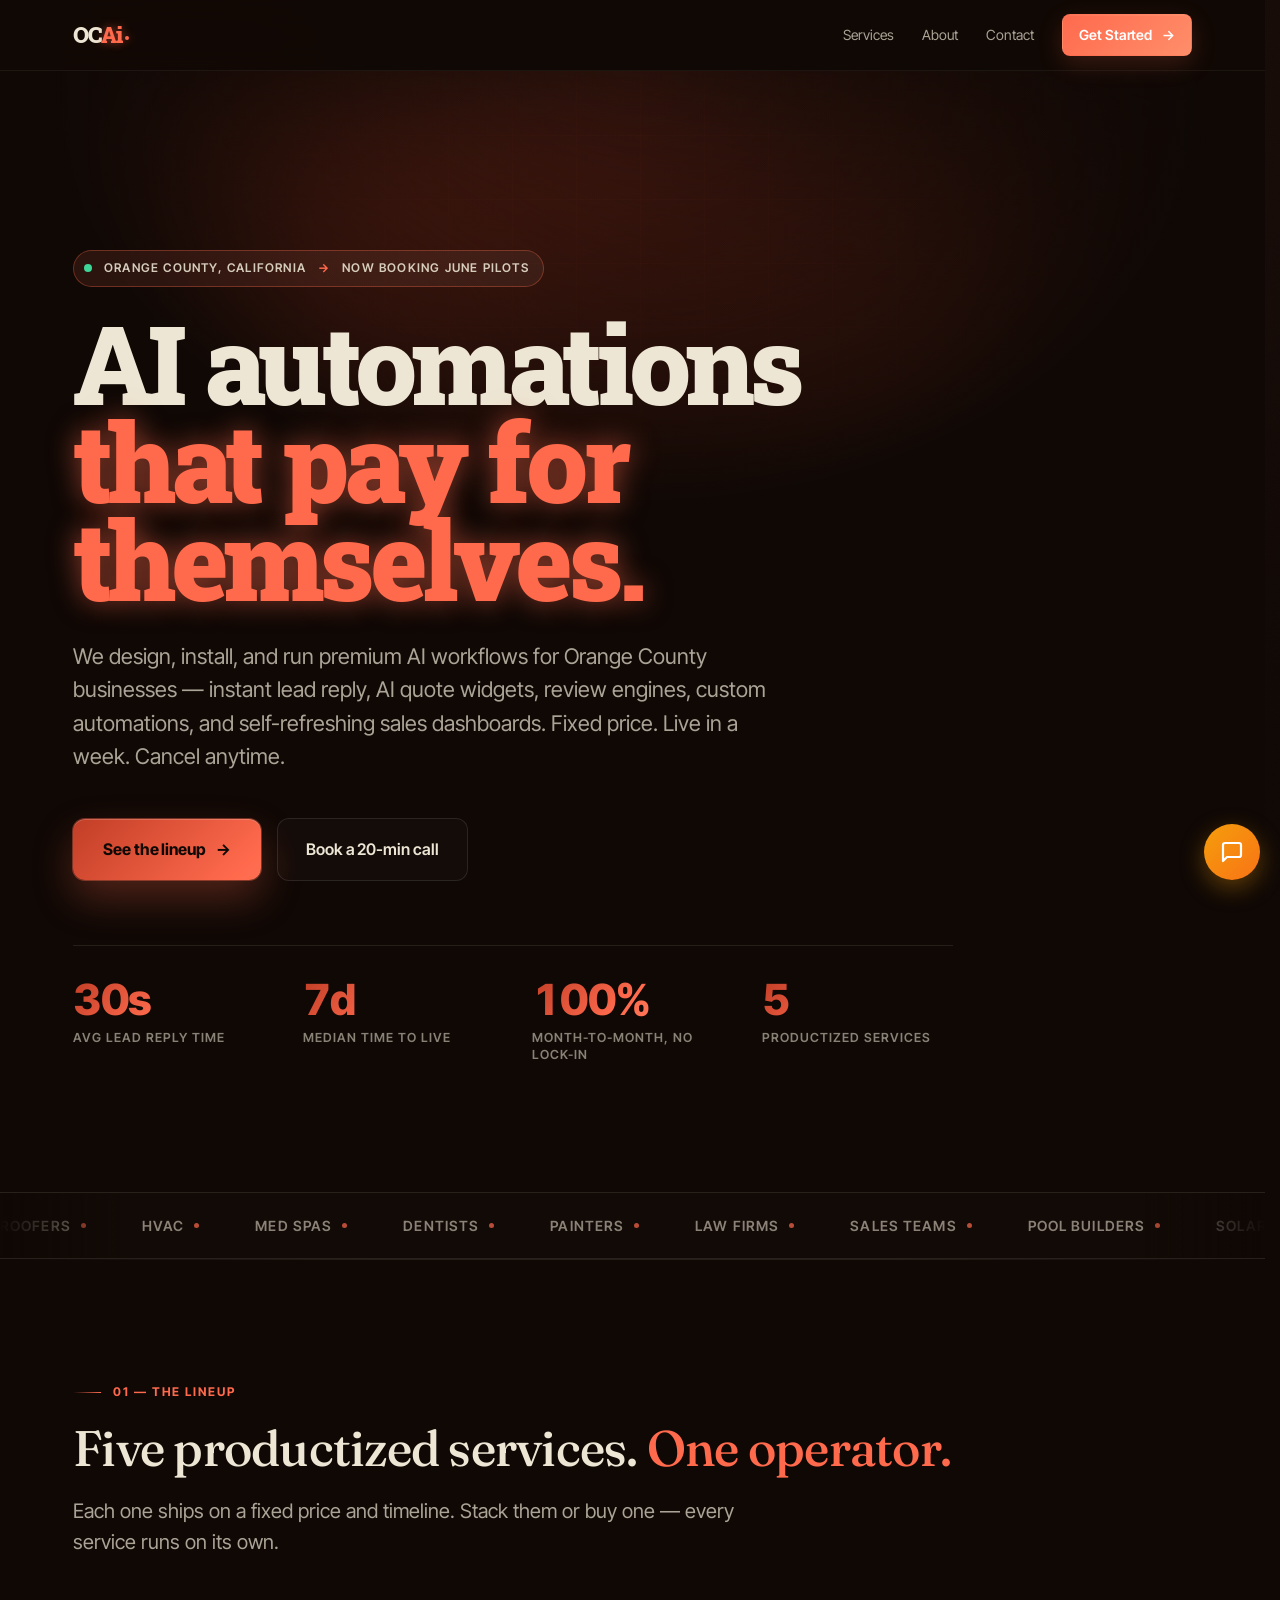
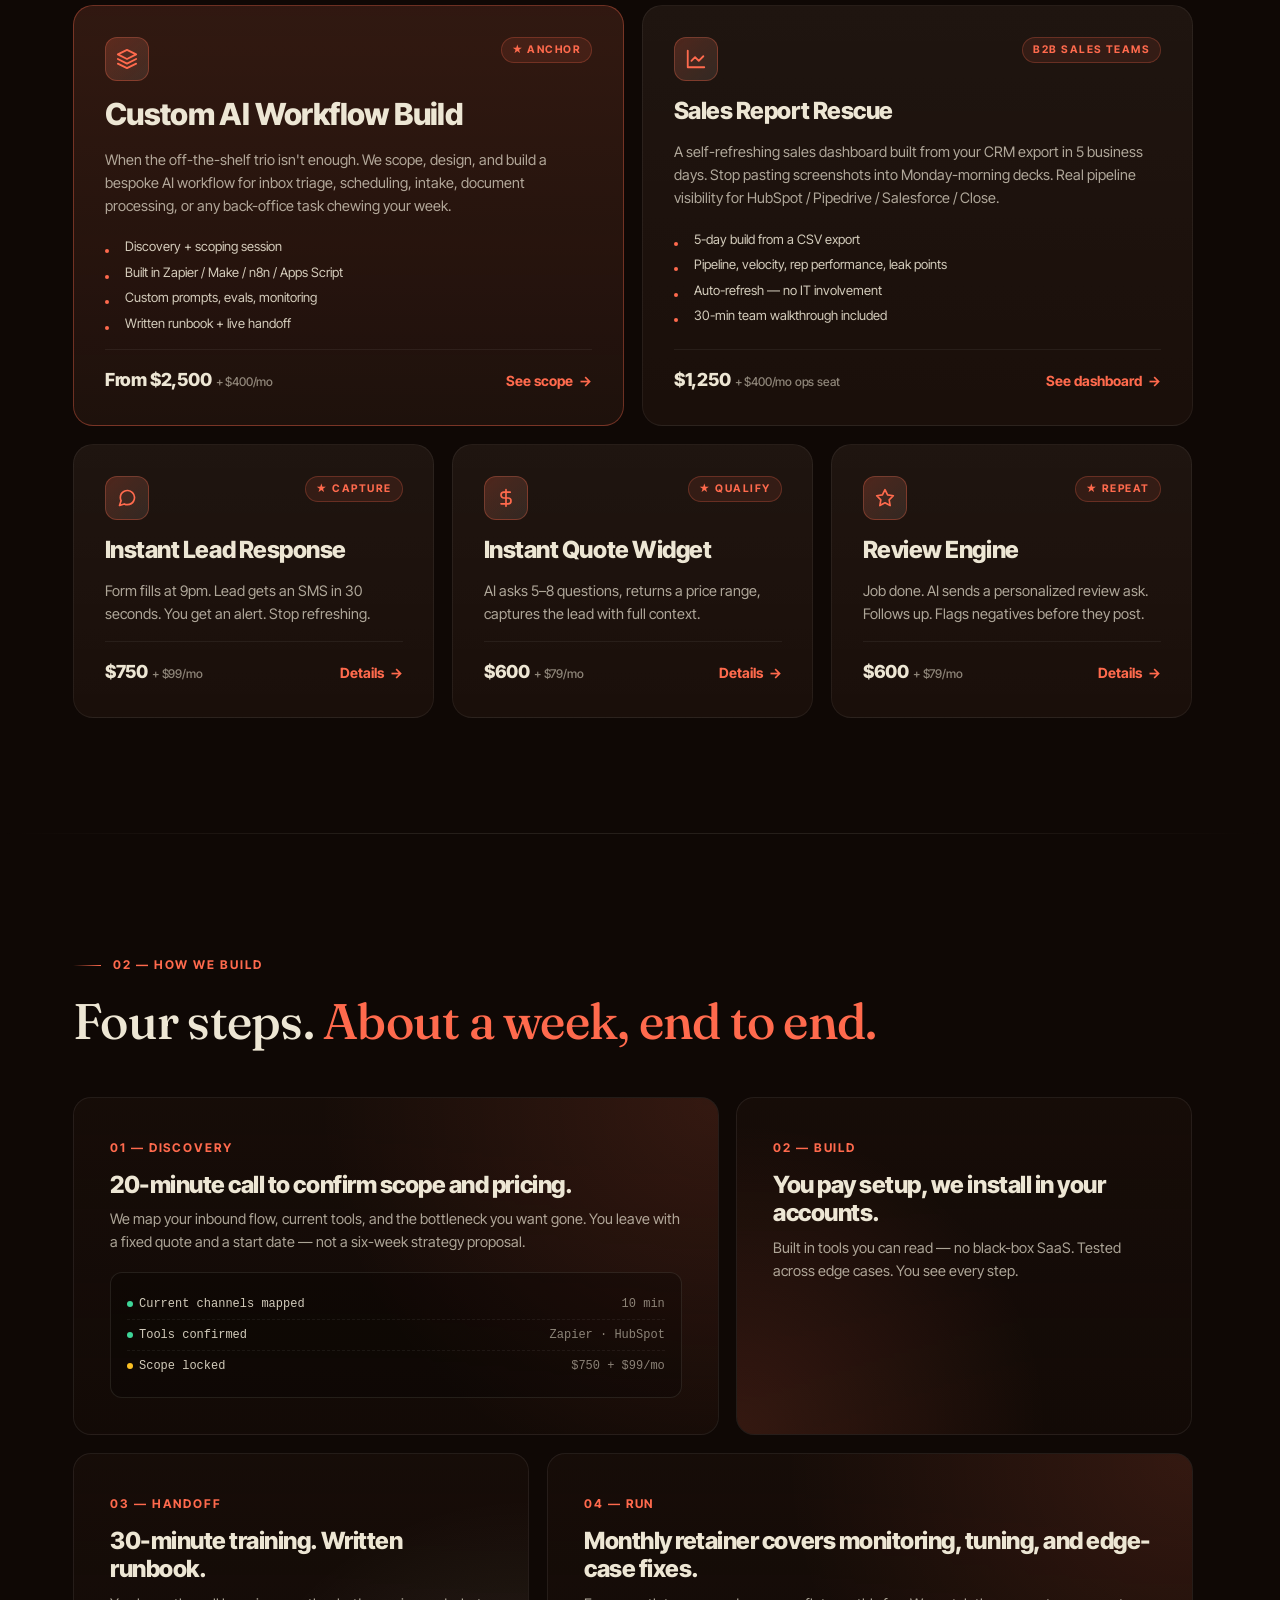
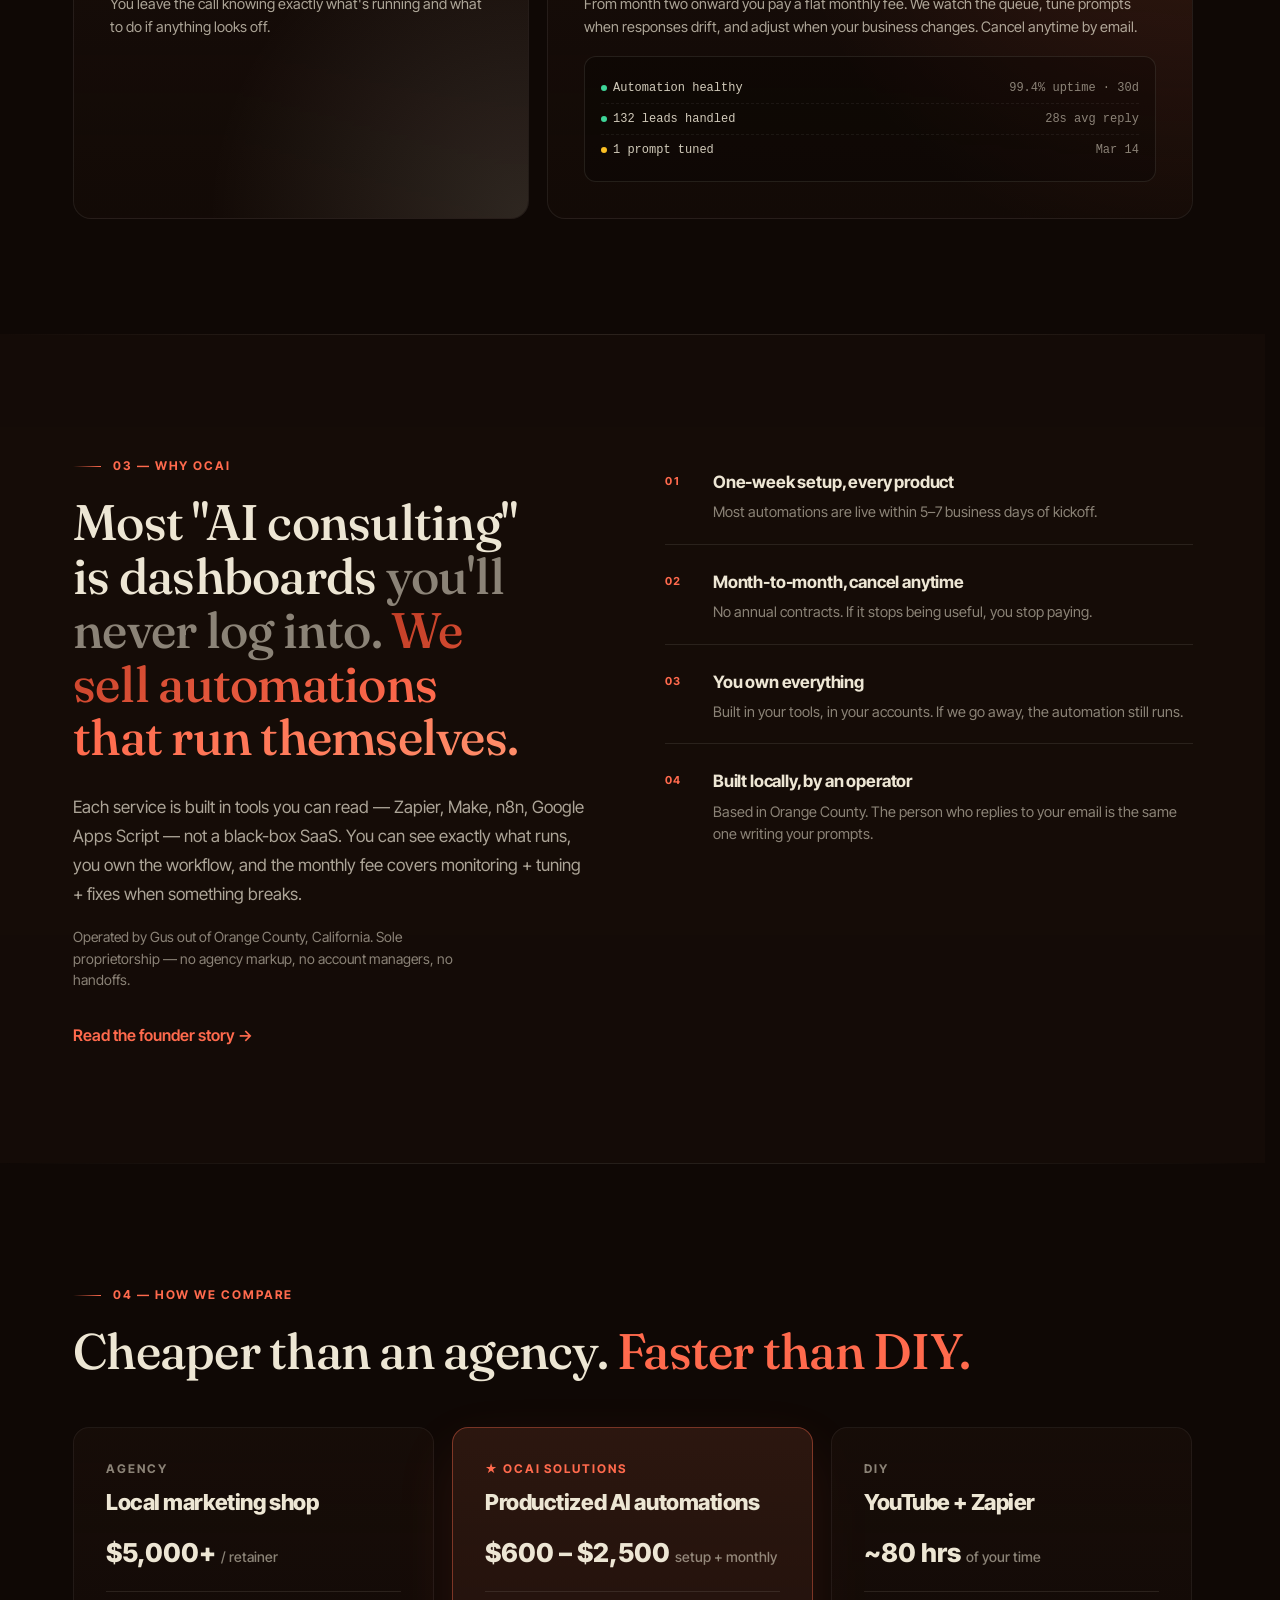
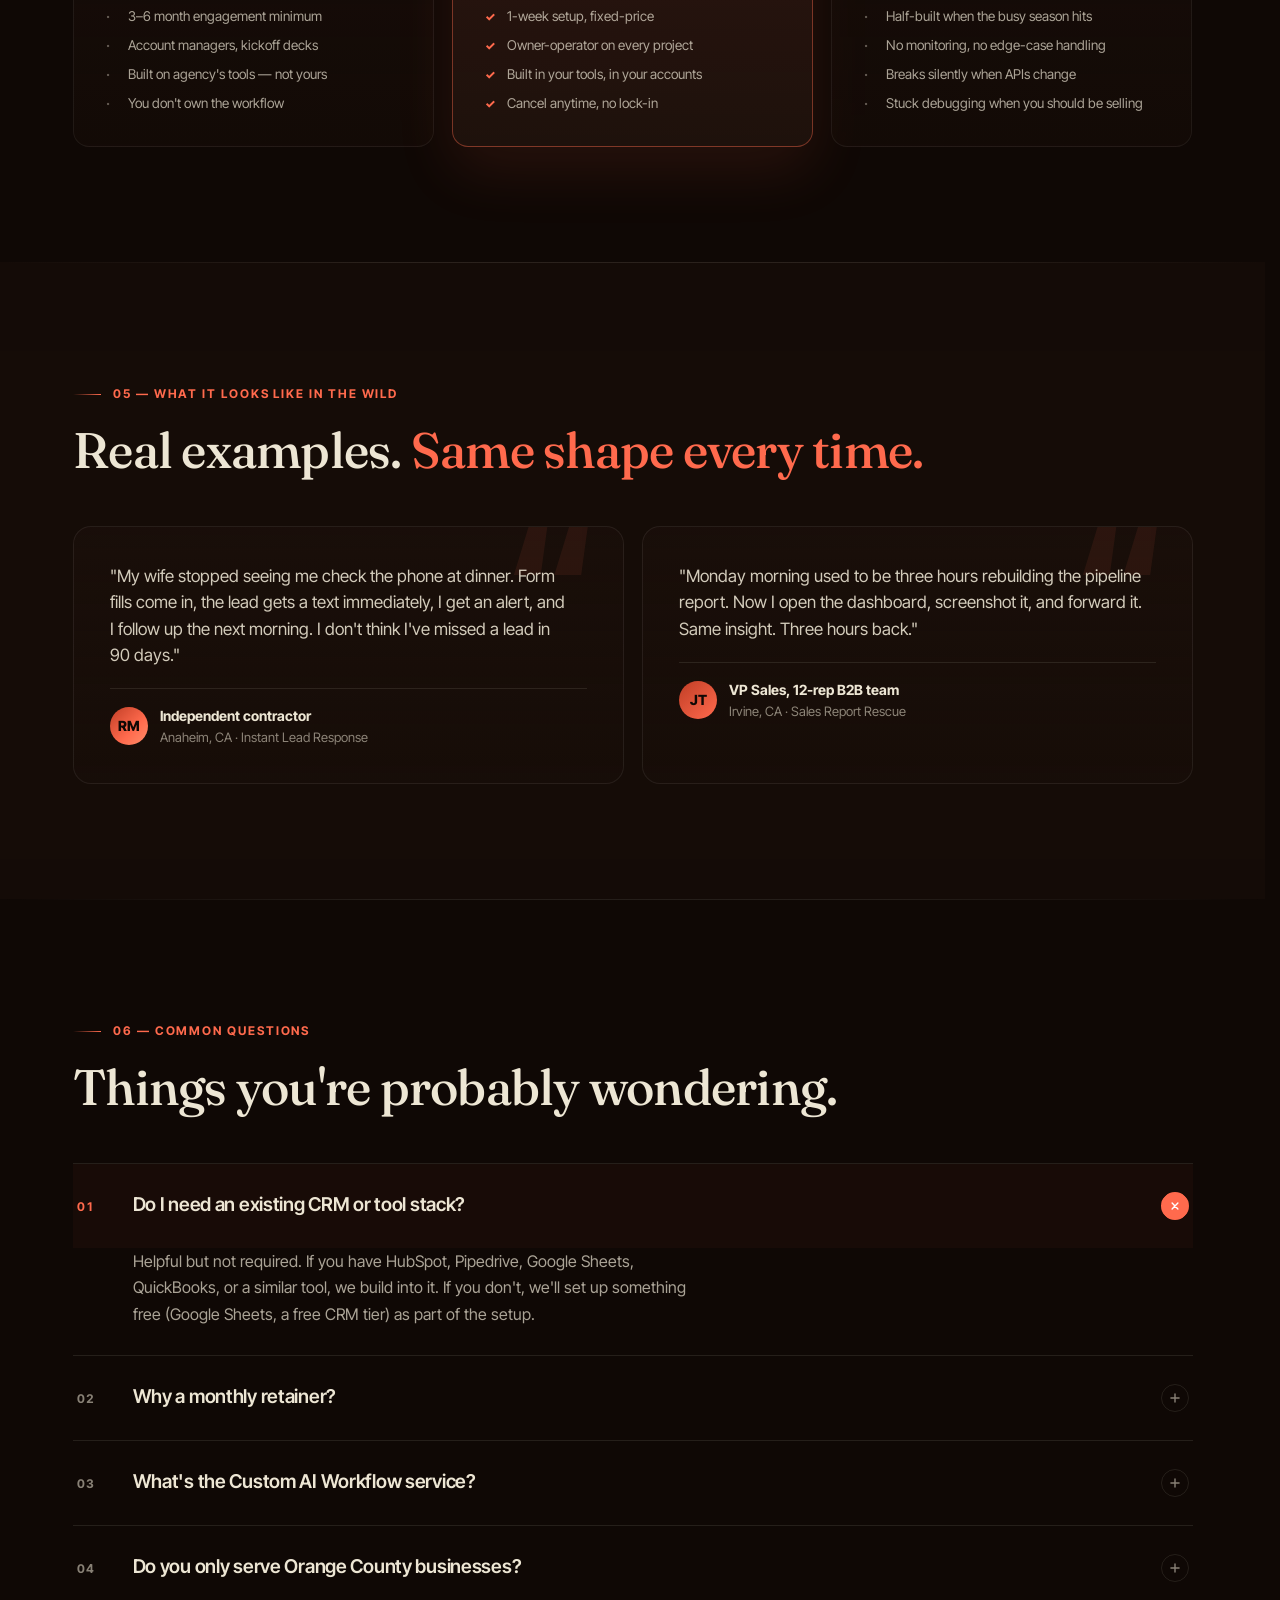
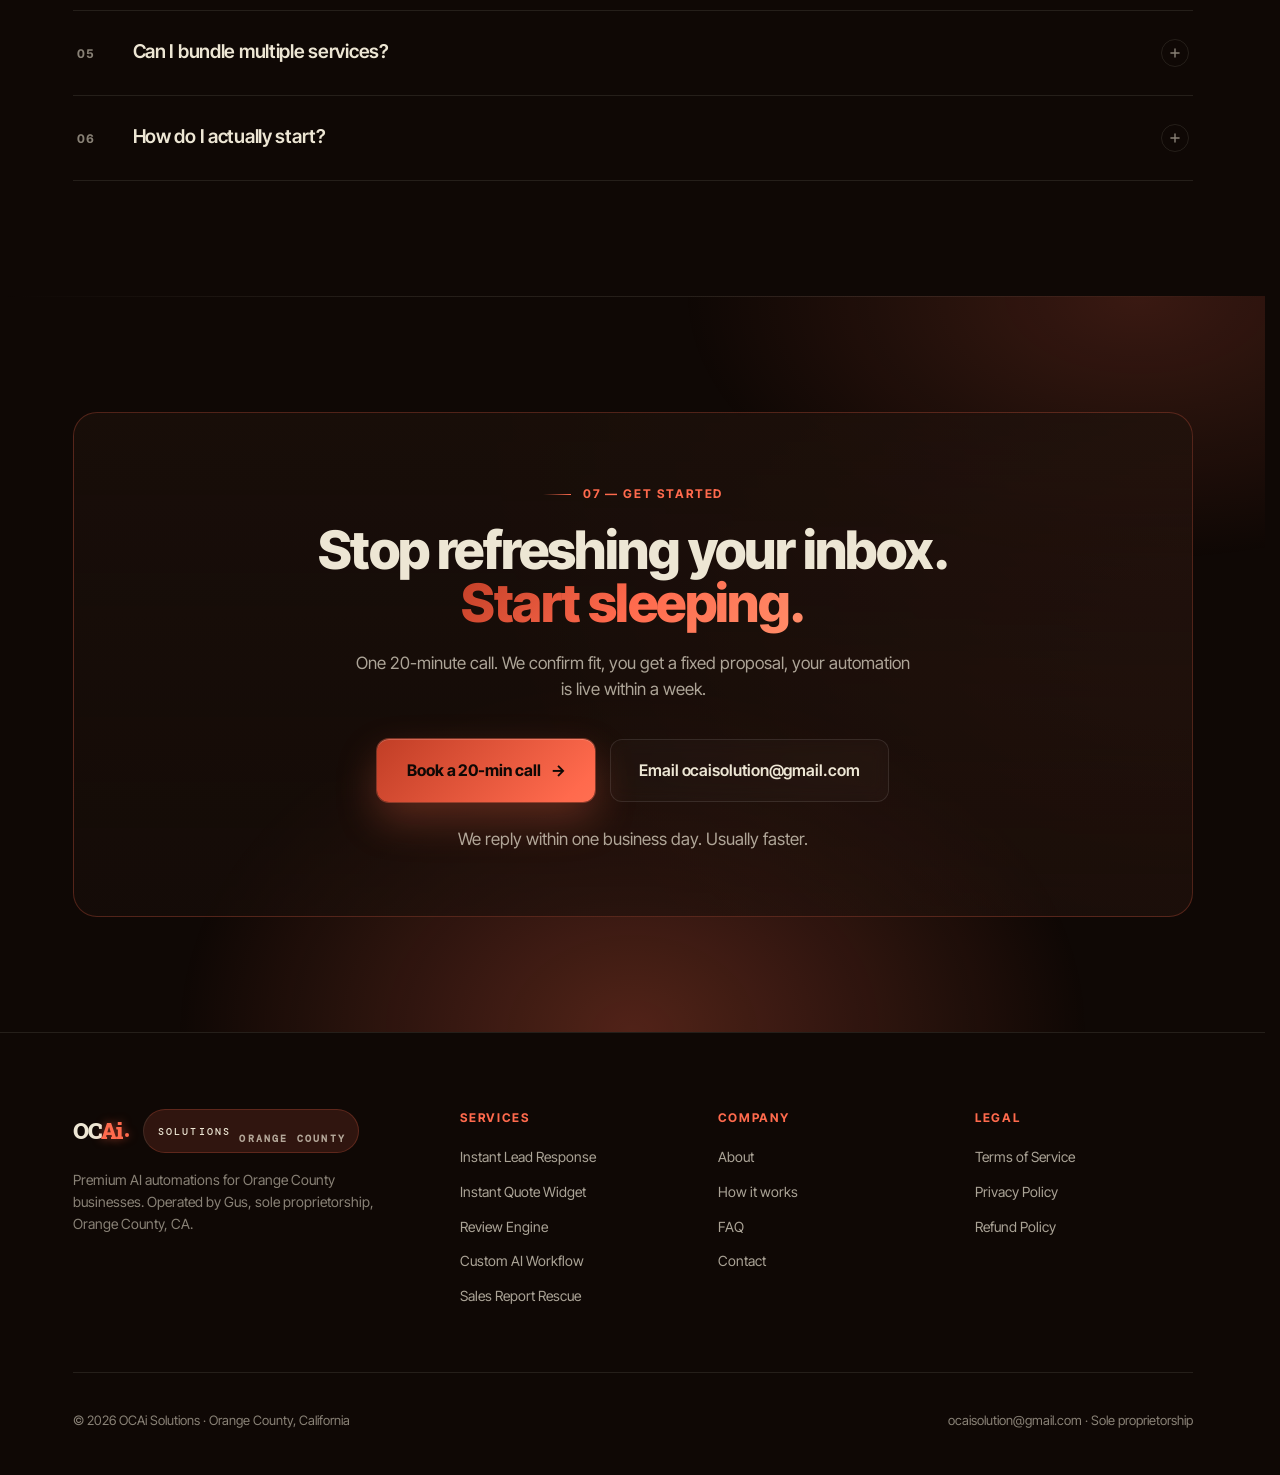
<file: index.html>
<!doctype html>
<html lang="en">
<head>
<meta charset="utf-8">
<meta name="viewport" content="width=device-width, initial-scale=1">
<title>OCAi Solutions — Premium AI automations for Orange County businesses</title>
<meta name="description" content="OCAi Solutions designs and ships AI automations for Orange County businesses. Instant lead response, AI quote widgets, review engines, custom workflow builds, and self-refreshing sales dashboards. Fixed price, fixed timeline, cancel anytime.">
<meta name="theme-color" content="#0F0805">
<meta property="og:type" content="website">
<meta property="og:site_name" content="OCAi Solutions">
<meta property="og:title" content="OCAi Solutions — Premium AI automations for Orange County businesses">
<meta property="og:description" content="Productized AI automations built by an Orange County operator. Fixed price. One-week setup. Cancel anytime.">
<meta property="og:url" content="https://ocaisolutions.com/">
<meta name="twitter:card" content="summary_large_image">
<meta name="twitter:title" content="OCAi Solutions — Premium AI automations for Orange County businesses">
<meta name="twitter:description" content="Productized AI automations built by an Orange County operator. Fixed price. One-week setup. Cancel anytime.">
<link rel="icon" href="favicon.svg">
<link rel="preconnect" href="https://fonts.googleapis.com">
<link rel="preconnect" href="https://fonts.gstatic.com" crossorigin>
<link href="https://fonts.googleapis.com/css2?family=DM+Mono:wght@400;500&family=Fraunces:ital,opsz,wght@0,9..144,400;0,9..144,500;0,9..144,600;1,9..144,500&family=Inter+Tight:wght@400;500;600;700&family=Roboto+Slab:wght@500;700;900&display=swap" rel="stylesheet">
<link rel="stylesheet" href="styles.css">

<script type="application/ld+json">
{
  "@context": "https://schema.org",
  "@type": "ProfessionalService",
  "name": "OCAi Solutions",
  "alternateName": "OCAi",
  "description": "Productized AI automation agency for Orange County businesses. Services include Instant Lead Response, Instant Quote Widget, Review Engine, Custom AI Workflow builds, and Sales Report Rescue.",
  "url": "https://ocaisolutions.com",
  "email": "ocaisolution@gmail.com",
  "priceRange": "$600 – $2,500+",
  "areaServed": {"@type": "AdministrativeArea", "name": "Orange County, California"},
  "address": {"@type": "PostalAddress", "addressRegion": "CA", "addressCountry": "US"},
  "hasOfferCatalog": {
    "@type": "OfferCatalog",
    "name": "AI Automation Services",
    "itemListElement": [
      {"@type": "Offer", "itemOffered": {"@type": "Service", "name": "Instant Lead Response", "description": "Form fill triggers instant SMS to lead and owner, logs to CRM. $750 setup + $99/mo."}},
      {"@type": "Offer", "itemOffered": {"@type": "Service", "name": "Instant Quote Widget", "description": "AI returns a price range to visitors and captures the lead. $600 setup + $79/mo."}},
      {"@type": "Offer", "itemOffered": {"@type": "Service", "name": "Review Engine", "description": "Automated personalized review requests with follow-up + negative-review early warning. $600 setup + $79/mo."}},
      {"@type": "Offer", "itemOffered": {"@type": "Service", "name": "Custom AI Workflow", "description": "Bespoke AI workflow build for inbox triage, scheduling, intake, ops automation. From $2,500 setup + $400/mo."}},
      {"@type": "Offer", "itemOffered": {"@type": "Service", "name": "Sales Report Rescue", "description": "5-day build of a self-refreshing sales dashboard from a CRM CSV export. $1,250 setup + $400/mo."}}
    ]
  }
}
</script>
</head>
<body>

<div class="scroll-progress" id="scrollProgress"></div>

<header class="site-header">
  <div class="header-row">
    <a href="/" class="lockup" aria-label="OCAi Solutions home">
      <span class="word"><span class="oc">OC</span><span class="ai">Ai</span><span class="dot"></span></span>
    </a>
    <nav class="nav" data-nav aria-label="Primary">
      <a href="services.html" class="nav-link">Services</a>
      <a href="about.html" class="nav-link">About</a>
      <a href="contact.html" class="nav-link">Contact</a>
      <a href="contact.html?service=lead-response" class="btn btn-gradient btn-sm nav-cta" data-magnetic data-magnetic-strength="0.18">Get Started <span class="arrow" aria-hidden="true">→</span></a>
    </nav>
    <button class="nav-toggle" data-nav-toggle aria-expanded="false" aria-label="Toggle navigation">
      <svg viewBox="0 0 24 24" fill="none" stroke="currentColor" stroke-width="2.2" stroke-linecap="round"><path d="M4 7h16M4 12h16M4 17h16"/></svg>
    </button>
  </div>
</header>

<!-- ============ HERO ============ -->
<section class="hero v2">
  <div class="aurora-wrap" aria-hidden="true">
    <canvas data-aurora></canvas>
    <div class="aurora-grid"></div>
    <div class="aurora-mask"></div>
  </div>

  <div class="container">
    <div data-reveal="fade">
      <span class="hero-kicker">
        <span class="live-dot"></span>
        Orange County, California
        <span class="arrow" aria-hidden="true">→</span>
        Now booking June pilots
      </span>
    </div>

    <h1 class="hero-display-v2" data-reveal>
      <span data-split>AI automations</span>
      <span class="gradient-text" data-split>that pay for themselves.</span>
    </h1>

    <p class="hero-sub-v2" data-reveal data-reveal-delay="100">
      We design, install, and run premium AI workflows for Orange County businesses — instant lead reply, AI quote widgets, review engines, custom automations, and self-refreshing sales dashboards. Fixed price. Live in a week. Cancel anytime.
    </p>

    <div class="hero-cta-row-v2" data-reveal data-reveal-delay="200">
      <a href="services.html" class="btn btn-premium" data-magnetic data-magnetic-strength="0.22">
        See the lineup <span class="arrow" aria-hidden="true">→</span>
      </a>
      <a href="contact.html?service=custom" class="btn btn-ghost-premium" data-magnetic data-magnetic-strength="0.15">
        Book a 20-min call
      </a>
    </div>

    <div class="hero-stats" data-reveal data-reveal-delay="320">
      <div class="stat">
        <div class="num"><span data-counter="30" data-counter-suffix="s">0</span></div>
        <div class="lbl">Avg lead reply time</div>
      </div>
      <div class="stat">
        <div class="num"><span data-counter="7" data-counter-suffix="d">0</span></div>
        <div class="lbl">Median time to live</div>
      </div>
      <div class="stat">
        <div class="num"><span data-counter="100" data-counter-suffix="%">0</span></div>
        <div class="lbl">Month-to-month, no lock-in</div>
      </div>
      <div class="stat">
        <div class="num"><span data-counter="5" data-counter-suffix="">0</span></div>
        <div class="lbl">Productized services</div>
      </div>
    </div>
  </div>
</section>

<!-- ============ MARQUEE ============ -->
<div class="marquee" aria-hidden="true">
  <div class="marquee-track">
    <span class="marquee-item">Roofers</span>
    <span class="marquee-item">HVAC</span>
    <span class="marquee-item">Med Spas</span>
    <span class="marquee-item">Dentists</span>
    <span class="marquee-item">Painters</span>
    <span class="marquee-item">Law Firms</span>
    <span class="marquee-item">Sales Teams</span>
    <span class="marquee-item">Pool Builders</span>
    <span class="marquee-item">Solar Installers</span>
    <span class="marquee-item">Landscapers</span>
    <span class="marquee-item">Contractors</span>
    <span class="marquee-item">Auto Detailers</span>
    <span class="marquee-item">Property Managers</span>
    <span class="marquee-item">Fitness Studios</span>
    <!-- duplicate for seamless loop -->
    <span class="marquee-item">Roofers</span>
    <span class="marquee-item">HVAC</span>
    <span class="marquee-item">Med Spas</span>
    <span class="marquee-item">Dentists</span>
    <span class="marquee-item">Painters</span>
    <span class="marquee-item">Law Firms</span>
    <span class="marquee-item">Sales Teams</span>
    <span class="marquee-item">Pool Builders</span>
    <span class="marquee-item">Solar Installers</span>
    <span class="marquee-item">Landscapers</span>
    <span class="marquee-item">Contractors</span>
    <span class="marquee-item">Auto Detailers</span>
    <span class="marquee-item">Property Managers</span>
    <span class="marquee-item">Fitness Studios</span>
  </div>
</div>

<!-- ============ PRODUCTS BENTO ============ -->
<section class="section v2" id="services">
  <div class="container">
    <div data-reveal>
      <span class="section-kicker">01 — The lineup</span>
      <h2 class="section-title">Five productized services. <em style="font-style:normal;color:var(--brand-400)">One operator.</em></h2>
      <p class="lead" style="margin-top:20px;max-width:60ch">Each one ships on a fixed price and timeline. Stack them or buy one — every service runs on its own.</p>
    </div>

    <div class="product-grid" style="margin-top:48px">

      <!-- Featured: Custom AI Workflow -->
      <a href="services.html#custom-workflow" class="product-card feature span-3-tall" data-reveal data-spotlight>
        <div class="pc-head">
          <span class="pc-icon">
            <svg width="22" height="22" viewBox="0 0 24 24" fill="none" stroke="currentColor" stroke-width="2" stroke-linecap="round" stroke-linejoin="round"><path d="M12 2L2 7l10 5 10-5-10-5z"/><path d="M2 17l10 5 10-5"/><path d="M2 12l10 5 10-5"/></svg>
          </span>
          <span class="pc-tag">★ Anchor</span>
        </div>
        <h3>Custom AI Workflow Build</h3>
        <p class="pc-line">When the off-the-shelf trio isn't enough. We scope, design, and build a bespoke AI workflow for inbox triage, scheduling, intake, document processing, or any back-office task chewing your week.</p>
        <ul class="pc-features">
          <li>Discovery + scoping session</li>
          <li>Built in Zapier / Make / n8n / Apps Script</li>
          <li>Custom prompts, evals, monitoring</li>
          <li>Written runbook + live handoff</li>
        </ul>
        <div class="pc-foot">
          <span class="pc-price">From $2,500<span class="mo">+ $400/mo</span></span>
          <span class="pc-cta">See scope <span aria-hidden="true">→</span></span>
        </div>
      </a>

      <!-- Sales Report Rescue -->
      <a href="services.html#sales-report-rescue" class="product-card span-3-tall" data-reveal data-reveal-delay="80" data-spotlight>
        <div class="pc-head">
          <span class="pc-icon">
            <svg width="22" height="22" viewBox="0 0 24 24" fill="none" stroke="currentColor" stroke-width="2" stroke-linecap="round" stroke-linejoin="round"><path d="M3 3v18h18"/><path d="M7 14l4-4 4 4 5-5"/></svg>
          </span>
          <span class="pc-tag">B2B Sales Teams</span>
        </div>
        <h3>Sales Report Rescue</h3>
        <p class="pc-line">A self-refreshing sales dashboard built from your CRM export in 5 business days. Stop pasting screenshots into Monday-morning decks. Real pipeline visibility for HubSpot / Pipedrive / Salesforce / Close.</p>
        <ul class="pc-features">
          <li>5-day build from a CSV export</li>
          <li>Pipeline, velocity, rep performance, leak points</li>
          <li>Auto-refresh — no IT involvement</li>
          <li>30-min team walkthrough included</li>
        </ul>
        <div class="pc-foot">
          <span class="pc-price">$1,250<span class="mo">+ $400/mo ops seat</span></span>
          <span class="pc-cta">See dashboard <span aria-hidden="true">→</span></span>
        </div>
      </a>

      <!-- Instant Lead Response -->
      <a href="services.html#lead-response" class="product-card span-2" data-reveal data-spotlight>
        <div class="pc-head">
          <span class="pc-icon">
            <svg width="20" height="20" viewBox="0 0 24 24" fill="none" stroke="currentColor" stroke-width="2" stroke-linecap="round" stroke-linejoin="round"><path d="M21 11.5a8.38 8.38 0 0 1-.9 3.8 8.5 8.5 0 0 1-7.6 4.7 8.38 8.38 0 0 1-3.8-.9L3 21l1.9-5.7a8.38 8.38 0 0 1-.9-3.8 8.5 8.5 0 0 1 4.7-7.6 8.38 8.38 0 0 1 3.8-.9h.5a8.48 8.48 0 0 1 8 8v.5z"/></svg>
          </span>
          <span class="pc-tag">★ Capture</span>
        </div>
        <h3>Instant Lead Response</h3>
        <p class="pc-line">Form fills at 9pm. Lead gets an SMS in 30 seconds. You get an alert. Stop refreshing.</p>
        <div class="pc-foot">
          <span class="pc-price">$750<span class="mo">+ $99/mo</span></span>
          <span class="pc-cta">Details <span aria-hidden="true">→</span></span>
        </div>
      </a>

      <!-- Instant Quote Widget -->
      <a href="services.html#quote-widget" class="product-card span-2" data-reveal data-reveal-delay="60" data-spotlight>
        <div class="pc-head">
          <span class="pc-icon">
            <svg width="20" height="20" viewBox="0 0 24 24" fill="none" stroke="currentColor" stroke-width="2" stroke-linecap="round" stroke-linejoin="round"><path d="M12 2v20M17 5H9.5a3.5 3.5 0 0 0 0 7h5a3.5 3.5 0 0 1 0 7H6"/></svg>
          </span>
          <span class="pc-tag">★ Qualify</span>
        </div>
        <h3>Instant Quote Widget</h3>
        <p class="pc-line">AI asks 5–8 questions, returns a price range, captures the lead with full context.</p>
        <div class="pc-foot">
          <span class="pc-price">$600<span class="mo">+ $79/mo</span></span>
          <span class="pc-cta">Details <span aria-hidden="true">→</span></span>
        </div>
      </a>

      <!-- Review Engine -->
      <a href="services.html#reviews" class="product-card span-2" data-reveal data-reveal-delay="120" data-spotlight>
        <div class="pc-head">
          <span class="pc-icon">
            <svg width="20" height="20" viewBox="0 0 24 24" fill="none" stroke="currentColor" stroke-width="2" stroke-linecap="round" stroke-linejoin="round"><polygon points="12 2 15.09 8.26 22 9.27 17 14.14 18.18 21.02 12 17.77 5.82 21.02 7 14.14 2 9.27 8.91 8.26 12 2"/></svg>
          </span>
          <span class="pc-tag">★ Repeat</span>
        </div>
        <h3>Review Engine</h3>
        <p class="pc-line">Job done. AI sends a personalized review ask. Follows up. Flags negatives before they post.</p>
        <div class="pc-foot">
          <span class="pc-price">$600<span class="mo">+ $79/mo</span></span>
          <span class="pc-cta">Details <span aria-hidden="true">→</span></span>
        </div>
      </a>

    </div>
  </div>
</section>

<!-- ============ HOW WE BUILD (process bento) ============ -->
<section class="section v2" id="how">
  <div class="container">
    <div data-reveal>
      <span class="section-kicker">02 — How we build</span>
      <h2 class="section-title">Four steps. <em style="font-style:normal;color:var(--brand-400)">About a week, end to end.</em></h2>
    </div>

    <div class="process-bento" style="margin-top:48px">

      <div class="pb-cell span-7" data-reveal data-spotlight>
        <span class="pb-glow"></span>
        <span class="pb-num">01 — Discovery</span>
        <h3>20-minute call to confirm scope and pricing.</h3>
        <p>We map your inbound flow, current tools, and the bottleneck you want gone. You leave with a fixed quote and a start date — not a six-week strategy proposal.</p>
        <div class="pb-mock">
          <div class="row"><span><span class="dot ok"></span>Current channels mapped</span><span class="muted">10 min</span></div>
          <div class="row"><span><span class="dot ok"></span>Tools confirmed</span><span class="muted">Zapier · HubSpot</span></div>
          <div class="row"><span><span class="dot warn"></span>Scope locked</span><span class="muted">$750 + $99/mo</span></div>
        </div>
      </div>

      <div class="pb-cell span-5" data-reveal data-reveal-delay="100" data-spotlight>
        <span class="pb-glow cool"></span>
        <span class="pb-num">02 — Build</span>
        <h3>You pay setup, we install in your accounts.</h3>
        <p>Built in tools you can read — no black-box SaaS. Tested across edge cases. You see every step.</p>
      </div>

      <div class="pb-cell span-5" data-reveal data-spotlight>
        <span class="pb-glow cyan"></span>
        <span class="pb-num">03 — Handoff</span>
        <h3>30-minute training. Written runbook.</h3>
        <p>You leave the call knowing exactly what's running and what to do if anything looks off.</p>
      </div>

      <div class="pb-cell span-7" data-reveal data-reveal-delay="100" data-spotlight>
        <span class="pb-glow"></span>
        <span class="pb-num">04 — Run</span>
        <h3>Monthly retainer covers monitoring, tuning, and edge-case fixes.</h3>
        <p>From month two onward you pay a flat monthly fee. We watch the queue, tune prompts when responses drift, and adjust when your business changes. Cancel anytime by email.</p>
        <div class="pb-mock">
          <div class="row"><span><span class="dot ok"></span>Automation healthy</span><span class="muted">99.4% uptime · 30d</span></div>
          <div class="row"><span><span class="dot ok"></span>132 leads handled</span><span class="muted">28s avg reply</span></div>
          <div class="row"><span><span class="dot warn"></span>1 prompt tuned</span><span class="muted">Mar 14</span></div>
        </div>
      </div>

    </div>
  </div>
</section>

<!-- ============ WHY OCAi ============ -->
<section class="section v2 section-soft" id="why">
  <div class="container">
    <div class="trust-grid">
      <div data-reveal>
        <span class="section-kicker">03 — Why OCAi</span>
        <h2 class="section-title">Most "AI consulting" is dashboards <span style="color:var(--fg-mute)">you'll never log into.</span> <em style="font-style:normal;background:var(--grad-warm);-webkit-background-clip:text;background-clip:text;-webkit-text-fill-color:transparent">We sell automations that run themselves.</em></h2>
        <p class="body" style="margin-top:28px;font-size:17px;max-width:52ch">
          Each service is built in tools you can read — Zapier, Make, n8n, Google Apps Script — not a black-box SaaS. You can see exactly what runs, you own the workflow, and the monthly fee covers monitoring + tuning + fixes when something breaks.
        </p>
        <p class="muted small" style="margin-top:16px;max-width:52ch">
          Operated by Gus out of Orange County, California. Sole proprietorship — no agency markup, no account managers, no handoffs.
        </p>
        <div style="margin-top:32px">
          <a href="about.html" class="link-fancy">Read the founder story →</a>
        </div>
      </div>

      <ul class="trust-list" data-reveal="right">
        <li><span class="ix">01</span><div><p class="t">One-week setup, every product</p><p class="b">Most automations are live within 5–7 business days of kickoff.</p></div></li>
        <li><span class="ix">02</span><div><p class="t">Month-to-month, cancel anytime</p><p class="b">No annual contracts. If it stops being useful, you stop paying.</p></div></li>
        <li><span class="ix">03</span><div><p class="t">You own everything</p><p class="b">Built in your tools, in your accounts. If we go away, the automation still runs.</p></div></li>
        <li><span class="ix">04</span><div><p class="t">Built locally, by an operator</p><p class="b">Based in Orange County. The person who replies to your email is the same one writing your prompts.</p></div></li>
      </ul>
    </div>
  </div>
</section>

<!-- ============ COMPARISON STRIP ============ -->
<section class="section v2">
  <div class="container">
    <div data-reveal>
      <span class="section-kicker">04 — How we compare</span>
      <h2 class="section-title">Cheaper than an agency. <em style="font-style:normal;color:var(--brand-400)">Faster than DIY.</em></h2>
    </div>

    <div class="compare-strip">
      <div class="compare-cell" data-reveal data-spotlight>
        <h4>Agency</h4>
        <div class="ptitle">Local marketing shop</div>
        <div class="pprice">$5,000+ <span style="font-size:14px;color:var(--fg-mute);font-weight:500">/ retainer</span></div>
        <ul>
          <li>3–6 month engagement minimum</li>
          <li>Account managers, kickoff decks</li>
          <li>Built on agency's tools — not yours</li>
          <li>You don't own the workflow</li>
        </ul>
      </div>
      <div class="compare-cell win" data-reveal data-reveal-delay="100" data-spotlight>
        <h4>★ OCAi Solutions</h4>
        <div class="ptitle">Productized AI automations</div>
        <div class="pprice">$600 – $2,500 <span style="font-size:14px;color:var(--fg-mute);font-weight:500">setup + monthly</span></div>
        <ul>
          <li>1-week setup, fixed-price</li>
          <li>Owner-operator on every project</li>
          <li>Built in your tools, in your accounts</li>
          <li>Cancel anytime, no lock-in</li>
        </ul>
      </div>
      <div class="compare-cell" data-reveal data-reveal-delay="200" data-spotlight>
        <h4>DIY</h4>
        <div class="ptitle">YouTube + Zapier</div>
        <div class="pprice">~80 hrs <span style="font-size:14px;color:var(--fg-mute);font-weight:500">of your time</span></div>
        <ul>
          <li>Half-built when the busy season hits</li>
          <li>No monitoring, no edge-case handling</li>
          <li>Breaks silently when APIs change</li>
          <li>Stuck debugging when you should be selling</li>
        </ul>
      </div>
    </div>
  </div>
</section>

<!-- ============ TESTIMONIAL / EXAMPLE ============ -->
<section class="section v2 section-soft">
  <div class="container">
    <div data-reveal>
      <span class="section-kicker">05 — What it looks like in the wild</span>
      <h2 class="section-title">Real examples. <em style="font-style:normal;color:var(--brand-400)">Same shape every time.</em></h2>
    </div>

    <div class="quote-grid" style="margin-top:48px">
      <div class="quote-card" data-reveal data-spotlight>
        <p>"My wife stopped seeing me check the phone at dinner. Form fills come in, the lead gets a text immediately, I get an alert, and I follow up the next morning. I don't think I've missed a lead in 90 days."</p>
        <div class="author">
          <span class="avatar">RM</span>
          <div><div class="name">Independent contractor</div><div class="role">Anaheim, CA · Instant Lead Response</div></div>
        </div>
      </div>

      <div class="quote-card" data-reveal data-reveal-delay="100" data-spotlight>
        <p>"Monday morning used to be three hours rebuilding the pipeline report. Now I open the dashboard, screenshot it, and forward it. Same insight. Three hours back."</p>
        <div class="author">
          <span class="avatar" style="background:linear-gradient(135deg, var(--coral-2), var(--coral))">JT</span>
          <div><div class="name">VP Sales, 12-rep B2B team</div><div class="role">Irvine, CA · Sales Report Rescue</div></div>
        </div>
      </div>
    </div>
  </div>
</section>

<!-- ============ FAQ ============ -->
<section class="section v2" id="faq">
  <div class="container">
    <div data-reveal>
      <span class="section-kicker">06 — Common questions</span>
      <h2 class="section-title">Things you're probably wondering.</h2>
    </div>

    <div class="faq-list" style="margin-top:48px">

      <details class="faq-item" open>
        <summary class="faq-summary">
          <span class="ix">01</span>
          <span class="q">Do I need an existing CRM or tool stack?</span>
          <span class="chev" aria-hidden="true"><svg width="14" height="14" viewBox="0 0 24 24" fill="none" stroke="currentColor" stroke-width="2.4" stroke-linecap="round"><path d="M12 5v14M5 12h14"/></svg></span>
        </summary>
        <div class="faq-body">
          <span class="ix-pad" aria-hidden="true"></span>
          <div class="a">Helpful but not required. If you have HubSpot, Pipedrive, Google Sheets, QuickBooks, or a similar tool, we build into it. If you don't, we'll set up something free (Google Sheets, a free CRM tier) as part of the setup.</div>
          <span class="pad-end" aria-hidden="true"></span>
        </div>
      </details>

      <details class="faq-item">
        <summary class="faq-summary">
          <span class="ix">02</span>
          <span class="q">Why a monthly retainer?</span>
          <span class="chev" aria-hidden="true"><svg width="14" height="14" viewBox="0 0 24 24" fill="none" stroke="currentColor" stroke-width="2.4" stroke-linecap="round"><path d="M12 5v14M5 12h14"/></svg></span>
        </summary>
        <div class="faq-body">
          <span class="ix-pad" aria-hidden="true"></span>
          <div class="a">Automations break. APIs change, your tools update, your business shifts. The retainer covers monitoring, edge-case fixes, prompt tuning when the AI's responses drift, and small adjustments you'll want over time. If you want a one-time install with no retainer, we can do that — just for 2× the setup fee.</div>
          <span class="pad-end" aria-hidden="true"></span>
        </div>
      </details>

      <details class="faq-item">
        <summary class="faq-summary">
          <span class="ix">03</span>
          <span class="q">What's the Custom AI Workflow service?</span>
          <span class="chev" aria-hidden="true"><svg width="14" height="14" viewBox="0 0 24 24" fill="none" stroke="currentColor" stroke-width="2.4" stroke-linecap="round"><path d="M12 5v14M5 12h14"/></svg></span>
        </summary>
        <div class="faq-body">
          <span class="ix-pad" aria-hidden="true"></span>
          <div class="a">When the three productized services don't fit, we build something custom. Common requests: inbox triage, scheduling automation, intake form to proposal, document extraction, AI receptionist, internal knowledge bot. Starts at $2,500 setup + $400/mo. Same fixed-scope, fixed-timeline format.</div>
          <span class="pad-end" aria-hidden="true"></span>
        </div>
      </details>

      <details class="faq-item">
        <summary class="faq-summary">
          <span class="ix">04</span>
          <span class="q">Do you only serve Orange County businesses?</span>
          <span class="chev" aria-hidden="true"><svg width="14" height="14" viewBox="0 0 24 24" fill="none" stroke="currentColor" stroke-width="2.4" stroke-linecap="round"><path d="M12 5v14M5 12h14"/></svg></span>
        </summary>
        <div class="faq-body">
          <span class="ix-pad" aria-hidden="true"></span>
          <div class="a">No — the work is fully remote and we've shipped to clients across the U.S. The "Orange County" framing is about where we're based and the kind of operator-led service you'll get, not who we'll serve.</div>
          <span class="pad-end" aria-hidden="true"></span>
        </div>
      </details>

      <details class="faq-item">
        <summary class="faq-summary">
          <span class="ix">05</span>
          <span class="q">Can I bundle multiple services?</span>
          <span class="chev" aria-hidden="true"><svg width="14" height="14" viewBox="0 0 24 24" fill="none" stroke="currentColor" stroke-width="2.4" stroke-linecap="round"><path d="M12 5v14M5 12h14"/></svg></span>
        </summary>
        <div class="faq-body">
          <span class="ix-pad" aria-hidden="true"></span>
          <div class="a">Yes — and we recommend it. Stack all three of the productized trio (Lead Response + Quote Widget + Review Engine) at setup and your combined price is $1,650 setup + $257/mo (vs $1,950 buying separately — $300 savings). Retainers stay separate so you can cancel any single service without losing the rest.</div>
          <span class="pad-end" aria-hidden="true"></span>
        </div>
      </details>

      <details class="faq-item">
        <summary class="faq-summary">
          <span class="ix">06</span>
          <span class="q">How do I actually start?</span>
          <span class="chev" aria-hidden="true"><svg width="14" height="14" viewBox="0 0 24 24" fill="none" stroke="currentColor" stroke-width="2.4" stroke-linecap="round"><path d="M12 5v14M5 12h14"/></svg></span>
        </summary>
        <div class="faq-body">
          <span class="ix-pad" aria-hidden="true"></span>
          <div class="a">Email <a href="mailto:ocaisolution@gmail.com?subject=OCAi%20setup">ocaisolution@gmail.com</a> or use the <a href="contact.html">contact form</a>. We reply within one business day to schedule a 20-min discovery call. After that you get a written proposal with fixed scope and timeline.</div>
          <span class="pad-end" aria-hidden="true"></span>
        </div>
      </details>

    </div>
  </div>
</section>

<!-- ============ FINAL CTA ============ -->
<section class="section v2 final-cta v2" id="cta">
  <div class="glow" aria-hidden="true"></div>
  <div class="container">
    <div class="cta-card-v2" data-reveal data-spotlight>
      <span class="section-kicker" style="justify-content:center">07 — Get started</span>
      <h2>
        Stop refreshing your inbox.
        <br/>
        <em>Start sleeping.</em>
      </h2>
      <p>One 20-minute call. We confirm fit, you get a fixed proposal, your automation is live within a week.</p>
      <div class="cta-row-v2">
        <a href="contact.html" class="btn btn-premium" data-magnetic data-magnetic-strength="0.22">
          Book a 20-min call <span class="arrow" aria-hidden="true">→</span>
        </a>
        <a href="mailto:ocaisolution@gmail.com?subject=OCAi%20Solutions%20inquiry" class="btn btn-ghost-premium" data-magnetic data-magnetic-strength="0.15">
          Email ocaisolution@gmail.com
        </a>
      </div>
      <p class="muted small" style="margin-top:24px">We reply within one business day. Usually faster.</p>
    </div>
  </div>
</section>

<footer class="footer">
  <div class="container">
    <div class="footer-top">
      <div class="footer-brand">
        <a href="index.html" class="lockup">
          <span class="word"><span class="oc">OC</span><span class="ai">Ai</span><span class="dot"></span></span>
          <span class="tag"><b>Solutions</b><br>Orange County</span>
        </a>
        <p>Premium AI automations for Orange County businesses. Operated by Gus, sole proprietorship, Orange County, CA.</p>
      </div>
      <div class="footer-col">
        <h4>Services</h4>
        <ul>
          <li><a href="services.html#lead-response">Instant Lead Response</a></li>
          <li><a href="services.html#quote-widget">Instant Quote Widget</a></li>
          <li><a href="services.html#reviews">Review Engine</a></li>
          <li><a href="services.html#custom-workflow">Custom AI Workflow</a></li>
          <li><a href="services.html#sales-report-rescue">Sales Report Rescue</a></li>
        </ul>
      </div>
      <div class="footer-col">
        <h4>Company</h4>
        <ul>
          <li><a href="about.html">About</a></li>
          <li><a href="index.html#how">How it works</a></li>
          <li><a href="index.html#faq">FAQ</a></li>
          <li><a href="contact.html">Contact</a></li>
        </ul>
      </div>
      <div class="footer-col">
        <h4>Legal</h4>
        <ul>
          <li><a href="terms.html">Terms of Service</a></li>
          <li><a href="privacy.html">Privacy Policy</a></li>
          <li><a href="refund.html">Refund Policy</a></li>
        </ul>
      </div>
    </div>
    <div class="footer-bottom">
      <p>© <span id="year"></span> OCAi Solutions · Orange County, California</p>
      <p>ocaisolution@gmail.com · Sole proprietorship</p>
    </div>
  </div>
</footer>

<script>
  document.getElementById('year').textContent = new Date().getFullYear();
  // Scroll progress bar
  (function(){
    var bar = document.getElementById('scrollProgress');
    if (!bar) return;
    function update(){
      var sh = document.documentElement.scrollHeight - window.innerHeight;
      var p = sh > 0 ? (window.scrollY / sh) * 100 : 0;
      bar.style.width = p + '%';
    }
    window.addEventListener('scroll', update, { passive: true });
    update();
  })();
</script>
<script src="animations.js"></script>
<script src="chatbot.js"></script>
</body>
</html>
</file>
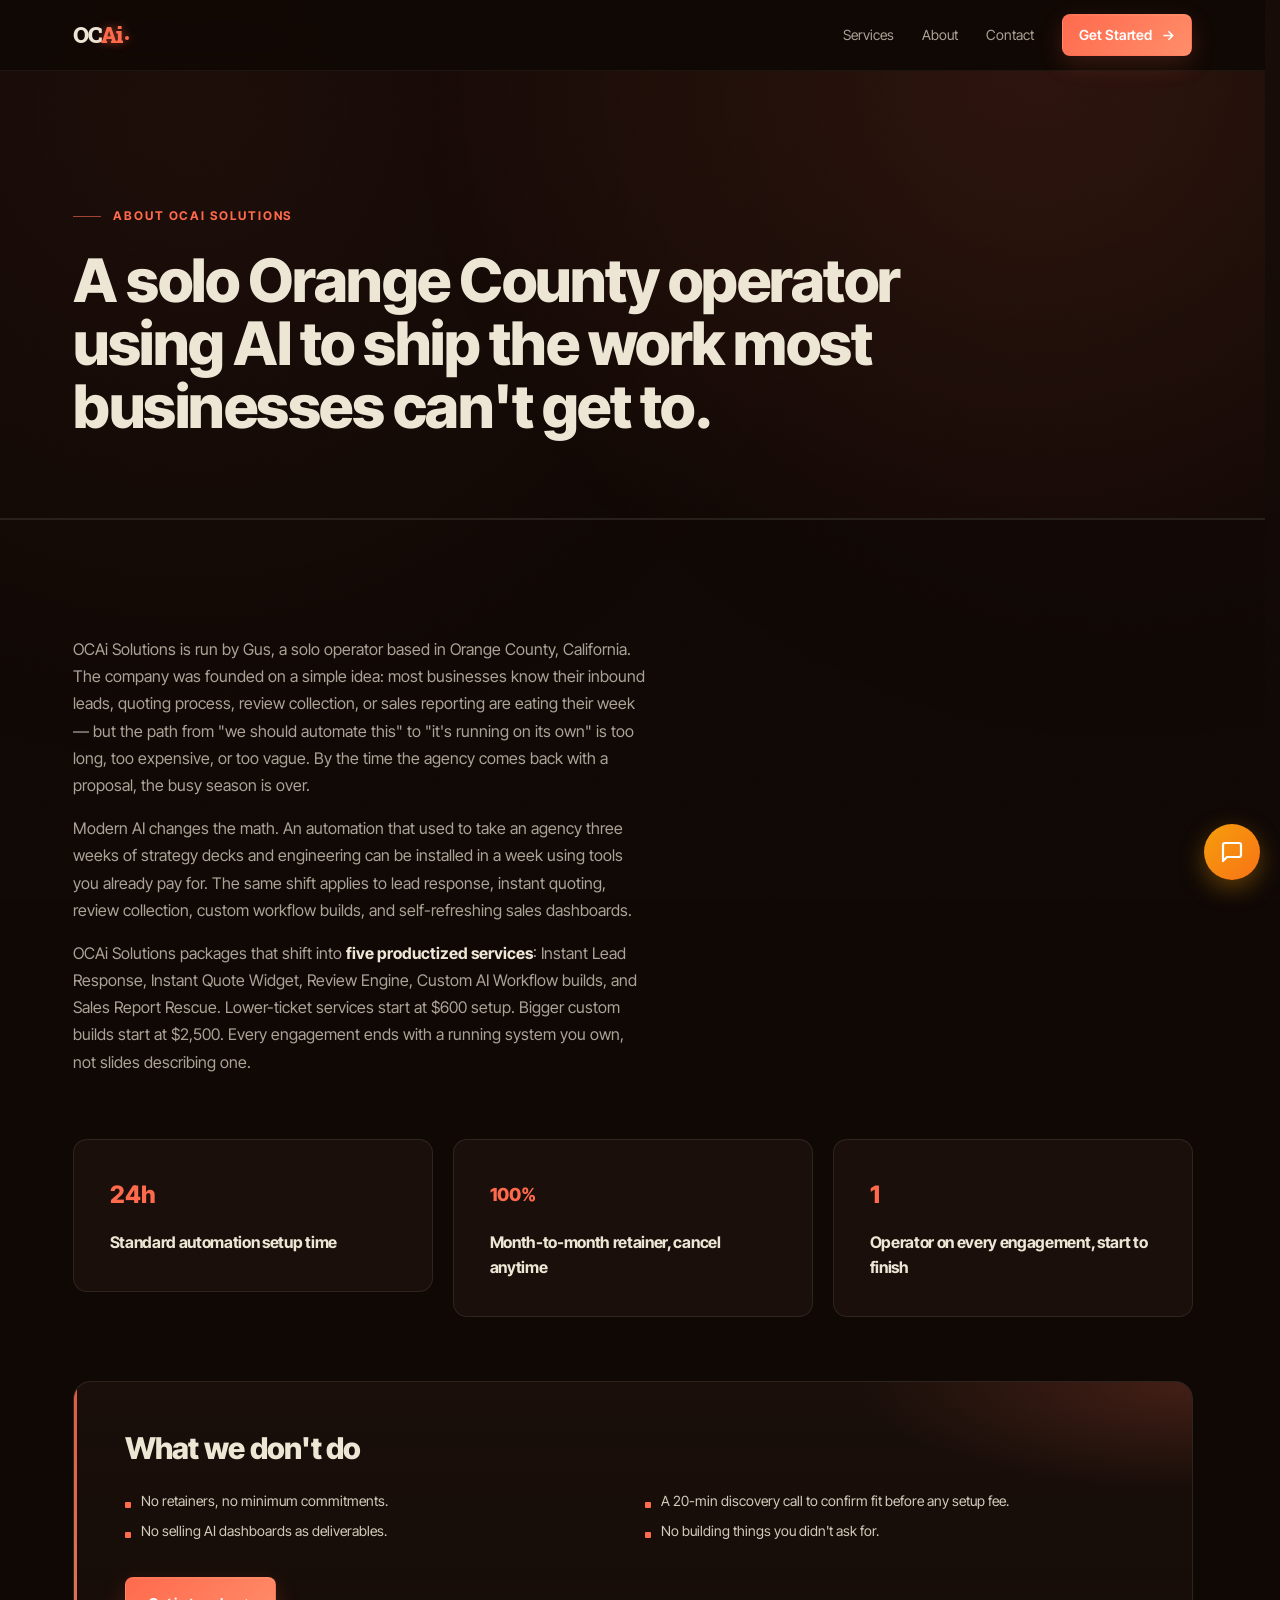
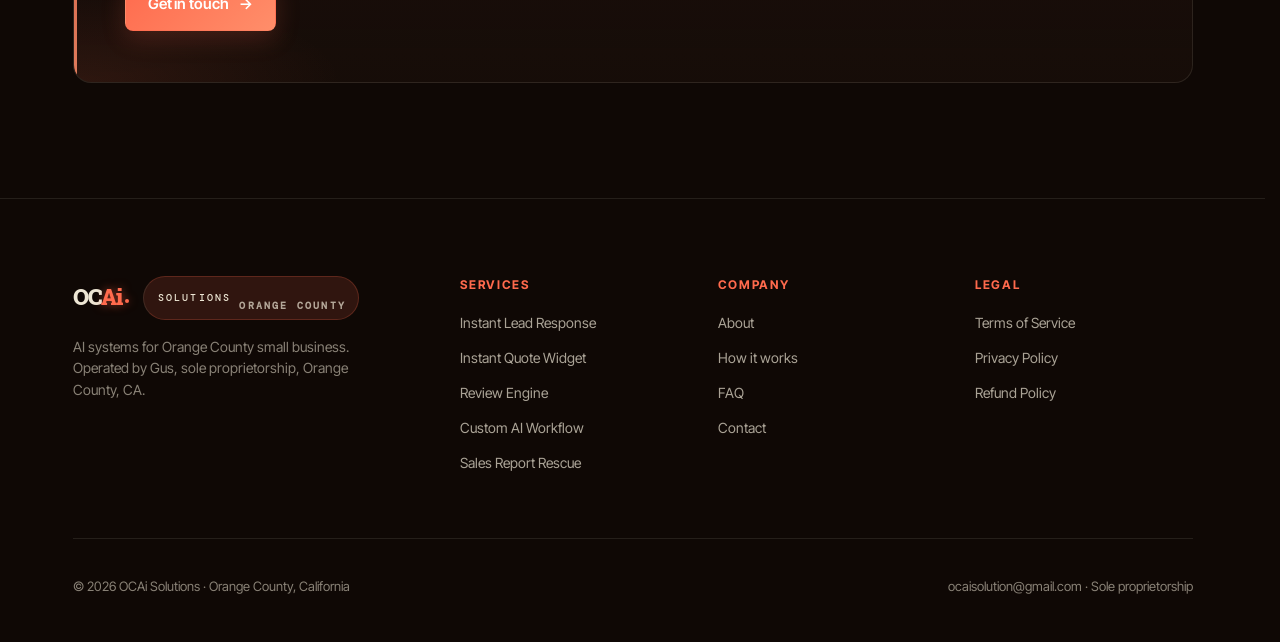
<file: about.html>
<!doctype html>
<html lang="en">
<head>
<meta charset="utf-8">
<meta name="viewport" content="width=device-width, initial-scale=1">
<title>About — OCAi Solutions</title>
<meta name="description" content="OCAi Solutions is run by Gus, a solo Orange County operator shipping productized AI automations for small businesses — Instant Lead Response, Quote Widget, Review Engine, and more.">
<meta property="og:type" content="website">
<meta property="og:site_name" content="OCAi Solutions">
<meta property="og:title" content="About — OCAi Solutions">
<meta property="og:description" content="OCAi Solutions is run by Gus, a solo Orange County operator shipping productized AI automations for small businesses — Instant Lead Response, Quote Widget, Review Engine, and more.">
<meta property="og:url" content="https://ocaisolutions.com/about.html">
<meta name="twitter:card" content="summary">
<meta name="twitter:title" content="About — OCAi Solutions">
<meta name="twitter:description" content="OCAi Solutions is run by Gus, a solo Orange County operator shipping productized AI automations for small businesses — Instant Lead Response, Quote Widget, Review Engine, and more.">
<link rel="icon" href="favicon.svg">
<link rel="preconnect" href="https://fonts.googleapis.com">
<link rel="preconnect" href="https://fonts.gstatic.com" crossorigin>
<link href="https://fonts.googleapis.com/css2?family=DM+Mono:wght@400;500&family=Fraunces:ital,opsz,wght@0,9..144,400;0,9..144,500;0,9..144,600;1,9..144,500&family=Inter+Tight:wght@400;500;600;700&family=Roboto+Slab:wght@500;700;900&display=swap" rel="stylesheet">
<link rel="stylesheet" href="styles.css">
</head>
<body>
<header class="site-header">
  <div class="header-row">
    <a href="index.html" class="lockup" aria-label="OCAi Solutions home">
      <span class="word"><span class="oc">OC</span><span class="ai">Ai</span><span class="dot"></span></span>
    </a>
    <nav class="nav" data-nav aria-label="Primary">
      <a href="services.html" class="nav-link">Services</a>
      <a href="about.html" class="nav-link">About</a>
      <a href="contact.html" class="nav-link">Contact</a>
      <a href="contact.html" class="btn btn-gradient btn-sm nav-cta" data-magnetic data-magnetic-strength="0.18">Get Started <span class="arrow" aria-hidden="true">→</span></a>
    </nav>
    <button class="nav-toggle" data-nav-toggle aria-expanded="false" aria-label="Toggle navigation">
      <svg viewBox="0 0 24 24" fill="none" stroke="currentColor" stroke-width="2.2" stroke-linecap="round"><path d="M4 7h16M4 12h16M4 17h16"/></svg>
    </button>
  </div>
</header>

<section class="page-hero">
  <div class="container">
    <span class="eyebrow-line" data-reveal>About OCAi Solutions</span>
    <h1 data-reveal>A solo Orange County operator using AI to ship the work most businesses can't get to.</h1>
  </div>
</section>

<section class="section">
  <div class="container">
    <div class="prose" style="max-width:64ch" data-reveal>
      <p>OCAi Solutions is run by Gus, a solo operator based in Orange County, California. The company was founded on a simple idea: most businesses know their inbound leads, quoting process, review collection, or sales reporting are eating their week — but the path from "we should automate this" to "it's running on its own" is too long, too expensive, or too vague. By the time the agency comes back with a proposal, the busy season is over.</p>

      <p>Modern AI changes the math. An automation that used to take an agency three weeks of strategy decks and engineering can be installed in a week using tools you already pay for. The same shift applies to lead response, instant quoting, review collection, custom workflow builds, and self-refreshing sales dashboards.</p>

      <p>OCAi Solutions packages that shift into <strong>five productized services</strong>: Instant Lead Response, Instant Quote Widget, Review Engine, Custom AI Workflow builds, and Sales Report Rescue. Lower-ticket services start at $600 setup. Bigger custom builds start at $2,500. Every engagement ends with a running system you own, not slides describing one.</p>
    </div>

    <div class="trust-grid" style="margin-top:64px;grid-template-columns:repeat(3,1fr);gap:20px">
      <div class="service-card" style="cursor:default">
        <div class="head"><span class="num-mark" style="font-size:24px;width:auto;background:transparent;color:var(--brand-400)">24h</span></div>
        <h3 style="font-size:16px">Standard automation setup time</h3>
      </div>
      <div class="service-card" style="cursor:default">
        <div class="head"><span class="num-mark" style="font-size:18px;width:auto;background:transparent;color:var(--brand-400)">100%</span></div>
        <h3 style="font-size:16px">Month-to-month retainer, cancel anytime</h3>
      </div>
      <div class="service-card" style="cursor:default">
        <div class="head"><span class="num-mark" style="font-size:24px;width:auto;background:transparent;color:var(--brand-400)">1</span></div>
        <h3 style="font-size:16px">Operator on every engagement, start to finish</h3>
      </div>
    </div>

    <div class="flagship" style="margin-top:64px;grid-template-columns:1fr">
      <div class="flagship-left">
        <h3 class="flagship-title" style="font-size:1.875rem">What we don't do</h3>
        <ul class="flagship-deliverables" style="grid-template-columns:1fr 1fr">
          <li>No retainers, no minimum commitments.</li>
          <li>A 20-min discovery call to confirm fit before any setup fee.</li>
          <li>No selling AI dashboards as deliverables.</li>
          <li>No building things you didn't ask for.</li>
        </ul>
        <div class="flagship-cta-row">
          <a href="contact.html" class="btn btn-gradient">Get in touch <span class="arrow" aria-hidden="true">→</span></a>
        </div>
      </div>
    </div>
  </div>
</section>

<footer class="footer">
  <div class="container">
    <div class="footer-top">
      <div class="footer-brand">
        <a href="index.html" class="lockup">
          <span class="word"><span class="oc">OC</span><span class="ai">Ai</span><span class="dot"></span></span>
          <span class="tag"><b>Solutions</b><br>Orange County</span>
        </a>
        <p>AI systems for Orange County small business. Operated by Gus, sole proprietorship, Orange County, CA.</p>
      </div>
      <div class="footer-col">
        <h4>Services</h4>
        <ul>
          <li><a href="services.html#lead-response">Instant Lead Response</a></li>
          <li><a href="services.html#quote-widget">Instant Quote Widget</a></li>
          <li><a href="services.html#reviews">Review Engine</a></li>
          <li><a href="services.html#custom-workflow">Custom AI Workflow</a></li>
          <li><a href="services.html#sales-report-rescue">Sales Report Rescue</a></li>
        </ul>
      </div>
      <div class="footer-col">
        <h4>Company</h4>
        <ul>
          <li><a href="about.html">About</a></li>
          <li><a href="index.html#how">How it works</a></li>
          <li><a href="index.html#faq">FAQ</a></li>
          <li><a href="contact.html">Contact</a></li>
        </ul>
      </div>
      <div class="footer-col">
        <h4>Legal</h4>
        <ul>
          <li><a href="terms.html">Terms of Service</a></li>
          <li><a href="privacy.html">Privacy Policy</a></li>
          <li><a href="refund.html">Refund Policy</a></li>
        </ul>
      </div>
    </div>
    <div class="footer-bottom">
      <p>© <span id="year"></span> OCAi Solutions · Orange County, California</p>
      <p>ocaisolution@gmail.com · Sole proprietorship</p>
    </div>
  </div>
</footer>

<script>document.getElementById('year').textContent = new Date().getFullYear();</script>
<script src="animations.js"></script>
<script src="chatbot.js"></script>
</body>
</html>
</file>
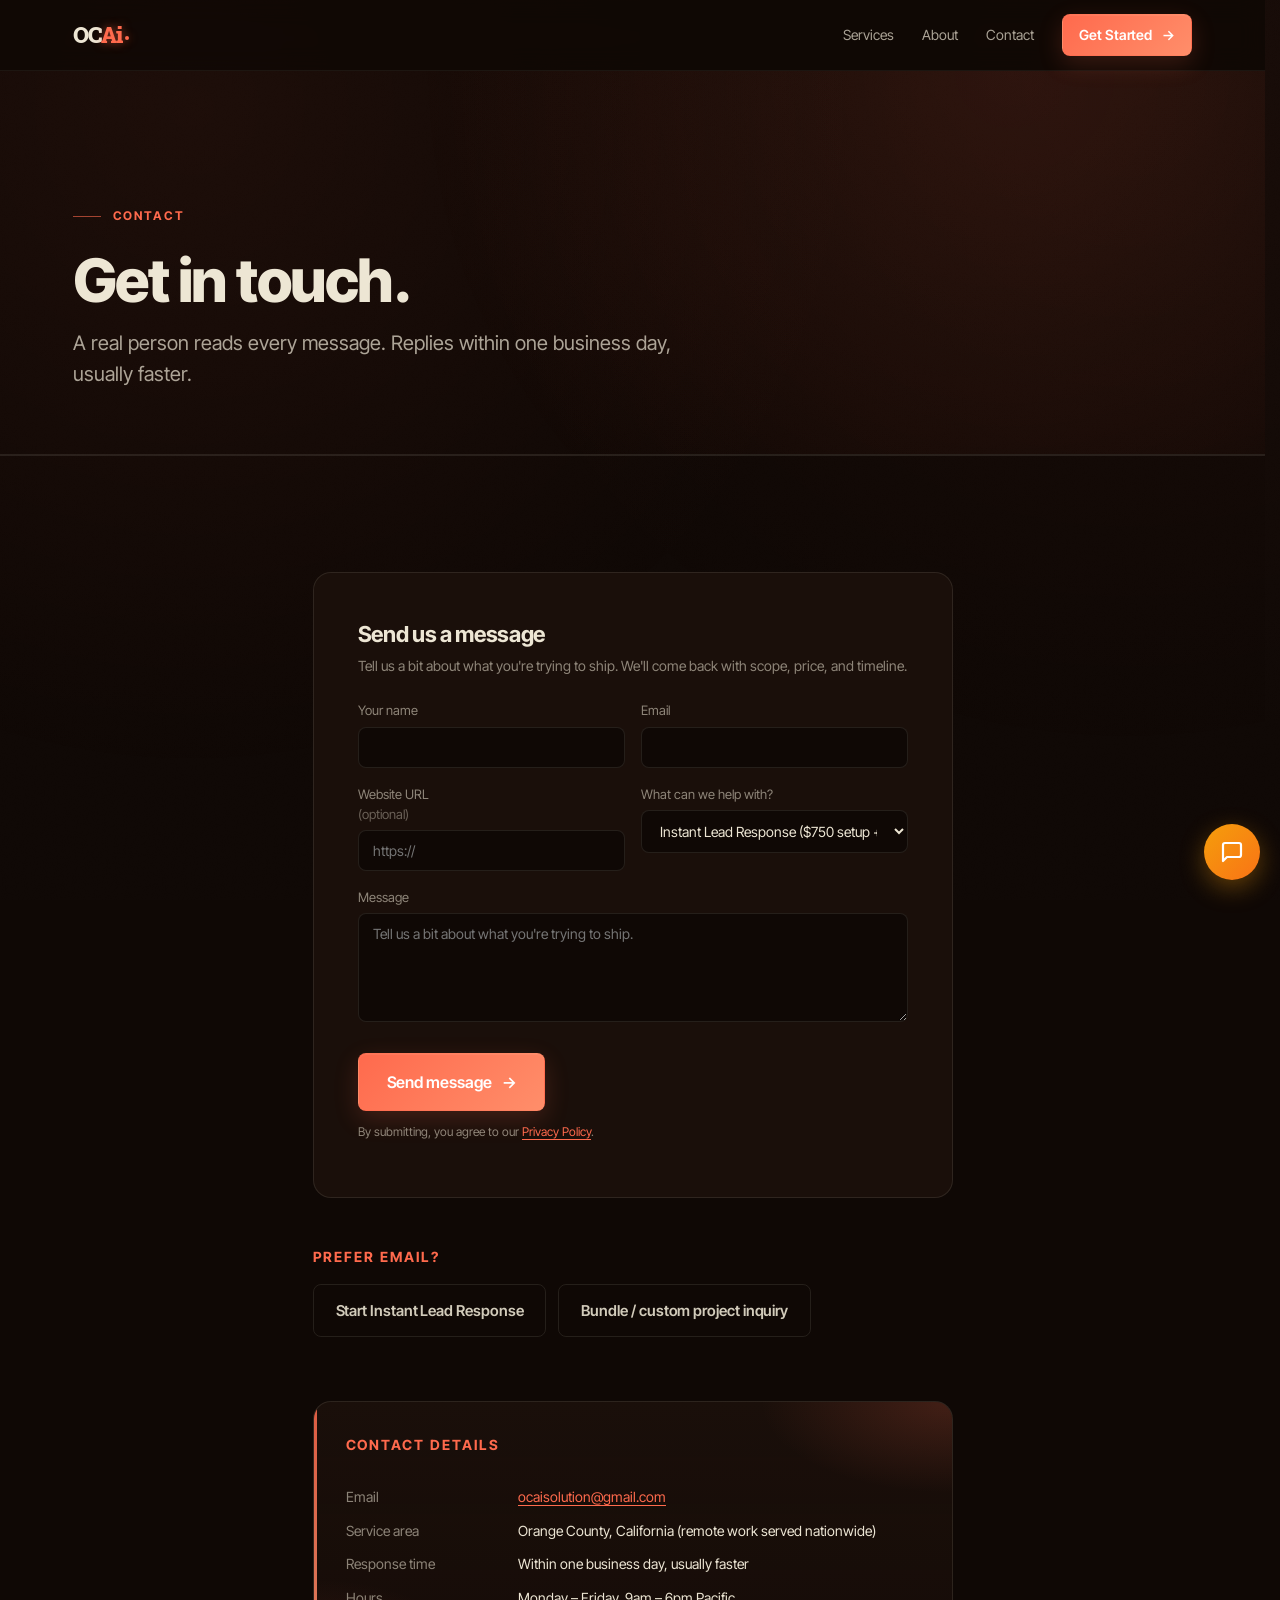
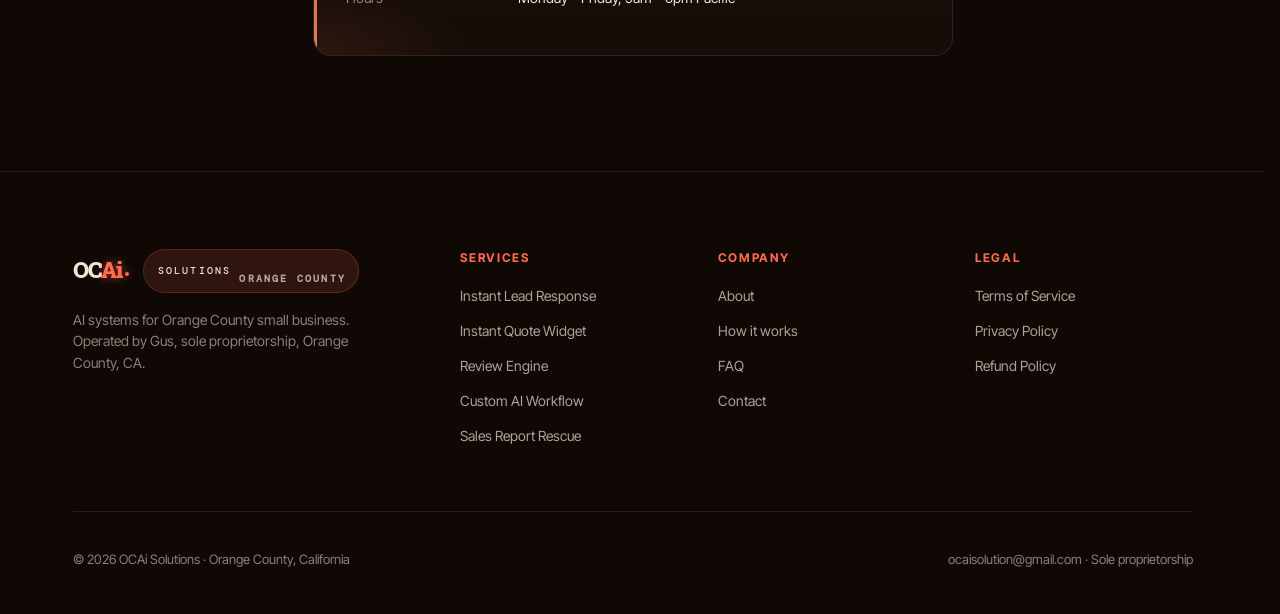
<file: contact.html>
<!doctype html>
<html lang="en">
<head>
<meta charset="utf-8">
<meta name="viewport" content="width=device-width, initial-scale=1">
<title>Contact — OCAi Solutions</title>
<meta name="description" content="Get in touch with OCAi Solutions. Three productized AI automations for Orange County small business. One-business-day reply.">
<meta property="og:type" content="website">
<meta property="og:site_name" content="OCAi Solutions">
<meta property="og:title" content="Contact — OCAi Solutions">
<meta property="og:description" content="Get in touch with OCAi Solutions. Three productized AI automations for Orange County small business. One-business-day reply.">
<meta property="og:url" content="https://ocaisolutions.com/contact.html">
<meta name="twitter:card" content="summary">
<meta name="twitter:title" content="Contact — OCAi Solutions">
<meta name="twitter:description" content="Get in touch with OCAi Solutions. Three productized AI automations for Orange County small business. One-business-day reply.">
<link rel="icon" href="favicon.svg">
<link rel="preconnect" href="https://fonts.googleapis.com">
<link rel="preconnect" href="https://fonts.gstatic.com" crossorigin>
<link href="https://fonts.googleapis.com/css2?family=DM+Mono:wght@400;500&family=Fraunces:ital,opsz,wght@0,9..144,400;0,9..144,500;0,9..144,600;1,9..144,500&family=Inter+Tight:wght@400;500;600;700&family=Roboto+Slab:wght@500;700;900&display=swap" rel="stylesheet">
<link rel="stylesheet" href="styles.css">
</head>
<body>
<header class="site-header">
  <div class="header-row">
    <a href="index.html" class="lockup" aria-label="OCAi Solutions home">
      <span class="word"><span class="oc">OC</span><span class="ai">Ai</span><span class="dot"></span></span>
    </a>
    <nav class="nav" data-nav aria-label="Primary">
      <a href="services.html" class="nav-link">Services</a>
      <a href="about.html" class="nav-link">About</a>
      <a href="contact.html" class="nav-link">Contact</a>
      <a href="contact.html" class="btn btn-gradient btn-sm nav-cta" data-magnetic data-magnetic-strength="0.18">Get Started <span class="arrow" aria-hidden="true">→</span></a>
    </nav>
    <button class="nav-toggle" data-nav-toggle aria-expanded="false" aria-label="Toggle navigation">
      <svg viewBox="0 0 24 24" fill="none" stroke="currentColor" stroke-width="2.2" stroke-linecap="round"><path d="M4 7h16M4 12h16M4 17h16"/></svg>
    </button>
  </div>
</header>

<section class="page-hero">
  <div class="container">
    <span class="eyebrow-line">Contact</span>
    <h1>Get in touch.</h1>
    <p class="lead">A real person reads every message. Replies within one business day, usually faster.</p>
  </div>
</section>

<section class="section">
  <div class="container" style="max-width:720px">

    <form id="contactForm" action="https://formsubmit.co/ocaisolution@gmail.com" method="POST" class="form-card">
      <h2>Send us a message</h2>
      <p class="form-sub">Tell us a bit about what you're trying to ship. We'll come back with scope, price, and timeline.</p>

      <input type="hidden" name="_subject" value="New OCAi Solutions inquiry">
      <input type="hidden" name="_template" value="table">
      <input type="hidden" name="_captcha" value="true">
      <input type="hidden" name="_next" value="https://ocaisolutions.com/contact.html?sent=1">
      <input type="text" name="_honey" style="display:none" tabindex="-1" autocomplete="off" aria-hidden="true">

      <div class="form-grid">
        <label class="field">
          <span>Your name</span>
          <input type="text" name="name" required>
        </label>
        <label class="field">
          <span>Email</span>
          <input type="email" name="email" required>
        </label>
      </div>

      <div class="form-grid">
        <label class="field">
          <span>Website URL <span style="color:var(--fg-faint);font-weight:400">(optional)</span></span>
          <input type="url" name="website" placeholder="https://">
        </label>
        <label class="field">
          <span>What can we help with?</span>
          <select name="service" id="serviceSelect">
            <option value="lead-response">Instant Lead Response ($750 setup + $99/mo)</option>
            <option value="quote-widget">Instant Quote Widget ($600 setup + $79/mo)</option>
            <option value="reviews">Review Engine ($600 setup + $79/mo)</option>
            <option value="bundle">Bundle the trio ($1,650 setup + $257/mo — save $300)</option>
            <option value="custom">Custom AI Workflow Build (from $2,500 + $400/mo)</option>
            <option value="sales-report-rescue">Sales Report Rescue ($1,250 + $400/mo)</option>
            <option value="general">General question</option>
          </select>
        </label>
      </div>

      <label class="field" style="margin-bottom:24px">
        <span>Message</span>
        <textarea name="message" rows="5" required placeholder="Tell us a bit about what you're trying to ship."></textarea>
      </label>

      <button type="submit" class="btn btn-gradient btn-lg">Send message <span class="arrow" aria-hidden="true">→</span></button>
      <p class="field-fine">By submitting, you agree to our <a href="privacy.html">Privacy Policy</a>.</p>
    </form>

    <div id="thanks" class="form-card" style="display:none;margin-top:32px;border-color:var(--brand-400);background:linear-gradient(180deg,var(--panel),rgba(255,106,77,0.08))">
      <h2>Got it — message received.</h2>
      <p class="form-sub" style="margin:0">We'll be in touch within one business day. If you don't see a reply, check your spam folder.</p>
    </div>

    <div style="margin-top:48px">
      <h3 style="font-size:14px;font-weight:700;letter-spacing:0.14em;text-transform:uppercase;color:var(--brand-400);margin-bottom:16px">Prefer email?</h3>
      <div class="cta-row">
        <a href="mailto:ocaisolution@gmail.com?subject=Instant%20Lead%20Response%20setup" class="btn btn-secondary">
          Start Instant Lead Response
        </a>
        <a href="mailto:ocaisolution@gmail.com?subject=Project%20Inquiry" class="btn btn-secondary">
          Bundle / custom project inquiry
        </a>
      </div>
    </div>

    <div class="flagship" style="margin-top:64px;grid-template-columns:1fr;padding:32px">
      <div class="flagship-left" style="gap:16px">
        <h3 style="font-size:14px;font-weight:700;letter-spacing:0.14em;text-transform:uppercase;color:var(--brand-400);margin:0">Contact details</h3>
        <dl style="display:grid;grid-template-columns:160px 1fr;gap:12px;font-size:14px">
          <dt class="muted">Email</dt>
          <dd style="margin:0"><a href="mailto:ocaisolution@gmail.com" style="color:var(--brand-400);border-bottom:1px solid currentColor">ocaisolution@gmail.com</a></dd>
          <dt class="muted">Service area</dt>
          <dd style="margin:0">Orange County, California (remote work served nationwide)</dd>
          <dt class="muted">Response time</dt>
          <dd style="margin:0">Within one business day, usually faster</dd>
          <dt class="muted">Hours</dt>
          <dd style="margin:0">Monday – Friday, 9am – 6pm Pacific</dd>
        </dl>
      </div>
    </div>
  </div>
</section>

<script>
  var params = new URLSearchParams(location.search);
  if (params.get('sent') === '1') {
    var f = document.getElementById('contactForm');
    var t = document.getElementById('thanks');
    if (f) f.style.display = 'none';
    if (t) t.style.display = '';
  }
  // Pre-select dropdown from ?service= URL param
  var svc = params.get('service');
  if (svc) {
    var sel = document.getElementById('serviceSelect');
    if (sel) {
      for (var i = 0; i < sel.options.length; i++) {
        if (sel.options[i].value === svc) { sel.selectedIndex = i; break; }
      }
    }
  }
</script>

<footer class="footer">
  <div class="container">
    <div class="footer-top">
      <div class="footer-brand">
        <a href="index.html" class="lockup">
          <span class="word"><span class="oc">OC</span><span class="ai">Ai</span><span class="dot"></span></span>
          <span class="tag"><b>Solutions</b><br>Orange County</span>
        </a>
        <p>AI systems for Orange County small business. Operated by Gus, sole proprietorship, Orange County, CA.</p>
      </div>
      <div class="footer-col">
        <h4>Services</h4>
        <ul>
          <li><a href="services.html#lead-response">Instant Lead Response</a></li>
          <li><a href="services.html#quote-widget">Instant Quote Widget</a></li>
          <li><a href="services.html#reviews">Review Engine</a></li>
          <li><a href="services.html#custom-workflow">Custom AI Workflow</a></li>
          <li><a href="services.html#sales-report-rescue">Sales Report Rescue</a></li>
        </ul>
      </div>
      <div class="footer-col">
        <h4>Company</h4>
        <ul>
          <li><a href="about.html">About</a></li>
          <li><a href="index.html#how">How it works</a></li>
          <li><a href="index.html#faq">FAQ</a></li>
          <li><a href="contact.html">Contact</a></li>
        </ul>
      </div>
      <div class="footer-col">
        <h4>Legal</h4>
        <ul>
          <li><a href="terms.html">Terms of Service</a></li>
          <li><a href="privacy.html">Privacy Policy</a></li>
          <li><a href="refund.html">Refund Policy</a></li>
        </ul>
      </div>
    </div>
    <div class="footer-bottom">
      <p>© <span id="year"></span> OCAi Solutions · Orange County, California</p>
      <p>ocaisolution@gmail.com · Sole proprietorship</p>
    </div>
  </div>
</footer>

<script>document.getElementById('year').textContent = new Date().getFullYear();</script>
<script src="animations.js"></script>
<script src="chatbot.js"></script>
</body>
</html>
</file>
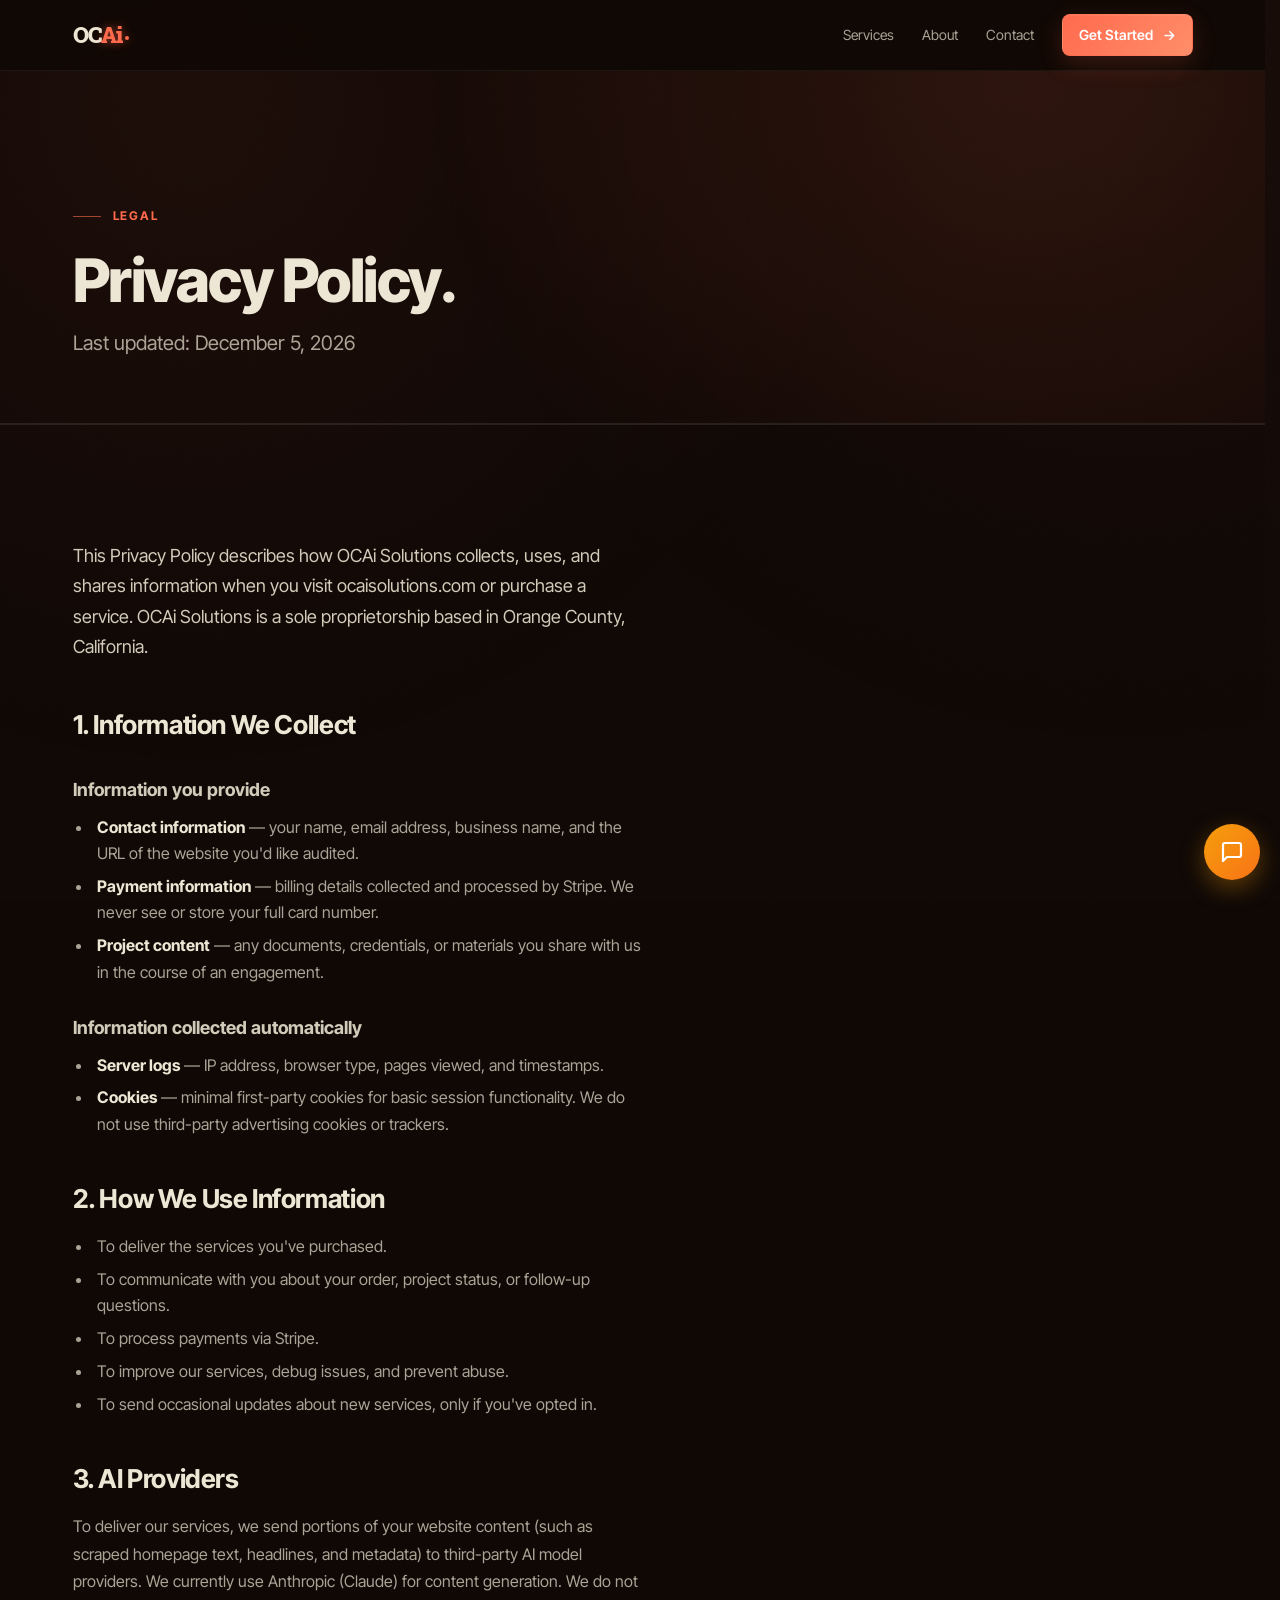
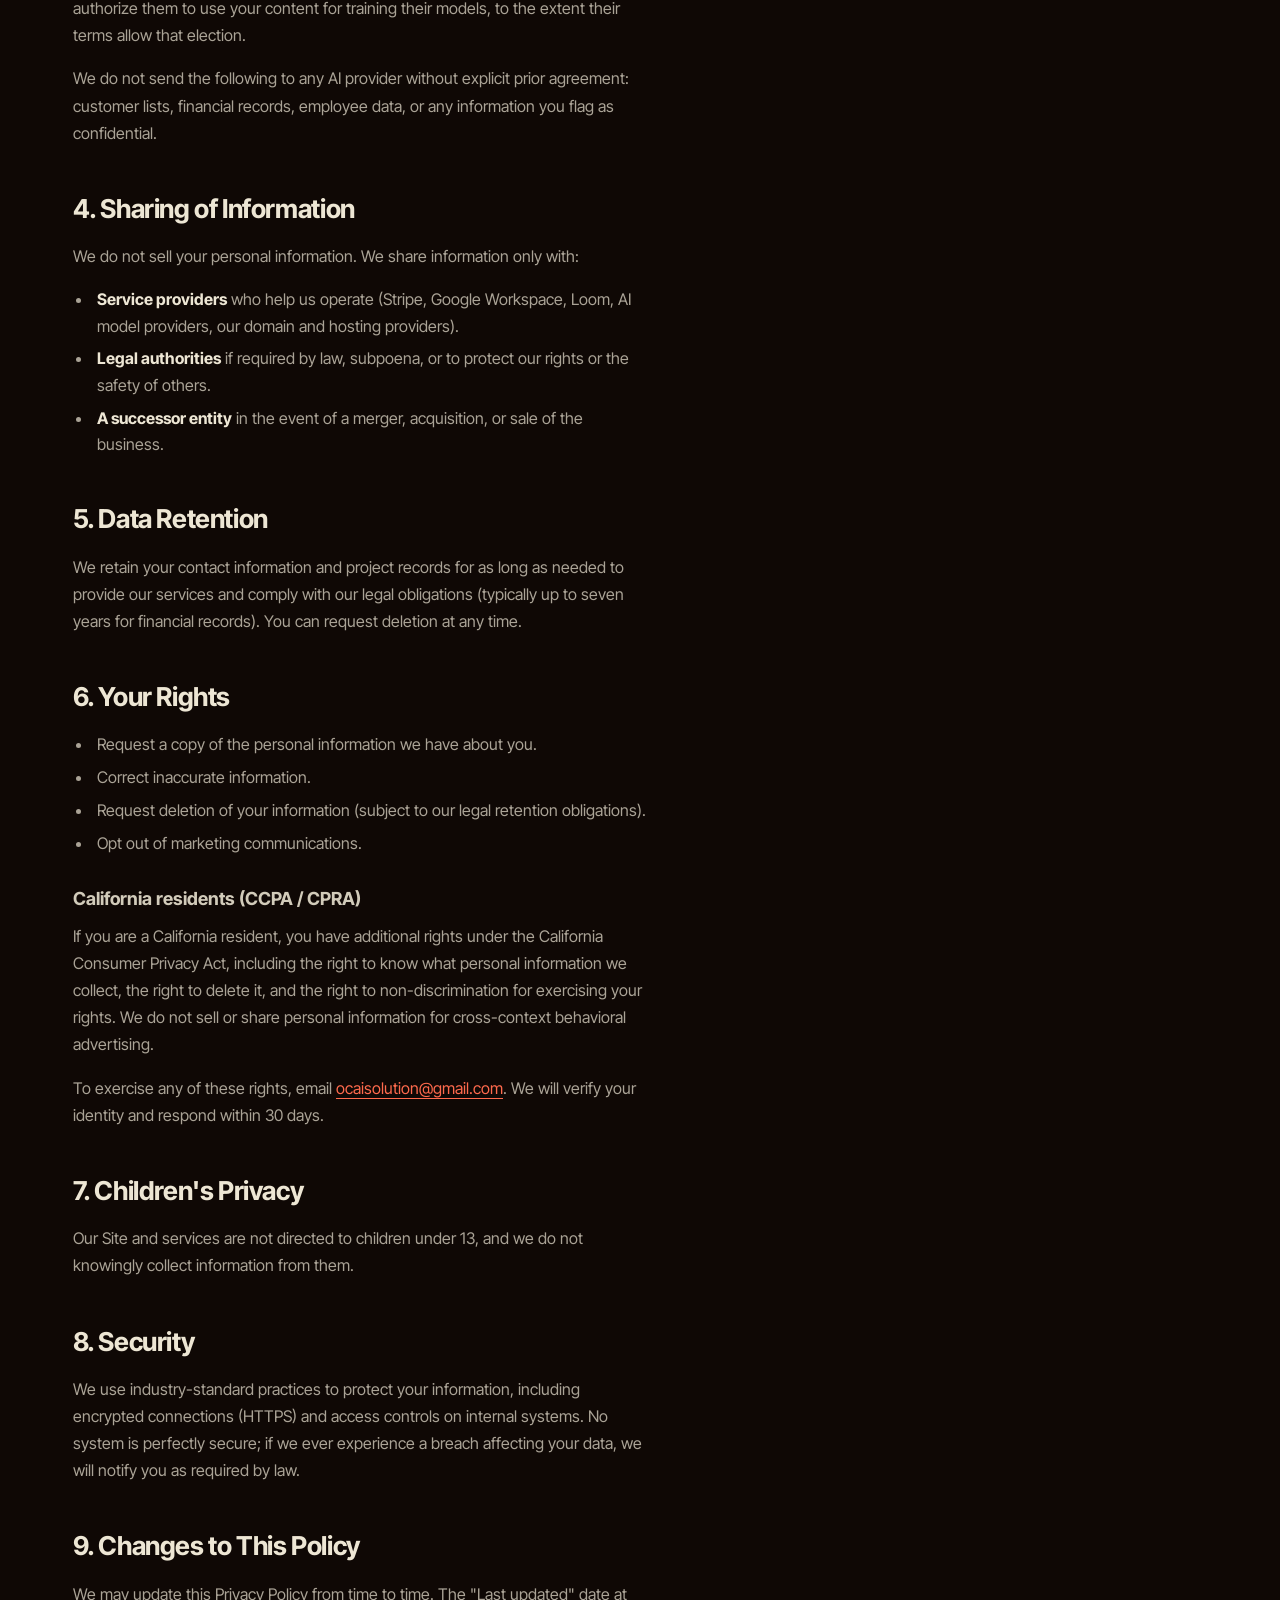
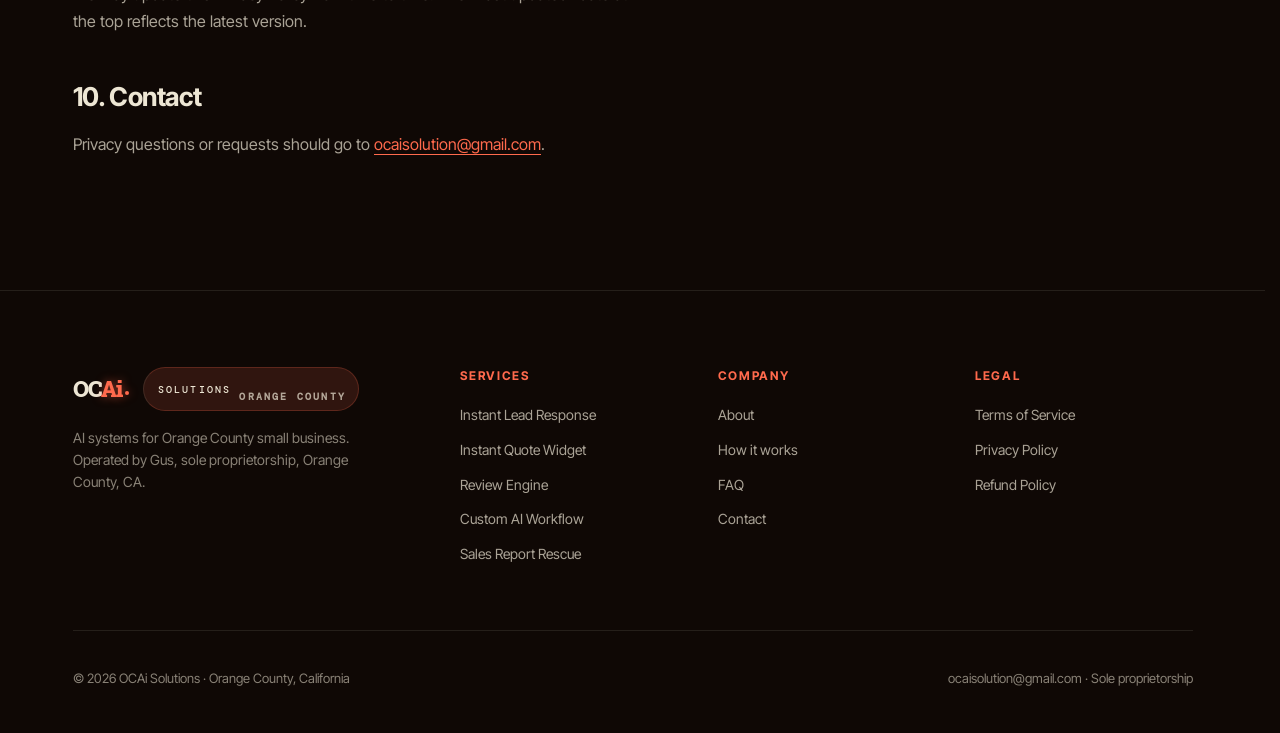
<file: privacy.html>
<!doctype html>
<html lang="en">
<head>
<meta charset="utf-8">
<meta name="viewport" content="width=device-width, initial-scale=1">
<title>Privacy Policy — OCAi Solutions</title>
<meta name="description" content="Privacy Policy for OCAi Solutions: how we handle customer information, AI providers, and CCPA rights.">
<meta property="og:type" content="website">
<meta property="og:site_name" content="OCAi Solutions">
<meta property="og:title" content="Privacy Policy — OCAi Solutions">
<meta property="og:description" content="Privacy Policy for OCAi Solutions: how we handle customer information, AI providers, and CCPA rights.">
<meta property="og:url" content="https://ocaisolutions.com/privacy.html">
<meta name="twitter:card" content="summary">
<meta name="twitter:title" content="Privacy Policy — OCAi Solutions">
<meta name="twitter:description" content="Privacy Policy for OCAi Solutions: how we handle customer information, AI providers, and CCPA rights.">
<link rel="icon" href="favicon.svg">
<link rel="preconnect" href="https://fonts.googleapis.com">
<link rel="preconnect" href="https://fonts.gstatic.com" crossorigin>
<link href="https://fonts.googleapis.com/css2?family=DM+Mono:wght@400;500&family=Fraunces:ital,opsz,wght@0,9..144,400;0,9..144,500;0,9..144,600;1,9..144,500&family=Inter+Tight:wght@400;500;600;700&family=Roboto+Slab:wght@500;700;900&display=swap" rel="stylesheet">
<link rel="stylesheet" href="styles.css">
</head>
<body>
<header class="site-header">
  <div class="header-row">
    <a href="index.html" class="lockup" aria-label="OCAi Solutions home">
      <span class="word"><span class="oc">OC</span><span class="ai">Ai</span><span class="dot"></span></span>
    </a>
    <nav class="nav" aria-label="Primary">
      <a href="services.html" class="nav-link">Services</a>
      <a href="about.html" class="nav-link">About</a>
      <a href="contact.html" class="nav-link">Contact</a>
      <a href="contact.html" class="btn btn-gradient btn-sm nav-cta">Get Started <span class="arrow" aria-hidden="true">→</span></a>
    </nav>
  </div>
</header>

<section class="page-hero">
  <div class="container">
    <span class="eyebrow-line">Legal</span>
    <h1>Privacy Policy.</h1>
    <p class="lead meta">Last updated: <span data-now></span></p>
  </div>
</section>

<section class="section">
  <div class="container">
    <div class="prose">
      <p class="lede">This Privacy Policy describes how OCAi Solutions collects, uses, and shares information when you visit ocaisolutions.com or purchase a service. OCAi Solutions is a sole proprietorship based in Orange County, California.</p>

      <h2>1. Information We Collect</h2>
      <h3>Information you provide</h3>
      <ul>
        <li><strong>Contact information</strong> — your name, email address, business name, and the URL of the website you'd like audited.</li>
        <li><strong>Payment information</strong> — billing details collected and processed by Stripe. We never see or store your full card number.</li>
        <li><strong>Project content</strong> — any documents, credentials, or materials you share with us in the course of an engagement.</li>
      </ul>
      <h3>Information collected automatically</h3>
      <ul>
        <li><strong>Server logs</strong> — IP address, browser type, pages viewed, and timestamps.</li>
        <li><strong>Cookies</strong> — minimal first-party cookies for basic session functionality. We do not use third-party advertising cookies or trackers.</li>
      </ul>

      <h2>2. How We Use Information</h2>
      <ul>
        <li>To deliver the services you've purchased.</li>
        <li>To communicate with you about your order, project status, or follow-up questions.</li>
        <li>To process payments via Stripe.</li>
        <li>To improve our services, debug issues, and prevent abuse.</li>
        <li>To send occasional updates about new services, only if you've opted in.</li>
      </ul>

      <h2>3. AI Providers</h2>
      <p>To deliver our services, we send portions of your website content (such as scraped homepage text, headlines, and metadata) to third-party AI model providers. We currently use Anthropic (Claude) for content generation. We do not authorize them to use your content for training their models, to the extent their terms allow that election.</p>
      <p>We do not send the following to any AI provider without explicit prior agreement: customer lists, financial records, employee data, or any information you flag as confidential.</p>

      <h2>4. Sharing of Information</h2>
      <p>We do not sell your personal information. We share information only with:</p>
      <ul>
        <li><strong>Service providers</strong> who help us operate (Stripe, Google Workspace, Loom, AI model providers, our domain and hosting providers).</li>
        <li><strong>Legal authorities</strong> if required by law, subpoena, or to protect our rights or the safety of others.</li>
        <li><strong>A successor entity</strong> in the event of a merger, acquisition, or sale of the business.</li>
      </ul>

      <h2>5. Data Retention</h2>
      <p>We retain your contact information and project records for as long as needed to provide our services and comply with our legal obligations (typically up to seven years for financial records). You can request deletion at any time.</p>

      <h2>6. Your Rights</h2>
      <ul>
        <li>Request a copy of the personal information we have about you.</li>
        <li>Correct inaccurate information.</li>
        <li>Request deletion of your information (subject to our legal retention obligations).</li>
        <li>Opt out of marketing communications.</li>
      </ul>
      <h3>California residents (CCPA / CPRA)</h3>
      <p>If you are a California resident, you have additional rights under the California Consumer Privacy Act, including the right to know what personal information we collect, the right to delete it, and the right to non-discrimination for exercising your rights. We do not sell or share personal information for cross-context behavioral advertising.</p>
      <p>To exercise any of these rights, email <a href="mailto:ocaisolution@gmail.com">ocaisolution@gmail.com</a>. We will verify your identity and respond within 30 days.</p>

      <h2>7. Children's Privacy</h2>
      <p>Our Site and services are not directed to children under 13, and we do not knowingly collect information from them.</p>

      <h2>8. Security</h2>
      <p>We use industry-standard practices to protect your information, including encrypted connections (HTTPS) and access controls on internal systems. No system is perfectly secure; if we ever experience a breach affecting your data, we will notify you as required by law.</p>

      <h2>9. Changes to This Policy</h2>
      <p>We may update this Privacy Policy from time to time. The "Last updated" date at the top reflects the latest version.</p>

      <h2>10. Contact</h2>
      <p>Privacy questions or requests should go to <a href="mailto:ocaisolution@gmail.com">ocaisolution@gmail.com</a>.</p>
    </div>
  </div>
</section>

<footer class="footer">
  <div class="container">
    <div class="footer-top">
      <div class="footer-brand">
        <a href="index.html" class="lockup">
          <span class="word"><span class="oc">OC</span><span class="ai">Ai</span><span class="dot"></span></span>
          <span class="tag"><b>Solutions</b><br>Orange County</span>
        </a>
        <p>AI systems for Orange County small business. Operated by Gus, sole proprietorship, Orange County, CA.</p>
      </div>
      <div class="footer-col"><h4>Services</h4><ul><li><a href="services.html#lead-response">Instant Lead Response</a></li><li><a href="services.html#quote-widget">Instant Quote Widget</a></li><li><a href="services.html#reviews">Review Engine</a></li><li><a href="services.html#custom-workflow">Custom AI Workflow</a></li><li><a href="services.html#sales-report-rescue">Sales Report Rescue</a></li></ul></div>
      <div class="footer-col"><h4>Company</h4><ul><li><a href="about.html">About</a></li><li><a href="index.html#how">How it works</a></li><li><a href="index.html#faq">FAQ</a></li><li><a href="contact.html">Contact</a></li></ul></div>
      <div class="footer-col"><h4>Legal</h4><ul><li><a href="terms.html">Terms of Service</a></li><li><a href="privacy.html">Privacy Policy</a></li><li><a href="refund.html">Refund Policy</a></li></ul></div>
    </div>
    <div class="footer-bottom"><p>© <span id="year"></span> OCAi Solutions · Orange County, California</p><p>ocaisolution@gmail.com · Sole proprietorship</p></div>
  </div>
</footer>
<script>document.getElementById('year').textContent = new Date().getFullYear();
document.querySelectorAll('[data-now]').forEach(e => { e.textContent = new Date().toLocaleDateString('en-US',{year:'numeric',month:'long',day:'numeric'}); });</script>
<script src="chatbot.js"></script>
</body>
</html>
</file>
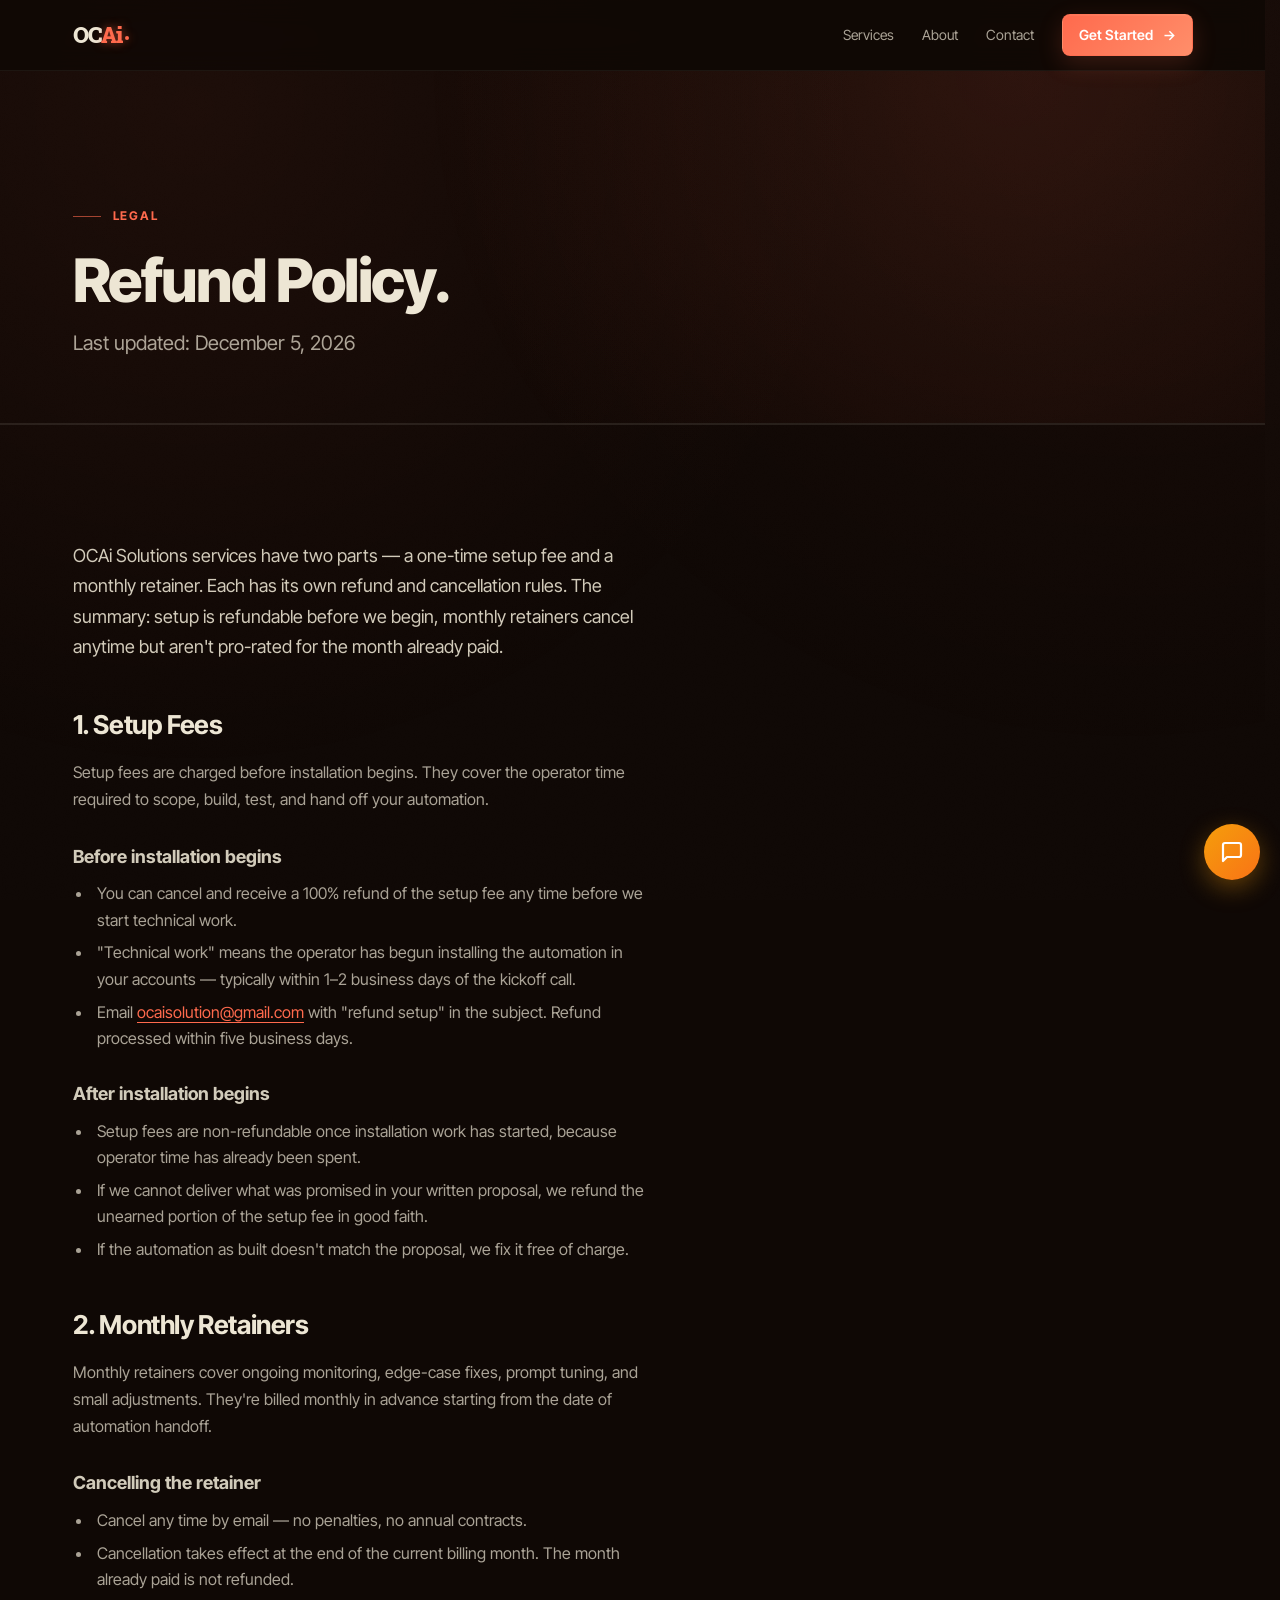
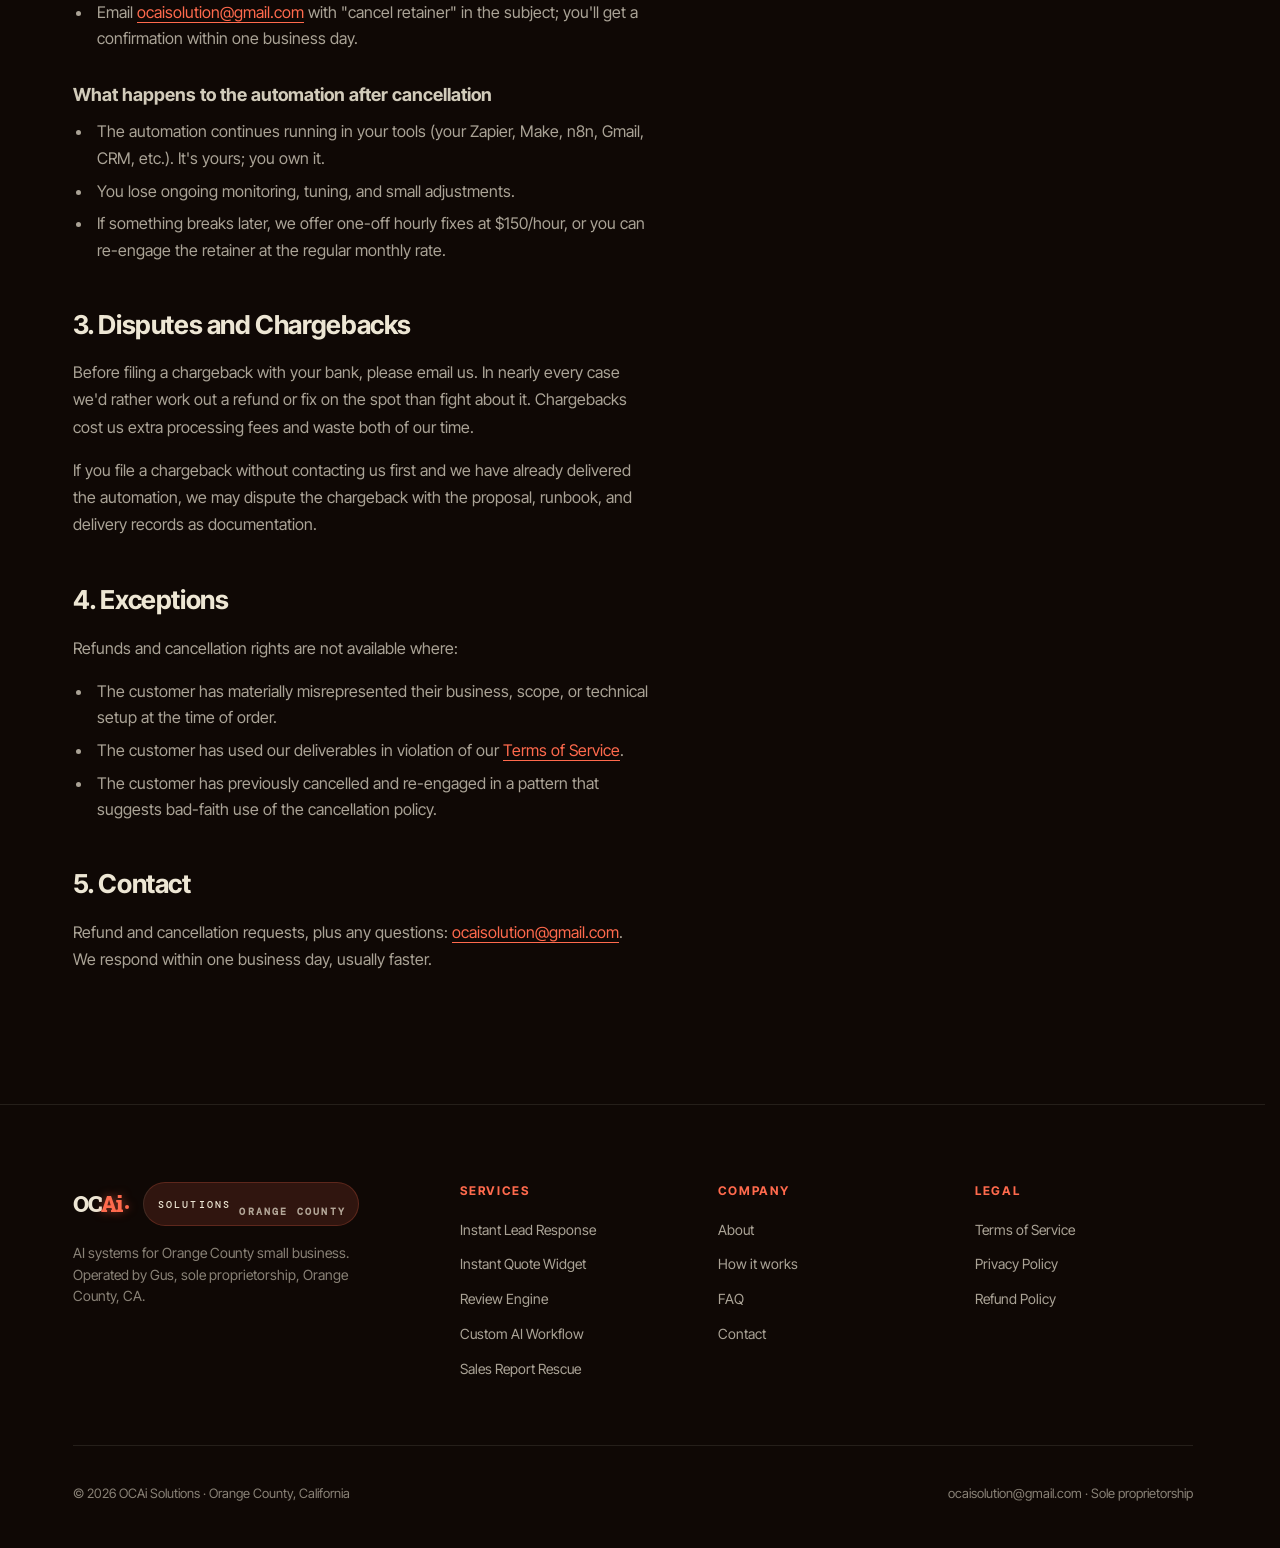
<file: refund.html>
<!doctype html>
<html lang="en">
<head>
<meta charset="utf-8">
<meta name="viewport" content="width=device-width, initial-scale=1">
<title>Refund Policy — OCAi Solutions</title>
<meta name="description" content="OCAi Solutions refund and cancellation policy. Setup fees refundable before installation begins; monthly retainers cancellable anytime.">
<meta property="og:type" content="website">
<meta property="og:site_name" content="OCAi Solutions">
<meta property="og:title" content="Refund Policy — OCAi Solutions">
<meta property="og:description" content="OCAi Solutions refund and cancellation policy. Setup fees refundable before installation begins; monthly retainers cancellable anytime.">
<meta property="og:url" content="https://ocaisolutions.com/refund.html">
<meta name="twitter:card" content="summary">
<meta name="twitter:title" content="Refund Policy — OCAi Solutions">
<meta name="twitter:description" content="OCAi Solutions refund and cancellation policy. Setup fees refundable before installation begins; monthly retainers cancellable anytime.">
<link rel="icon" href="favicon.svg">
<link rel="preconnect" href="https://fonts.googleapis.com">
<link rel="preconnect" href="https://fonts.gstatic.com" crossorigin>
<link href="https://fonts.googleapis.com/css2?family=DM+Mono:wght@400;500&family=Fraunces:ital,opsz,wght@0,9..144,400;0,9..144,500;0,9..144,600;1,9..144,500&family=Inter+Tight:wght@400;500;600;700&family=Roboto+Slab:wght@500;700;900&display=swap" rel="stylesheet">
<link rel="stylesheet" href="styles.css">
</head>
<body>
<header class="site-header">
  <div class="header-row">
    <a href="index.html" class="lockup" aria-label="OCAi Solutions home">
      <span class="word"><span class="oc">OC</span><span class="ai">Ai</span><span class="dot"></span></span>
    </a>
    <nav class="nav" aria-label="Primary">
      <a href="services.html" class="nav-link">Services</a>
      <a href="about.html" class="nav-link">About</a>
      <a href="contact.html" class="nav-link">Contact</a>
      <a href="contact.html" class="btn btn-gradient btn-sm nav-cta">Get Started <span class="arrow" aria-hidden="true">→</span></a>
    </nav>
  </div>
</header>

<section class="page-hero">
  <div class="container">
    <span class="eyebrow-line">Legal</span>
    <h1>Refund Policy.</h1>
    <p class="lead meta">Last updated: <span data-now></span></p>
  </div>
</section>

<section class="section">
  <div class="container">
    <div class="prose">
      <p class="lede">OCAi Solutions services have two parts — a one-time setup fee and a monthly retainer. Each has its own refund and cancellation rules. The summary: setup is refundable before we begin, monthly retainers cancel anytime but aren't pro-rated for the month already paid.</p>

      <h2>1. Setup Fees</h2>
      <p>Setup fees are charged before installation begins. They cover the operator time required to scope, build, test, and hand off your automation.</p>
      <h3>Before installation begins</h3>
      <ul>
        <li>You can cancel and receive a 100% refund of the setup fee any time before we start technical work.</li>
        <li>"Technical work" means the operator has begun installing the automation in your accounts — typically within 1–2 business days of the kickoff call.</li>
        <li>Email <a href="mailto:ocaisolution@gmail.com">ocaisolution@gmail.com</a> with "refund setup" in the subject. Refund processed within five business days.</li>
      </ul>
      <h3>After installation begins</h3>
      <ul>
        <li>Setup fees are non-refundable once installation work has started, because operator time has already been spent.</li>
        <li>If we cannot deliver what was promised in your written proposal, we refund the unearned portion of the setup fee in good faith.</li>
        <li>If the automation as built doesn't match the proposal, we fix it free of charge.</li>
      </ul>

      <h2>2. Monthly Retainers</h2>
      <p>Monthly retainers cover ongoing monitoring, edge-case fixes, prompt tuning, and small adjustments. They're billed monthly in advance starting from the date of automation handoff.</p>
      <h3>Cancelling the retainer</h3>
      <ul>
        <li>Cancel any time by email — no penalties, no annual contracts.</li>
        <li>Cancellation takes effect at the end of the current billing month. The month already paid is not refunded.</li>
        <li>Email <a href="mailto:ocaisolution@gmail.com">ocaisolution@gmail.com</a> with "cancel retainer" in the subject; you'll get a confirmation within one business day.</li>
      </ul>
      <h3>What happens to the automation after cancellation</h3>
      <ul>
        <li>The automation continues running in your tools (your Zapier, Make, n8n, Gmail, CRM, etc.). It's yours; you own it.</li>
        <li>You lose ongoing monitoring, tuning, and small adjustments.</li>
        <li>If something breaks later, we offer one-off hourly fixes at $150/hour, or you can re-engage the retainer at the regular monthly rate.</li>
      </ul>

      <h2>3. Disputes and Chargebacks</h2>
      <p>Before filing a chargeback with your bank, please email us. In nearly every case we'd rather work out a refund or fix on the spot than fight about it. Chargebacks cost us extra processing fees and waste both of our time.</p>
      <p>If you file a chargeback without contacting us first and we have already delivered the automation, we may dispute the chargeback with the proposal, runbook, and delivery records as documentation.</p>

      <h2>4. Exceptions</h2>
      <p>Refunds and cancellation rights are not available where:</p>
      <ul>
        <li>The customer has materially misrepresented their business, scope, or technical setup at the time of order.</li>
        <li>The customer has used our deliverables in violation of our <a href="terms.html">Terms of Service</a>.</li>
        <li>The customer has previously cancelled and re-engaged in a pattern that suggests bad-faith use of the cancellation policy.</li>
      </ul>

      <h2>5. Contact</h2>
      <p>Refund and cancellation requests, plus any questions: <a href="mailto:ocaisolution@gmail.com">ocaisolution@gmail.com</a>. We respond within one business day, usually faster.</p>
    </div>
  </div>
</section>

<footer class="footer">
  <div class="container">
    <div class="footer-top">
      <div class="footer-brand">
        <a href="index.html" class="lockup">
          <span class="word"><span class="oc">OC</span><span class="ai">Ai</span><span class="dot"></span></span>
          <span class="tag"><b>Solutions</b><br>Orange County</span>
        </a>
        <p>AI systems for Orange County small business. Operated by Gus, sole proprietorship, Orange County, CA.</p>
      </div>
      <div class="footer-col"><h4>Services</h4><ul><li><a href="services.html#lead-response">Instant Lead Response</a></li><li><a href="services.html#quote-widget">Instant Quote Widget</a></li><li><a href="services.html#reviews">Review Engine</a></li><li><a href="services.html#custom-workflow">Custom AI Workflow</a></li><li><a href="services.html#sales-report-rescue">Sales Report Rescue</a></li></ul></div>
      <div class="footer-col"><h4>Company</h4><ul><li><a href="about.html">About</a></li><li><a href="index.html#how">How it works</a></li><li><a href="index.html#faq">FAQ</a></li><li><a href="contact.html">Contact</a></li></ul></div>
      <div class="footer-col"><h4>Legal</h4><ul><li><a href="terms.html">Terms of Service</a></li><li><a href="privacy.html">Privacy Policy</a></li><li><a href="refund.html">Refund Policy</a></li></ul></div>
    </div>
    <div class="footer-bottom"><p>© <span id="year"></span> OCAi Solutions · Orange County, California</p><p>ocaisolution@gmail.com · Sole proprietorship</p></div>
  </div>
</footer>
<script>document.getElementById('year').textContent = new Date().getFullYear();
document.querySelectorAll('[data-now]').forEach(e => { e.textContent = new Date().toLocaleDateString('en-US',{year:'numeric',month:'long',day:'numeric'}); });</script>
<script src="chatbot.js"></script>
</body>
</html>
</file>
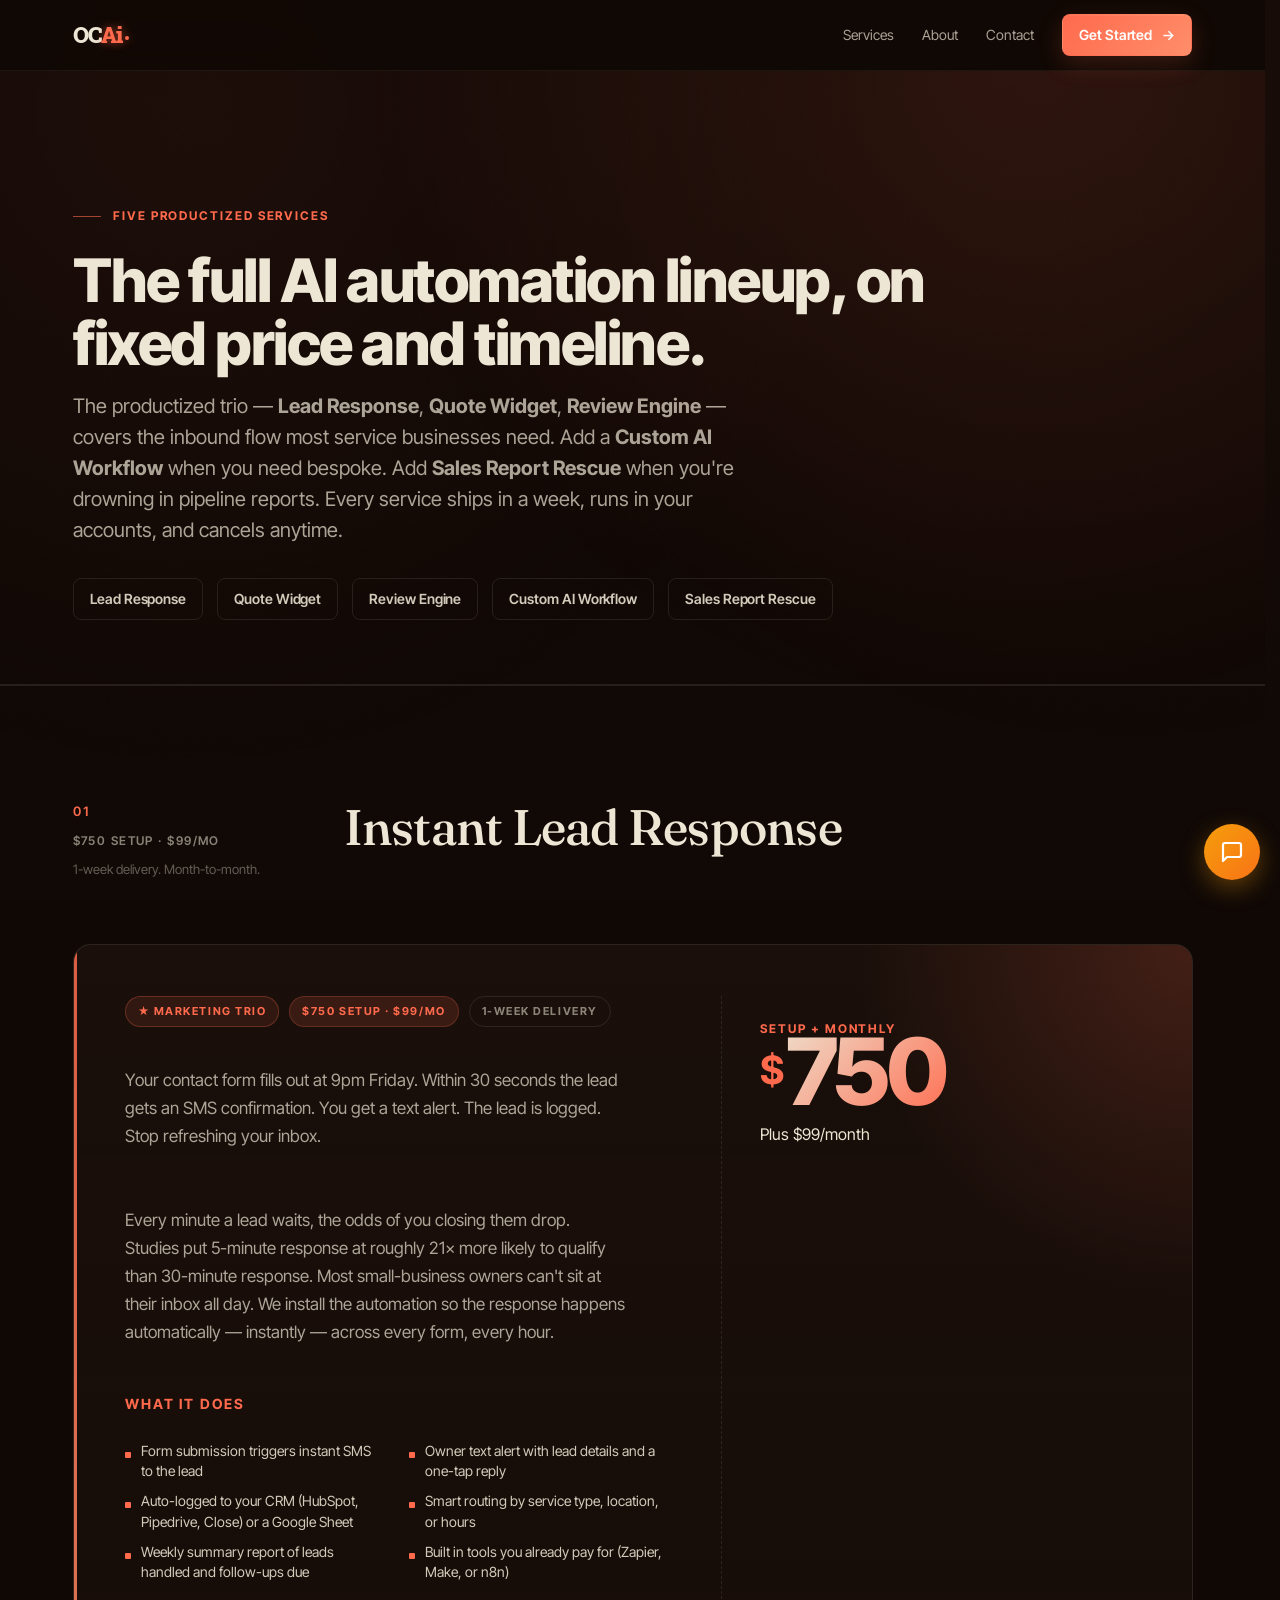
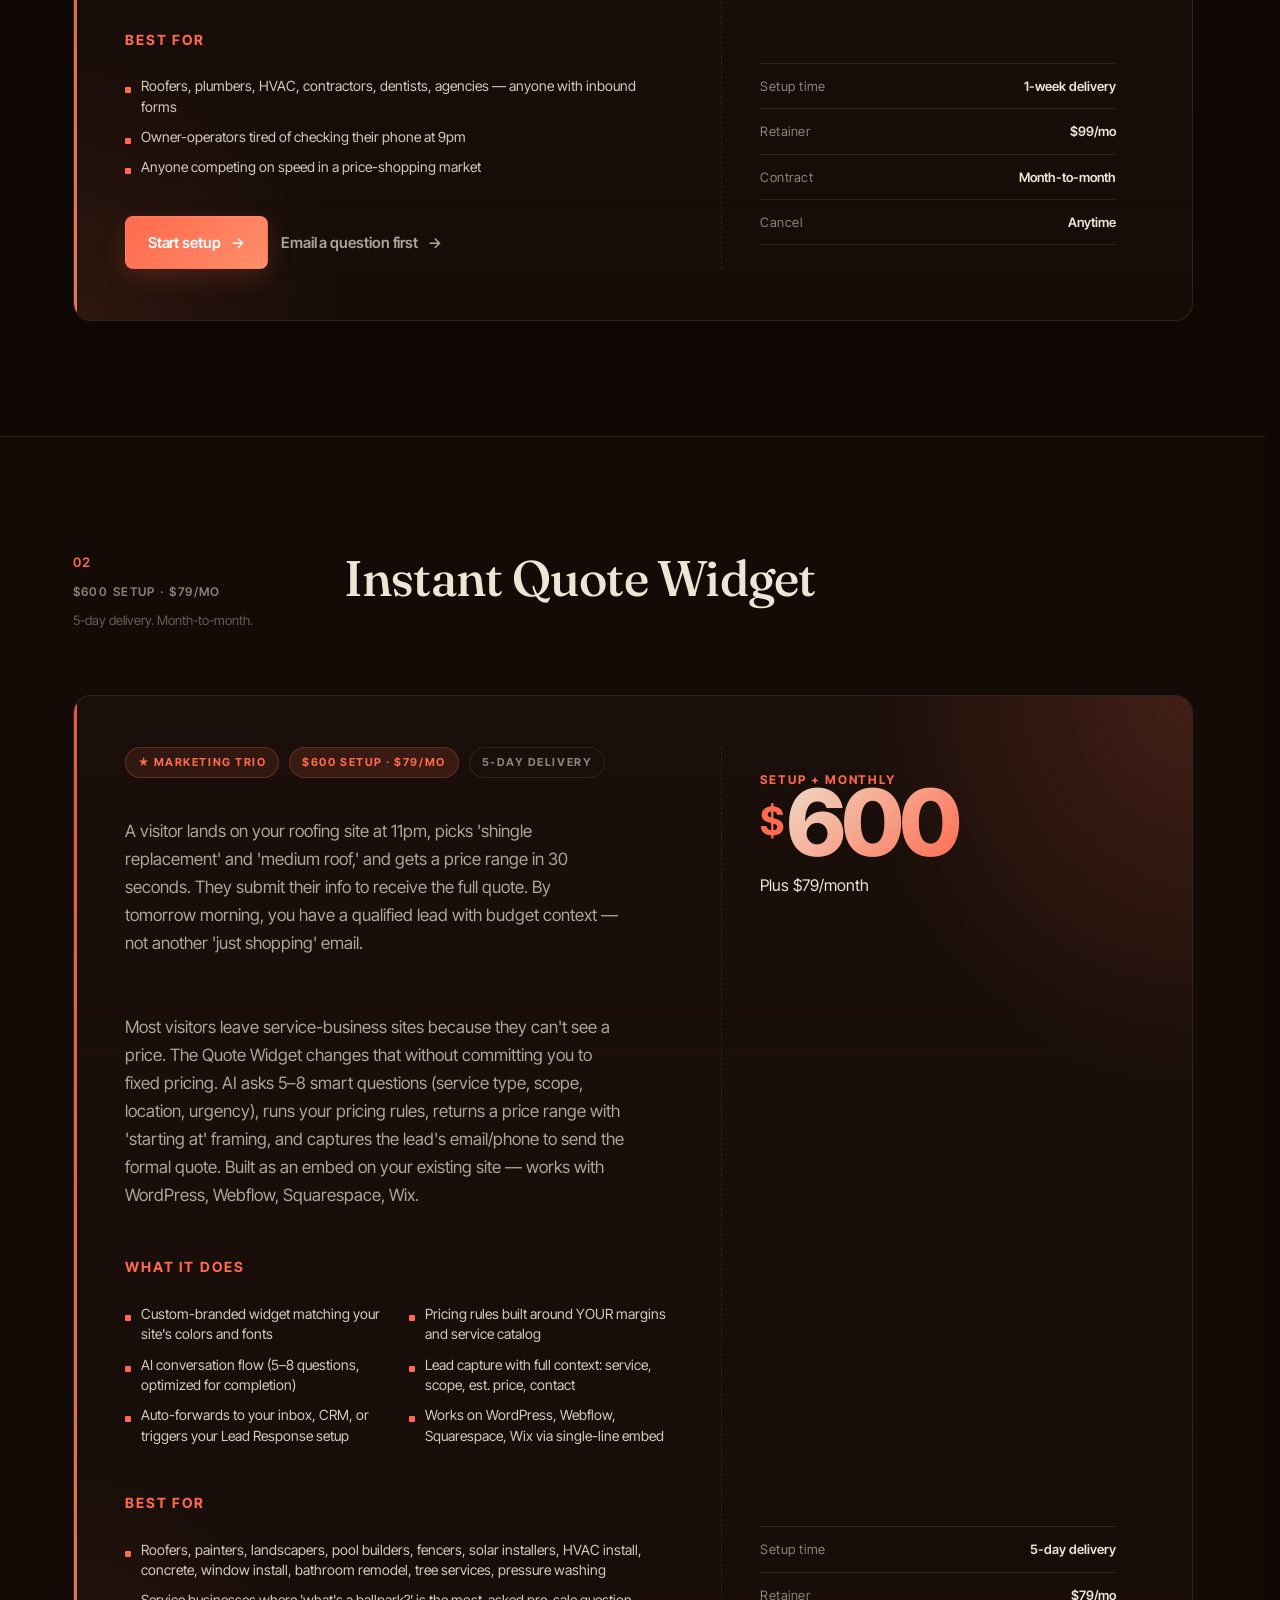
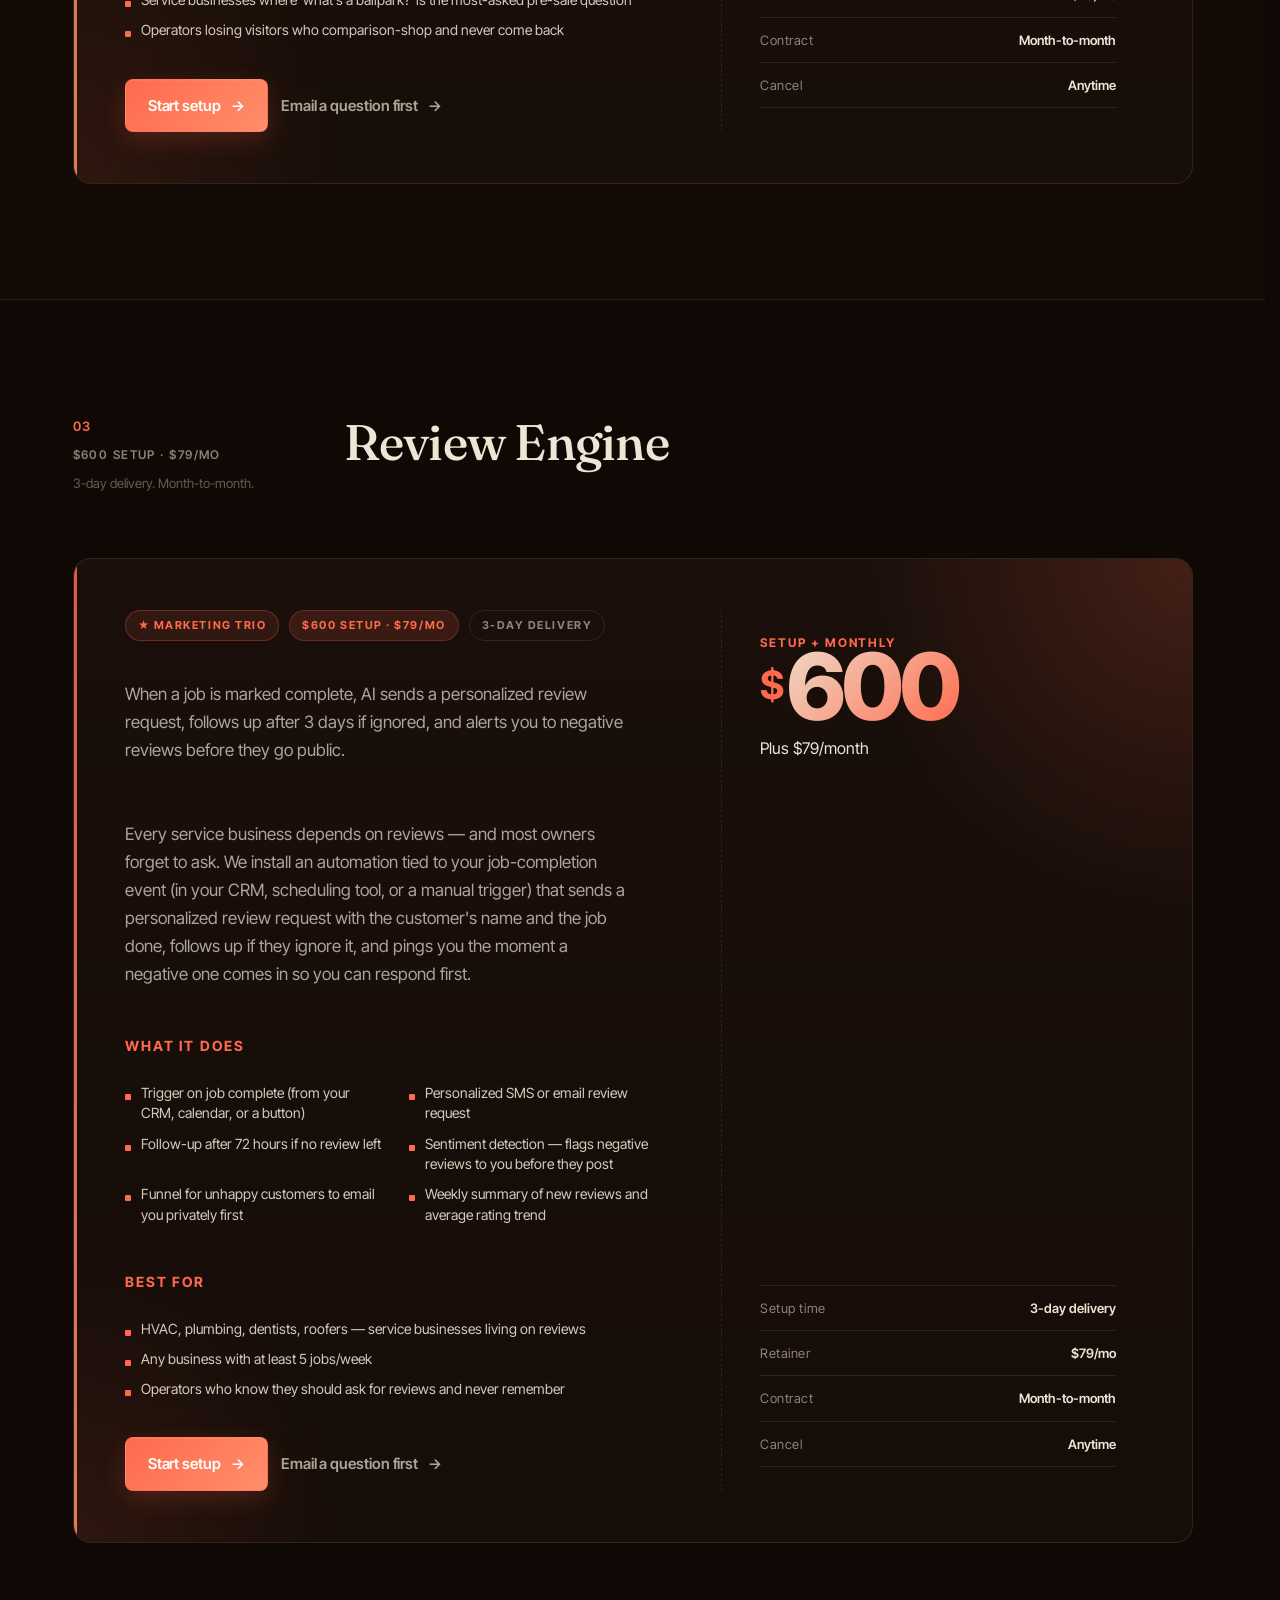
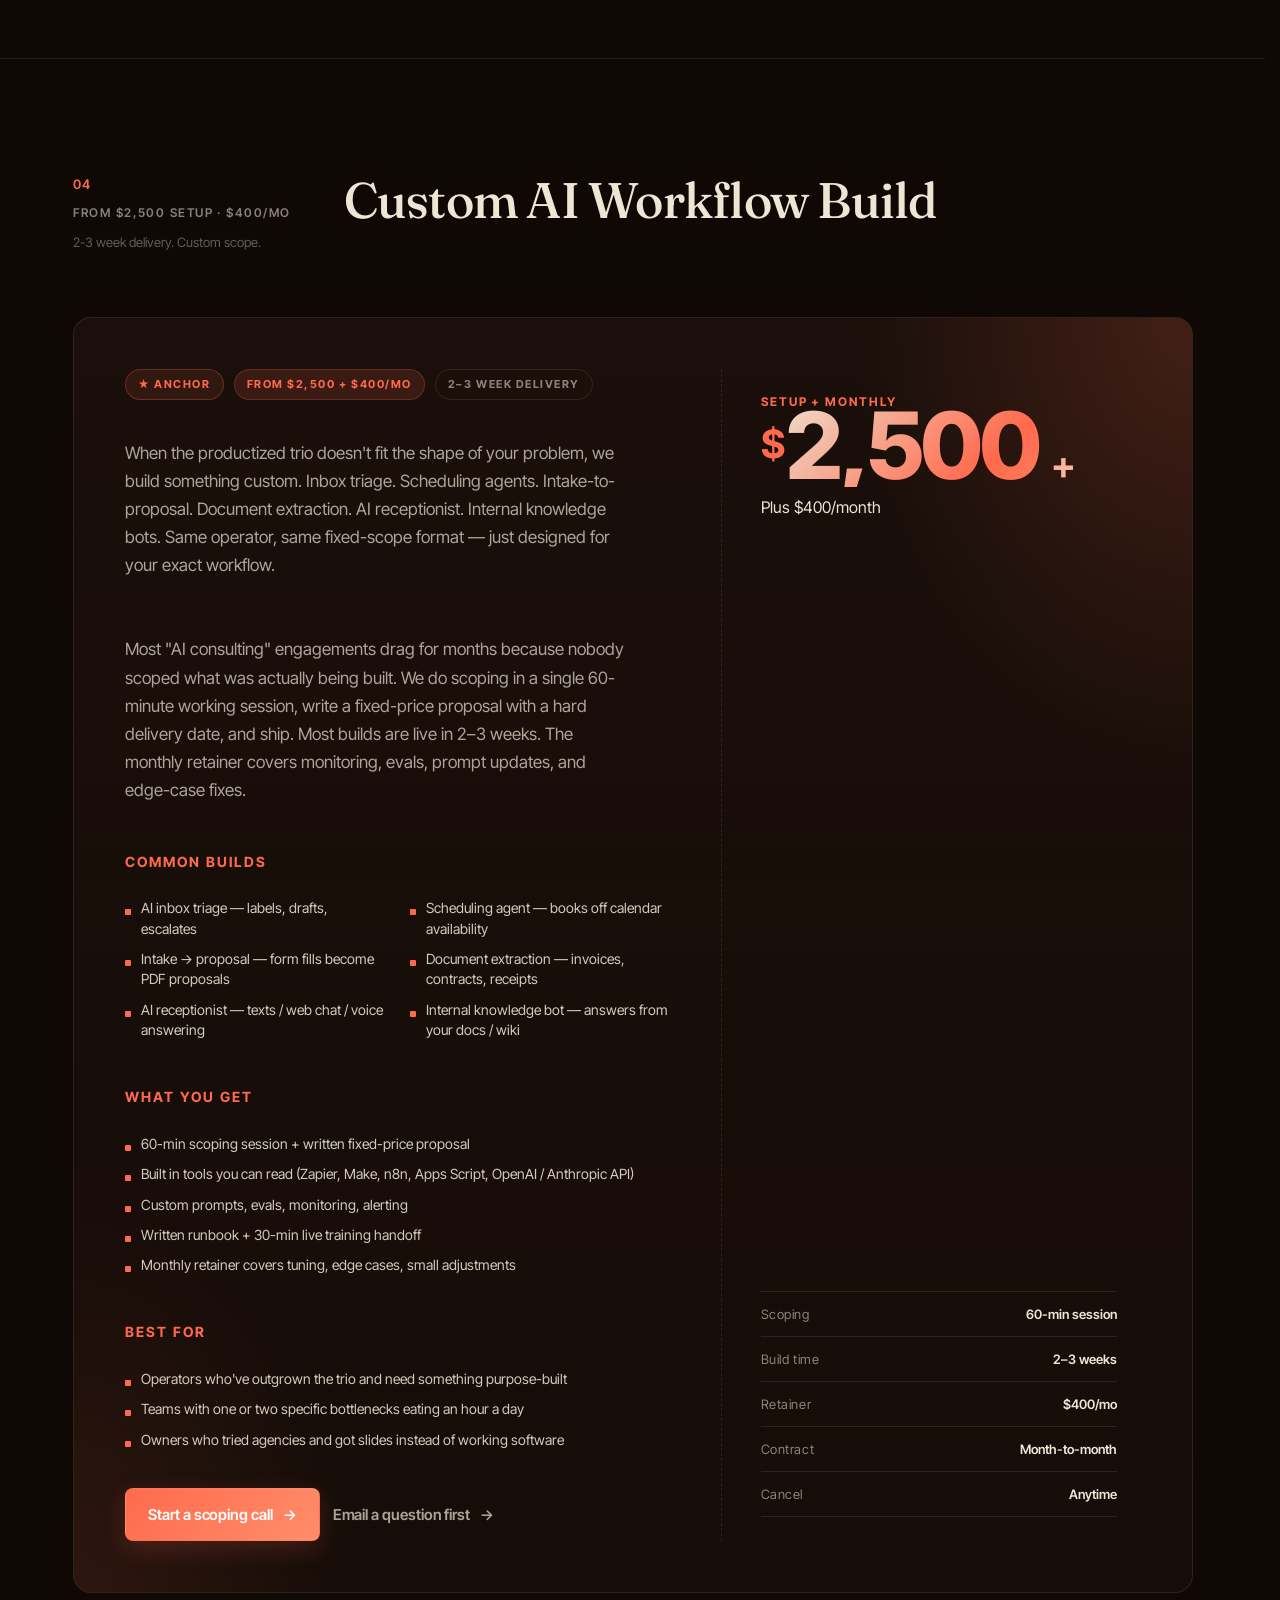
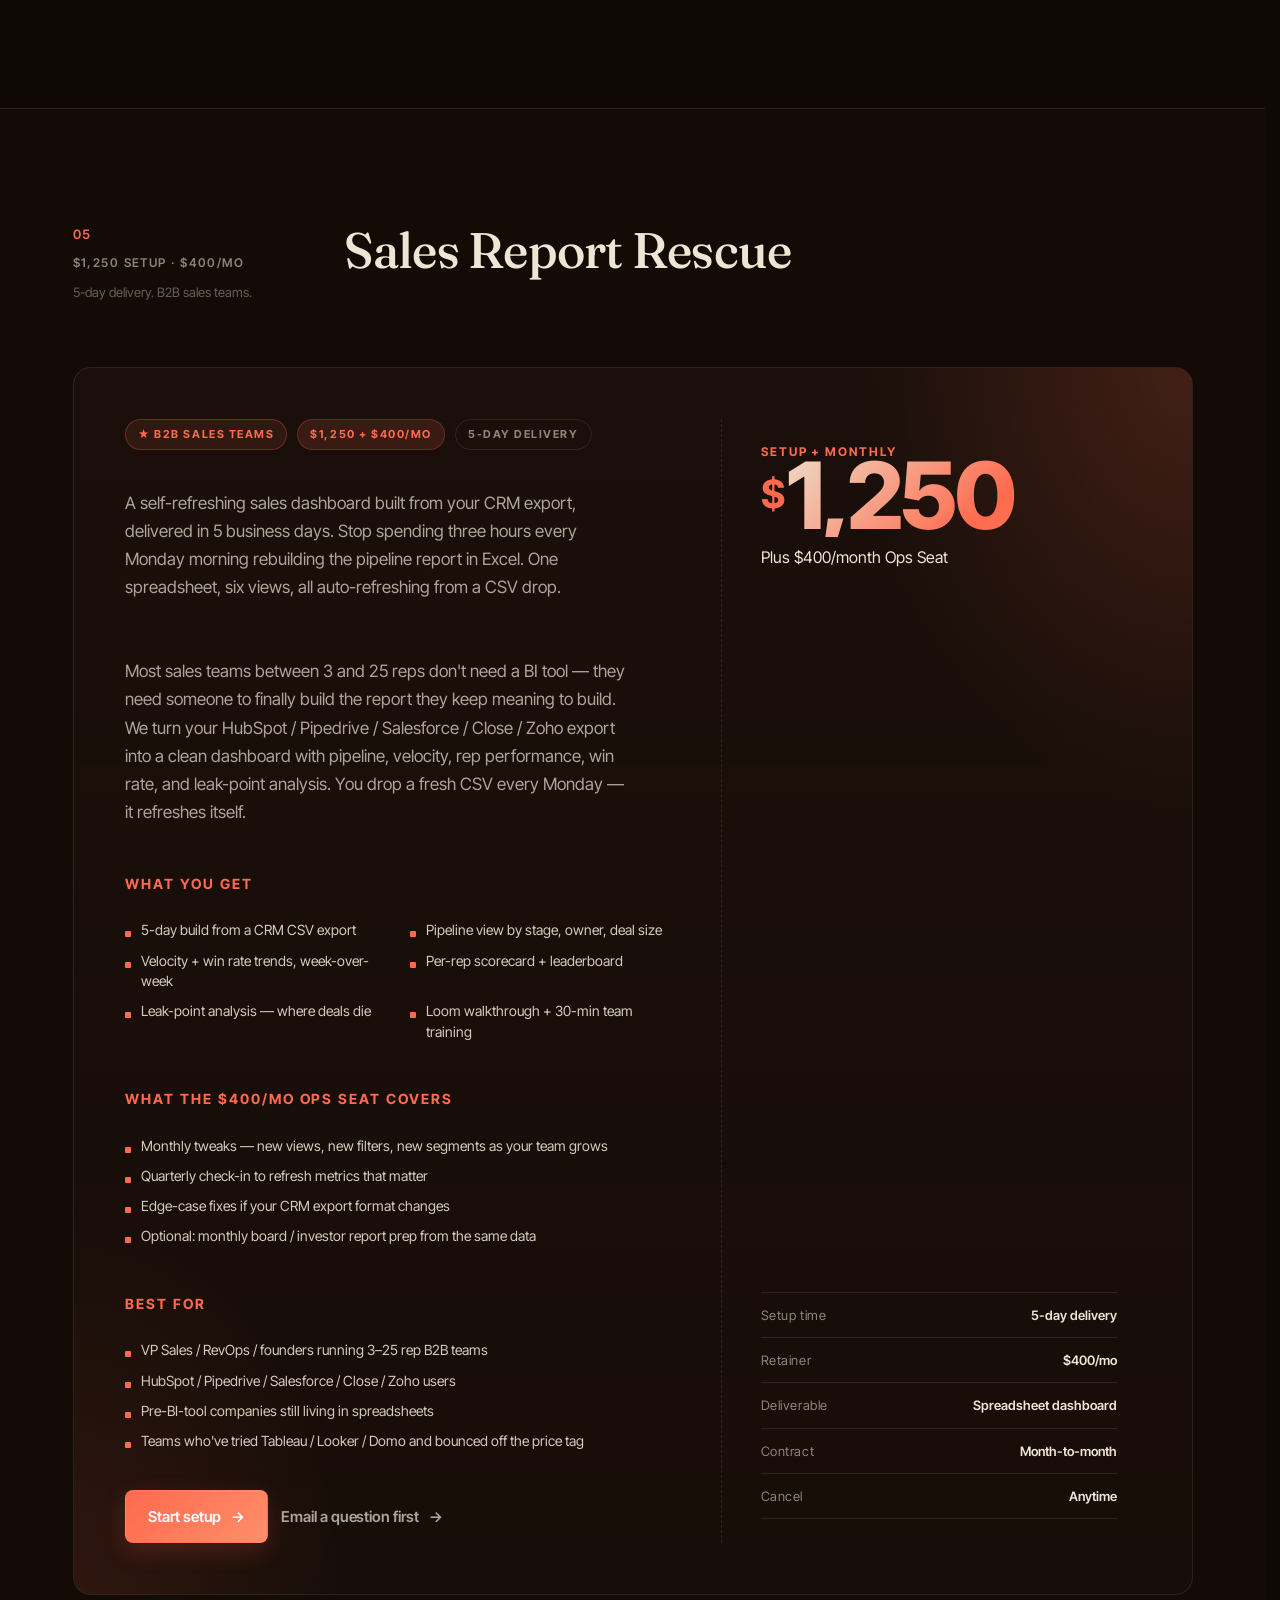
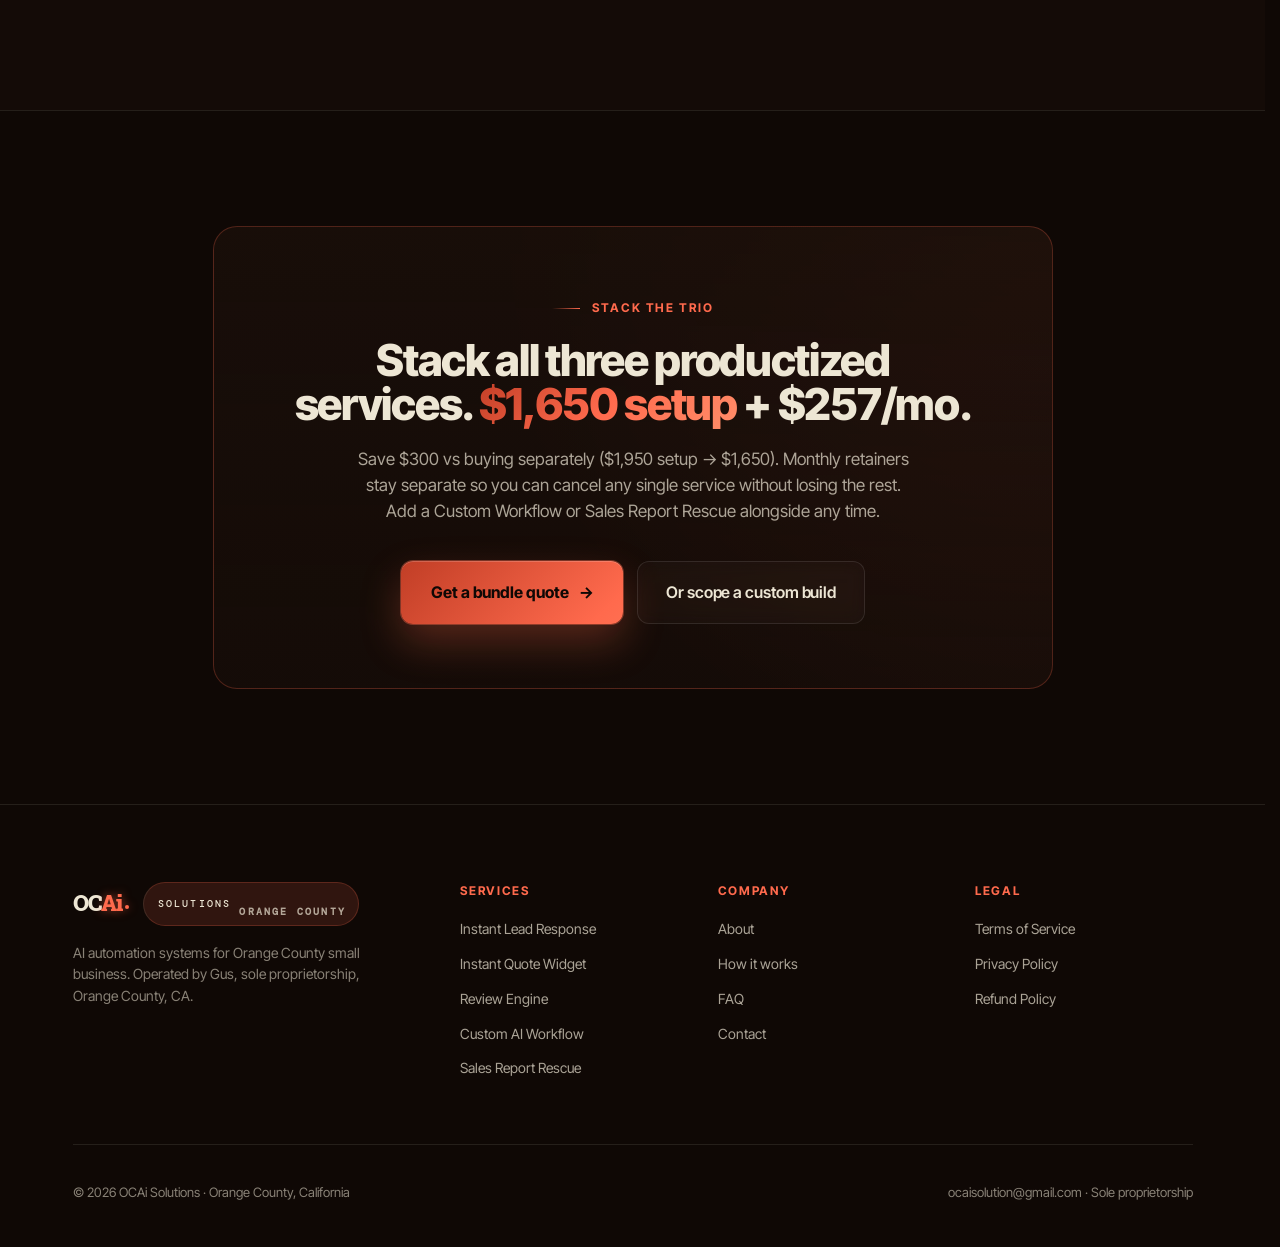
<file: services.html>
<!doctype html>
<html lang="en">
<head>
<meta charset="utf-8">
<meta name="viewport" content="width=device-width, initial-scale=1">
<title>Services — OCAi Solutions</title>
<meta name="description" content="Five productized AI services for Orange County businesses: Instant Lead Response, Instant Quote Widget, Review Engine, Custom AI Workflow builds, and Sales Report Rescue. Fixed price. One-week setup. Cancel anytime.">
<meta name="theme-color" content="#0F0805">
<meta property="og:type" content="website">
<meta property="og:site_name" content="OCAi Solutions">
<meta property="og:title" content="Services — OCAi Solutions">
<meta property="og:description" content="Five productized AI services for Orange County businesses. Fixed price. One-week setup. Cancel anytime.">
<meta property="og:url" content="https://ocaisolutions.com/services.html">
<meta name="twitter:card" content="summary_large_image">
<meta name="twitter:title" content="Services — OCAi Solutions">
<meta name="twitter:description" content="Five productized AI services for Orange County businesses. Fixed price. One-week setup. Cancel anytime.">
<link rel="icon" href="favicon.svg">
<link rel="preconnect" href="https://fonts.googleapis.com">
<link rel="preconnect" href="https://fonts.gstatic.com" crossorigin>
<link href="https://fonts.googleapis.com/css2?family=DM+Mono:wght@400;500&family=Fraunces:ital,opsz,wght@0,9..144,400;0,9..144,500;0,9..144,600;1,9..144,500&family=Inter+Tight:wght@400;500;600;700&family=Roboto+Slab:wght@500;700;900&display=swap" rel="stylesheet">
<link rel="stylesheet" href="styles.css">
</head>
<body>
<header class="site-header">
  <div class="header-row">
    <a href="index.html" class="lockup" aria-label="OCAi Solutions home">
      <span class="word"><span class="oc">OC</span><span class="ai">Ai</span><span class="dot"></span></span>
    </a>
    <nav class="nav" data-nav aria-label="Primary">
      <a href="services.html" class="nav-link">Services</a>
      <a href="about.html" class="nav-link">About</a>
      <a href="contact.html" class="nav-link">Contact</a>
      <a href="contact.html?service=lead-response" class="btn btn-gradient btn-sm nav-cta" data-magnetic data-magnetic-strength="0.18">Get Started <span class="arrow" aria-hidden="true">→</span></a>
    </nav>
    <button class="nav-toggle" data-nav-toggle aria-expanded="false" aria-label="Toggle navigation">
      <svg viewBox="0 0 24 24" fill="none" stroke="currentColor" stroke-width="2.2" stroke-linecap="round"><path d="M4 7h16M4 12h16M4 17h16"/></svg>
    </button>
  </div>
</header>

<section class="page-hero">
  <div class="container">
    <span class="eyebrow-line" data-reveal>Five productized services</span>
    <h1 data-reveal>The full AI automation lineup, on fixed price and timeline.</h1>
    <p class="lead" data-reveal data-reveal-delay="100">The productized trio — <strong>Lead Response</strong>, <strong>Quote Widget</strong>, <strong>Review Engine</strong> — covers the inbound flow most service businesses need. Add a <strong>Custom AI Workflow</strong> when you need bespoke. Add <strong>Sales Report Rescue</strong> when you're drowning in pipeline reports. Every service ships in a week, runs in your accounts, and cancels anytime.</p>

    <div style="margin-top:32px;display:flex;gap:14px;flex-wrap:wrap" data-reveal data-reveal-delay="160">
      <a href="#lead-response" class="btn btn-secondary btn-sm">Lead Response</a>
      <a href="#quote-widget" class="btn btn-secondary btn-sm">Quote Widget</a>
      <a href="#reviews" class="btn btn-secondary btn-sm">Review Engine</a>
      <a href="#custom-workflow" class="btn btn-secondary btn-sm">Custom AI Workflow</a>
      <a href="#sales-report-rescue" class="btn btn-secondary btn-sm">Sales Report Rescue</a>
    </div>
  </div>
</section>

<section class="section" id="lead-response">
  <div class="container">
    <header class="section-masthead">
      <div class="meta">
        <span class="num">01</span>
        <span class="label">$750 setup · $99/mo</span>
        <span class="desc">1-week delivery. Month-to-month.</span>
      </div>
      <h2 class="section-title">Instant Lead Response</h2>
    </header>

    <article class="flagship">
      <div class="flagship-left">
        <div class="flagship-tags">
            <span class="tag gold">★ Marketing trio</span>
            <span class="tag">$750 setup · $99/mo</span>
            <span class="tag outline">1-week delivery</span>
        </div>

        <p class="flagship-body" style="font-size:1.0625rem">Your contact form fills out at 9pm Friday. Within 30 seconds the lead gets an SMS confirmation. You get a text alert. The lead is logged. Stop refreshing your inbox.</p>
        <p class="flagship-body">Every minute a lead waits, the odds of you closing them drop. Studies put 5-minute response at roughly 21× more likely to qualify than 30-minute response. Most small-business owners can't sit at their inbox all day. We install the automation so the response happens automatically — instantly — across every form, every hour.</p>

        <h3 style="font-size:14px;font-weight:700;letter-spacing:0.14em;text-transform:uppercase;color:var(--brand-400);margin:8px 0 0">What it does</h3>
        <ul class="flagship-deliverables">
            <li>Form submission triggers instant SMS to the lead</li>
            <li>Owner text alert with lead details and a one-tap reply</li>
            <li>Auto-logged to your CRM (HubSpot, Pipedrive, Close) or a Google Sheet</li>
            <li>Smart routing by service type, location, or hours</li>
            <li>Weekly summary report of leads handled and follow-ups due</li>
            <li>Built in tools you already pay for (Zapier, Make, or n8n)</li>
        </ul>

        <h3 style="font-size:14px;font-weight:700;letter-spacing:0.14em;text-transform:uppercase;color:var(--brand-400);margin:16px 0 0">Best for</h3>
        <ul class="flagship-deliverables" style="grid-template-columns:1fr">
            <li>Roofers, plumbers, HVAC, contractors, dentists, agencies — anyone with inbound forms</li>
            <li>Owner-operators tired of checking their phone at 9pm</li>
            <li>Anyone competing on speed in a price-shopping market</li>
        </ul>

        <div class="flagship-cta-row" style="margin-top:8px">
          <a href="contact.html?service=lead-response" class="btn btn-gradient">
            Start setup <span class="arrow" aria-hidden="true">→</span>
          </a>
          <a href="mailto:ocaisolution@gmail.com?subject=Instant%20Lead%20Response%20question" class="btn btn-ghost">
            Email a question first <span class="arrow" aria-hidden="true">→</span>
          </a>
        </div>
      </div>

      <aside class="flagship-right">
        <div>
          <div class="flagship-price-label">Setup + monthly</div>
          <div class="flagship-price"><span class="dollar">$</span>750</div>
          <div class="tier-price-sub" style="margin-top:8px">Plus $99/month</div>
        </div>
        <div class="flagship-meta">
          <div class="row"><span class="key">Setup time</span><span class="val">1-week delivery</span></div>
          <div class="row"><span class="key">Retainer</span><span class="val">$99/mo</span></div>
          <div class="row"><span class="key">Contract</span><span class="val">Month-to-month</span></div>
          <div class="row"><span class="key">Cancel</span><span class="val">Anytime</span></div>
        </div>
      </aside>
    </article>
  </div>
</section>

<section class="section section-soft" id="quote-widget">
  <div class="container">
    <header class="section-masthead">
      <div class="meta">
        <span class="num">02</span>
        <span class="label">$600 setup · $79/mo</span>
        <span class="desc">5-day delivery. Month-to-month.</span>
      </div>
      <h2 class="section-title">Instant Quote Widget</h2>
    </header>

    <article class="flagship">
      <div class="flagship-left">
        <div class="flagship-tags">
            <span class="tag gold">★ Marketing trio</span>
            <span class="tag">$600 setup · $79/mo</span>
            <span class="tag outline">5-day delivery</span>
        </div>

        <p class="flagship-body" style="font-size:1.0625rem">A visitor lands on your roofing site at 11pm, picks 'shingle replacement' and 'medium roof,' and gets a price range in 30 seconds. They submit their info to receive the full quote. By tomorrow morning, you have a qualified lead with budget context — not another 'just shopping' email.</p>
        <p class="flagship-body">Most visitors leave service-business sites because they can't see a price. The Quote Widget changes that without committing you to fixed pricing. AI asks 5–8 smart questions (service type, scope, location, urgency), runs your pricing rules, returns a price range with 'starting at' framing, and captures the lead's email/phone to send the formal quote. Built as an embed on your existing site — works with WordPress, Webflow, Squarespace, Wix.</p>

        <h3 style="font-size:14px;font-weight:700;letter-spacing:0.14em;text-transform:uppercase;color:var(--brand-400);margin:8px 0 0">What it does</h3>
        <ul class="flagship-deliverables">
            <li>Custom-branded widget matching your site's colors and fonts</li>
            <li>Pricing rules built around YOUR margins and service catalog</li>
            <li>AI conversation flow (5–8 questions, optimized for completion)</li>
            <li>Lead capture with full context: service, scope, est. price, contact</li>
            <li>Auto-forwards to your inbox, CRM, or triggers your Lead Response setup</li>
            <li>Works on WordPress, Webflow, Squarespace, Wix via single-line embed</li>
        </ul>

        <h3 style="font-size:14px;font-weight:700;letter-spacing:0.14em;text-transform:uppercase;color:var(--brand-400);margin:16px 0 0">Best for</h3>
        <ul class="flagship-deliverables" style="grid-template-columns:1fr">
            <li>Roofers, painters, landscapers, pool builders, fencers, solar installers, HVAC install, concrete, window install, bathroom remodel, tree services, pressure washing</li>
            <li>Service businesses where 'what's a ballpark?' is the most-asked pre-sale question</li>
            <li>Operators losing visitors who comparison-shop and never come back</li>
        </ul>

        <div class="flagship-cta-row" style="margin-top:8px">
          <a href="contact.html?service=quote-widget" class="btn btn-gradient">
            Start setup <span class="arrow" aria-hidden="true">→</span>
          </a>
          <a href="mailto:ocaisolution@gmail.com?subject=Instant%20Quote%20Widget%20question" class="btn btn-ghost">
            Email a question first <span class="arrow" aria-hidden="true">→</span>
          </a>
        </div>
      </div>

      <aside class="flagship-right">
        <div>
          <div class="flagship-price-label">Setup + monthly</div>
          <div class="flagship-price"><span class="dollar">$</span>600</div>
          <div class="tier-price-sub" style="margin-top:8px">Plus $79/month</div>
        </div>
        <div class="flagship-meta">
          <div class="row"><span class="key">Setup time</span><span class="val">5-day delivery</span></div>
          <div class="row"><span class="key">Retainer</span><span class="val">$79/mo</span></div>
          <div class="row"><span class="key">Contract</span><span class="val">Month-to-month</span></div>
          <div class="row"><span class="key">Cancel</span><span class="val">Anytime</span></div>
        </div>
      </aside>
    </article>
  </div>
</section>

<section class="section" id="reviews">
  <div class="container">
    <header class="section-masthead">
      <div class="meta">
        <span class="num">03</span>
        <span class="label">$600 setup · $79/mo</span>
        <span class="desc">3-day delivery. Month-to-month.</span>
      </div>
      <h2 class="section-title">Review Engine</h2>
    </header>

    <article class="flagship">
      <div class="flagship-left">
        <div class="flagship-tags">
            <span class="tag gold">★ Marketing trio</span>
            <span class="tag">$600 setup · $79/mo</span>
            <span class="tag outline">3-day delivery</span>
        </div>

        <p class="flagship-body" style="font-size:1.0625rem">When a job is marked complete, AI sends a personalized review request, follows up after 3 days if ignored, and alerts you to negative reviews before they go public.</p>
        <p class="flagship-body">Every service business depends on reviews — and most owners forget to ask. We install an automation tied to your job-completion event (in your CRM, scheduling tool, or a manual trigger) that sends a personalized review request with the customer's name and the job done, follows up if they ignore it, and pings you the moment a negative one comes in so you can respond first.</p>

        <h3 style="font-size:14px;font-weight:700;letter-spacing:0.14em;text-transform:uppercase;color:var(--brand-400);margin:8px 0 0">What it does</h3>
        <ul class="flagship-deliverables">
            <li>Trigger on job complete (from your CRM, calendar, or a button)</li>
            <li>Personalized SMS or email review request</li>
            <li>Follow-up after 72 hours if no review left</li>
            <li>Sentiment detection — flags negative reviews to you before they post</li>
            <li>Funnel for unhappy customers to email you privately first</li>
            <li>Weekly summary of new reviews and average rating trend</li>
        </ul>

        <h3 style="font-size:14px;font-weight:700;letter-spacing:0.14em;text-transform:uppercase;color:var(--brand-400);margin:16px 0 0">Best for</h3>
        <ul class="flagship-deliverables" style="grid-template-columns:1fr">
            <li>HVAC, plumbing, dentists, roofers — service businesses living on reviews</li>
            <li>Any business with at least 5 jobs/week</li>
            <li>Operators who know they should ask for reviews and never remember</li>
        </ul>

        <div class="flagship-cta-row" style="margin-top:8px">
          <a href="contact.html?service=reviews" class="btn btn-gradient">
            Start setup <span class="arrow" aria-hidden="true">→</span>
          </a>
          <a href="mailto:ocaisolution@gmail.com?subject=Review%20Engine%20question" class="btn btn-ghost">
            Email a question first <span class="arrow" aria-hidden="true">→</span>
          </a>
        </div>
      </div>

      <aside class="flagship-right">
        <div>
          <div class="flagship-price-label">Setup + monthly</div>
          <div class="flagship-price"><span class="dollar">$</span>600</div>
          <div class="tier-price-sub" style="margin-top:8px">Plus $79/month</div>
        </div>
        <div class="flagship-meta">
          <div class="row"><span class="key">Setup time</span><span class="val">3-day delivery</span></div>
          <div class="row"><span class="key">Retainer</span><span class="val">$79/mo</span></div>
          <div class="row"><span class="key">Contract</span><span class="val">Month-to-month</span></div>
          <div class="row"><span class="key">Cancel</span><span class="val">Anytime</span></div>
        </div>
      </aside>
    </article>
  </div>
</section>

<section class="section" id="custom-workflow">
  <div class="container">
    <header class="section-masthead">
      <div class="meta">
        <span class="num">04</span>
        <span class="label">From $2,500 setup · $400/mo</span>
        <span class="desc">2-3 week delivery. Custom scope.</span>
      </div>
      <h2 class="section-title">Custom AI Workflow Build</h2>
    </header>

    <article class="flagship" data-reveal data-spotlight>
      <div class="flagship-left">
        <div class="flagship-tags">
            <span class="tag gold">★ Anchor</span>
            <span class="tag">From $2,500 + $400/mo</span>
            <span class="tag outline">2–3 week delivery</span>
        </div>

        <p class="flagship-body" style="font-size:1.0625rem">When the productized trio doesn't fit the shape of your problem, we build something custom. Inbox triage. Scheduling agents. Intake-to-proposal. Document extraction. AI receptionist. Internal knowledge bots. Same operator, same fixed-scope format — just designed for your exact workflow.</p>
        <p class="flagship-body">Most "AI consulting" engagements drag for months because nobody scoped what was actually being built. We do scoping in a single 60-minute working session, write a fixed-price proposal with a hard delivery date, and ship. Most builds are live in 2–3 weeks. The monthly retainer covers monitoring, evals, prompt updates, and edge-case fixes.</p>

        <h3 style="font-size:14px;font-weight:700;letter-spacing:0.14em;text-transform:uppercase;color:var(--brand-400);margin:8px 0 0">Common builds</h3>
        <ul class="flagship-deliverables">
            <li>AI inbox triage — labels, drafts, escalates</li>
            <li>Scheduling agent — books off calendar availability</li>
            <li>Intake → proposal — form fills become PDF proposals</li>
            <li>Document extraction — invoices, contracts, receipts</li>
            <li>AI receptionist — texts / web chat / voice answering</li>
            <li>Internal knowledge bot — answers from your docs / wiki</li>
        </ul>

        <h3 style="font-size:14px;font-weight:700;letter-spacing:0.14em;text-transform:uppercase;color:var(--brand-400);margin:16px 0 0">What you get</h3>
        <ul class="flagship-deliverables" style="grid-template-columns:1fr">
            <li>60-min scoping session + written fixed-price proposal</li>
            <li>Built in tools you can read (Zapier, Make, n8n, Apps Script, OpenAI / Anthropic API)</li>
            <li>Custom prompts, evals, monitoring, alerting</li>
            <li>Written runbook + 30-min live training handoff</li>
            <li>Monthly retainer covers tuning, edge cases, small adjustments</li>
        </ul>

        <h3 style="font-size:14px;font-weight:700;letter-spacing:0.14em;text-transform:uppercase;color:var(--brand-400);margin:16px 0 0">Best for</h3>
        <ul class="flagship-deliverables" style="grid-template-columns:1fr">
            <li>Operators who've outgrown the trio and need something purpose-built</li>
            <li>Teams with one or two specific bottlenecks eating an hour a day</li>
            <li>Owners who tried agencies and got slides instead of working software</li>
        </ul>

        <div class="flagship-cta-row" style="margin-top:8px">
          <a href="contact.html?service=custom" class="btn btn-gradient">
            Start a scoping call <span class="arrow" aria-hidden="true">→</span>
          </a>
          <a href="mailto:ocaisolution@gmail.com?subject=Custom%20AI%20Workflow%20inquiry" class="btn btn-ghost">
            Email a question first <span class="arrow" aria-hidden="true">→</span>
          </a>
        </div>
      </div>

      <aside class="flagship-right">
        <div>
          <div class="flagship-price-label">Setup + monthly</div>
          <div class="flagship-price"><span class="dollar">$</span>2,500<span style="font-size:0.42em;font-weight:600;color:var(--fg-mute);margin-left:8px;letter-spacing:0;-webkit-text-fill-color:var(--fg-mute)">+</span></div>
          <div class="tier-price-sub" style="margin-top:8px">Plus $400/month</div>
        </div>
        <div class="flagship-meta">
          <div class="row"><span class="key">Scoping</span><span class="val">60-min session</span></div>
          <div class="row"><span class="key">Build time</span><span class="val">2–3 weeks</span></div>
          <div class="row"><span class="key">Retainer</span><span class="val">$400/mo</span></div>
          <div class="row"><span class="key">Contract</span><span class="val">Month-to-month</span></div>
          <div class="row"><span class="key">Cancel</span><span class="val">Anytime</span></div>
        </div>
      </aside>
    </article>
  </div>
</section>

<section class="section section-soft" id="sales-report-rescue">
  <div class="container">
    <header class="section-masthead">
      <div class="meta">
        <span class="num">05</span>
        <span class="label">$1,250 setup · $400/mo</span>
        <span class="desc">5-day delivery. B2B sales teams.</span>
      </div>
      <h2 class="section-title">Sales Report Rescue</h2>
    </header>

    <article class="flagship" data-reveal data-spotlight>
      <div class="flagship-left">
        <div class="flagship-tags">
            <span class="tag gold">★ B2B sales teams</span>
            <span class="tag">$1,250 + $400/mo</span>
            <span class="tag outline">5-day delivery</span>
        </div>

        <p class="flagship-body" style="font-size:1.0625rem">A self-refreshing sales dashboard built from your CRM export, delivered in 5 business days. Stop spending three hours every Monday morning rebuilding the pipeline report in Excel. One spreadsheet, six views, all auto-refreshing from a CSV drop.</p>
        <p class="flagship-body">Most sales teams between 3 and 25 reps don't need a BI tool — they need someone to finally build the report they keep meaning to build. We turn your HubSpot / Pipedrive / Salesforce / Close / Zoho export into a clean dashboard with pipeline, velocity, rep performance, win rate, and leak-point analysis. You drop a fresh CSV every Monday — it refreshes itself.</p>

        <h3 style="font-size:14px;font-weight:700;letter-spacing:0.14em;text-transform:uppercase;color:var(--brand-400);margin:8px 0 0">What you get</h3>
        <ul class="flagship-deliverables">
            <li>5-day build from a CRM CSV export</li>
            <li>Pipeline view by stage, owner, deal size</li>
            <li>Velocity + win rate trends, week-over-week</li>
            <li>Per-rep scorecard + leaderboard</li>
            <li>Leak-point analysis — where deals die</li>
            <li>Loom walkthrough + 30-min team training</li>
        </ul>

        <h3 style="font-size:14px;font-weight:700;letter-spacing:0.14em;text-transform:uppercase;color:var(--brand-400);margin:16px 0 0">What the $400/mo Ops Seat covers</h3>
        <ul class="flagship-deliverables" style="grid-template-columns:1fr">
            <li>Monthly tweaks — new views, new filters, new segments as your team grows</li>
            <li>Quarterly check-in to refresh metrics that matter</li>
            <li>Edge-case fixes if your CRM export format changes</li>
            <li>Optional: monthly board / investor report prep from the same data</li>
        </ul>

        <h3 style="font-size:14px;font-weight:700;letter-spacing:0.14em;text-transform:uppercase;color:var(--brand-400);margin:16px 0 0">Best for</h3>
        <ul class="flagship-deliverables" style="grid-template-columns:1fr">
            <li>VP Sales / RevOps / founders running 3–25 rep B2B teams</li>
            <li>HubSpot / Pipedrive / Salesforce / Close / Zoho users</li>
            <li>Pre-BI-tool companies still living in spreadsheets</li>
            <li>Teams who've tried Tableau / Looker / Domo and bounced off the price tag</li>
        </ul>

        <div class="flagship-cta-row" style="margin-top:8px">
          <a href="contact.html?service=sales-report-rescue" class="btn btn-gradient">
            Start setup <span class="arrow" aria-hidden="true">→</span>
          </a>
          <a href="mailto:ocaisolution@gmail.com?subject=Sales%20Report%20Rescue%20inquiry" class="btn btn-ghost">
            Email a question first <span class="arrow" aria-hidden="true">→</span>
          </a>
        </div>
      </div>

      <aside class="flagship-right">
        <div>
          <div class="flagship-price-label">Setup + monthly</div>
          <div class="flagship-price"><span class="dollar">$</span>1,250</div>
          <div class="tier-price-sub" style="margin-top:8px">Plus $400/month Ops Seat</div>
        </div>
        <div class="flagship-meta">
          <div class="row"><span class="key">Setup time</span><span class="val">5-day delivery</span></div>
          <div class="row"><span class="key">Retainer</span><span class="val">$400/mo</span></div>
          <div class="row"><span class="key">Deliverable</span><span class="val">Spreadsheet dashboard</span></div>
          <div class="row"><span class="key">Contract</span><span class="val">Month-to-month</span></div>
          <div class="row"><span class="key">Cancel</span><span class="val">Anytime</span></div>
        </div>
      </aside>
    </article>
  </div>
</section>

<section class="section">
  <div class="container">
    <div class="cta-card-v2" data-reveal data-spotlight style="max-width:840px;margin:0 auto;text-align:center">
      <span class="section-kicker" style="justify-content:center">Stack the trio</span>
      <h2 style="font-size:clamp(1.75rem,1.2rem + 2vw,2.75rem)">Stack all three productized services. <em>$1,650 setup</em> + $257/mo.</h2>
      <p>Save $300 vs buying separately ($1,950 setup → $1,650). Monthly retainers stay separate so you can cancel any single service without losing the rest. Add a Custom Workflow or Sales Report Rescue alongside any time.</p>
      <div class="cta-row-v2">
        <a href="contact.html?service=bundle" class="btn btn-premium" data-magnetic data-magnetic-strength="0.22">
          Get a bundle quote <span class="arrow" aria-hidden="true">→</span>
        </a>
        <a href="contact.html?service=custom" class="btn btn-ghost-premium" data-magnetic data-magnetic-strength="0.15">
          Or scope a custom build
        </a>
      </div>
    </div>
  </div>
</section>
<footer class="footer">
  <div class="container">
    <div class="footer-top">
      <div class="footer-brand">
        <a href="index.html" class="lockup">
          <span class="word"><span class="oc">OC</span><span class="ai">Ai</span><span class="dot"></span></span>
          <span class="tag"><b>Solutions</b><br>Orange County</span>
        </a>
        <p>AI automation systems for Orange County small business. Operated by Gus, sole proprietorship, Orange County, CA.</p>
      </div>
      <div class="footer-col">
        <h4>Services</h4>
        <ul>
          <li><a href="services.html#lead-response">Instant Lead Response</a></li>
          <li><a href="services.html#quote-widget">Instant Quote Widget</a></li>
          <li><a href="services.html#reviews">Review Engine</a></li>
          <li><a href="services.html#custom-workflow">Custom AI Workflow</a></li>
          <li><a href="services.html#sales-report-rescue">Sales Report Rescue</a></li>
        </ul>
      </div>
      <div class="footer-col"><h4>Company</h4><ul><li><a href="about.html">About</a></li><li><a href="index.html#how">How it works</a></li><li><a href="index.html#faq">FAQ</a></li><li><a href="contact.html">Contact</a></li></ul></div>
      <div class="footer-col"><h4>Legal</h4><ul><li><a href="terms.html">Terms of Service</a></li><li><a href="privacy.html">Privacy Policy</a></li><li><a href="refund.html">Refund Policy</a></li></ul></div>
    </div>
    <div class="footer-bottom"><p>© <span id="year"></span> OCAi Solutions · Orange County, California</p><p>ocaisolution@gmail.com · Sole proprietorship</p></div>
  </div>
</footer>
<script>document.getElementById('year').textContent = new Date().getFullYear();</script>
<script src="animations.js"></script>
<script src="chatbot.js"></script>
</body>
</html>
</file>
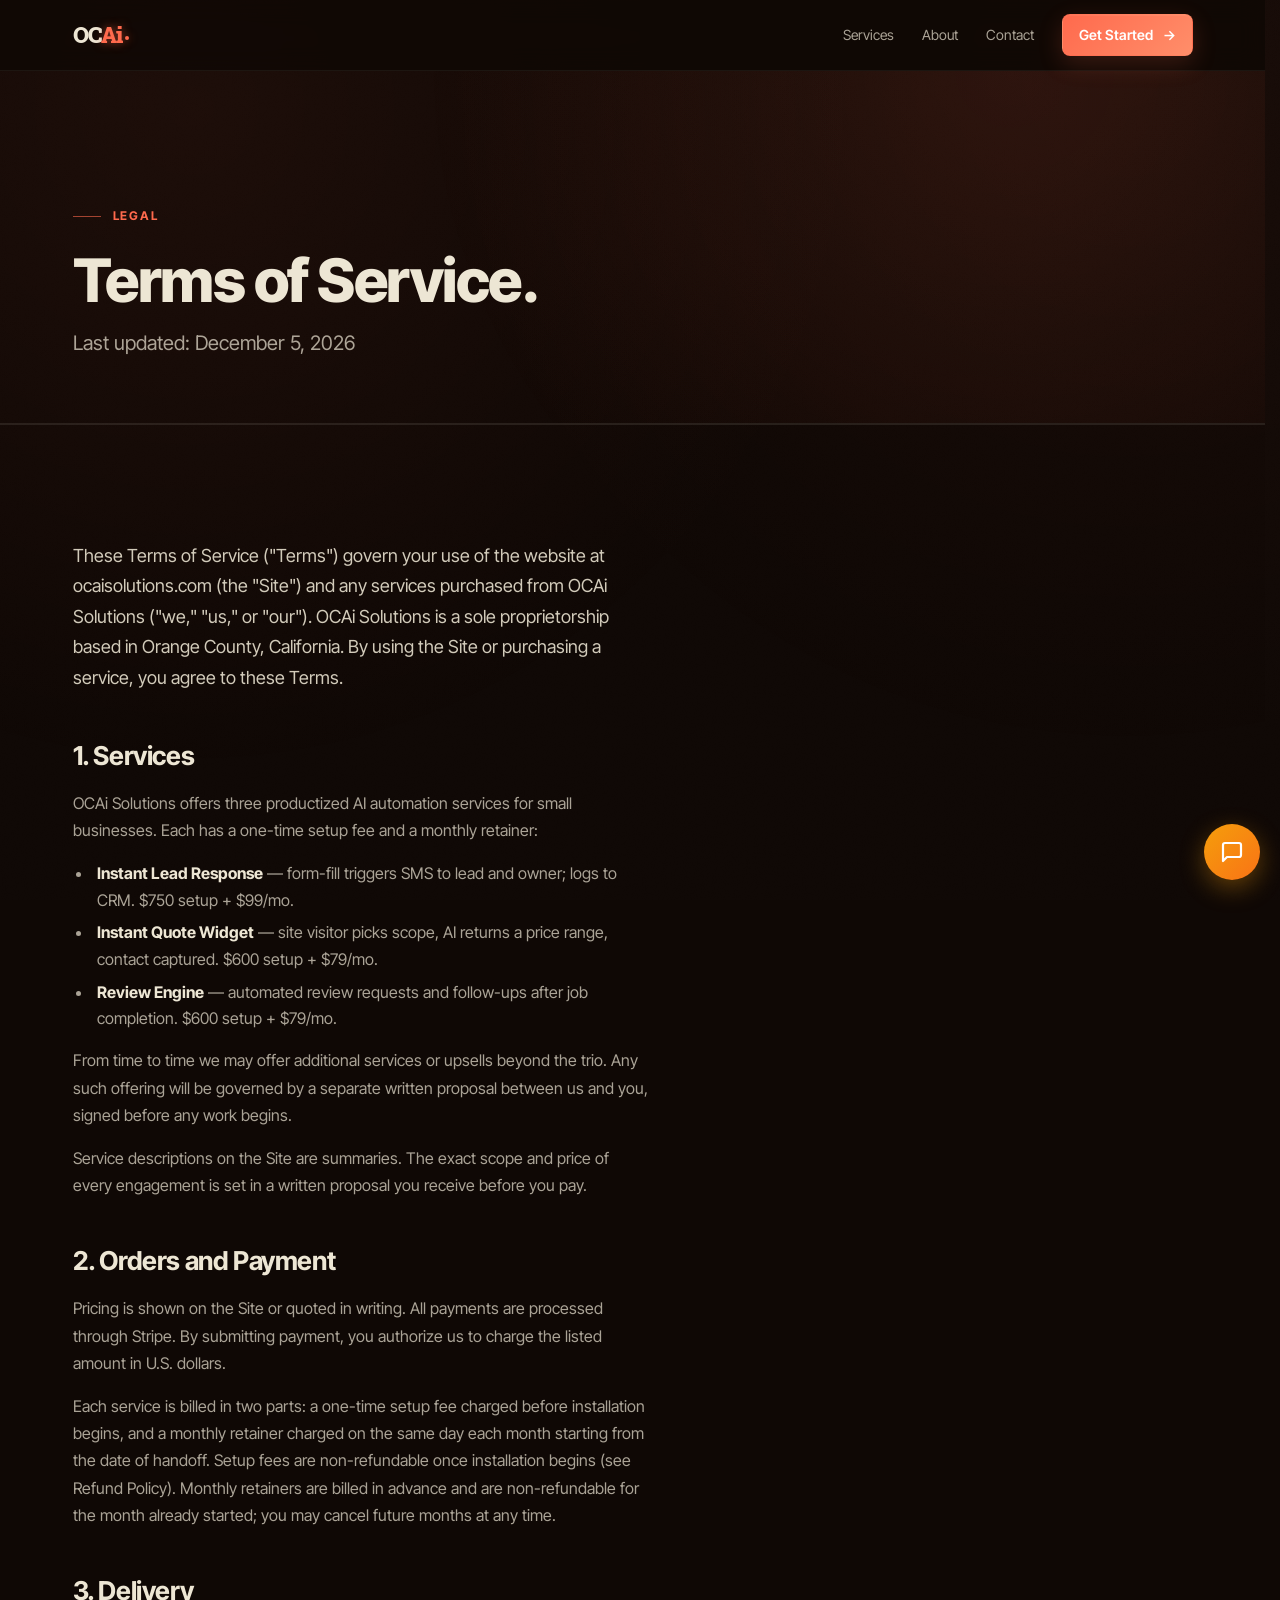
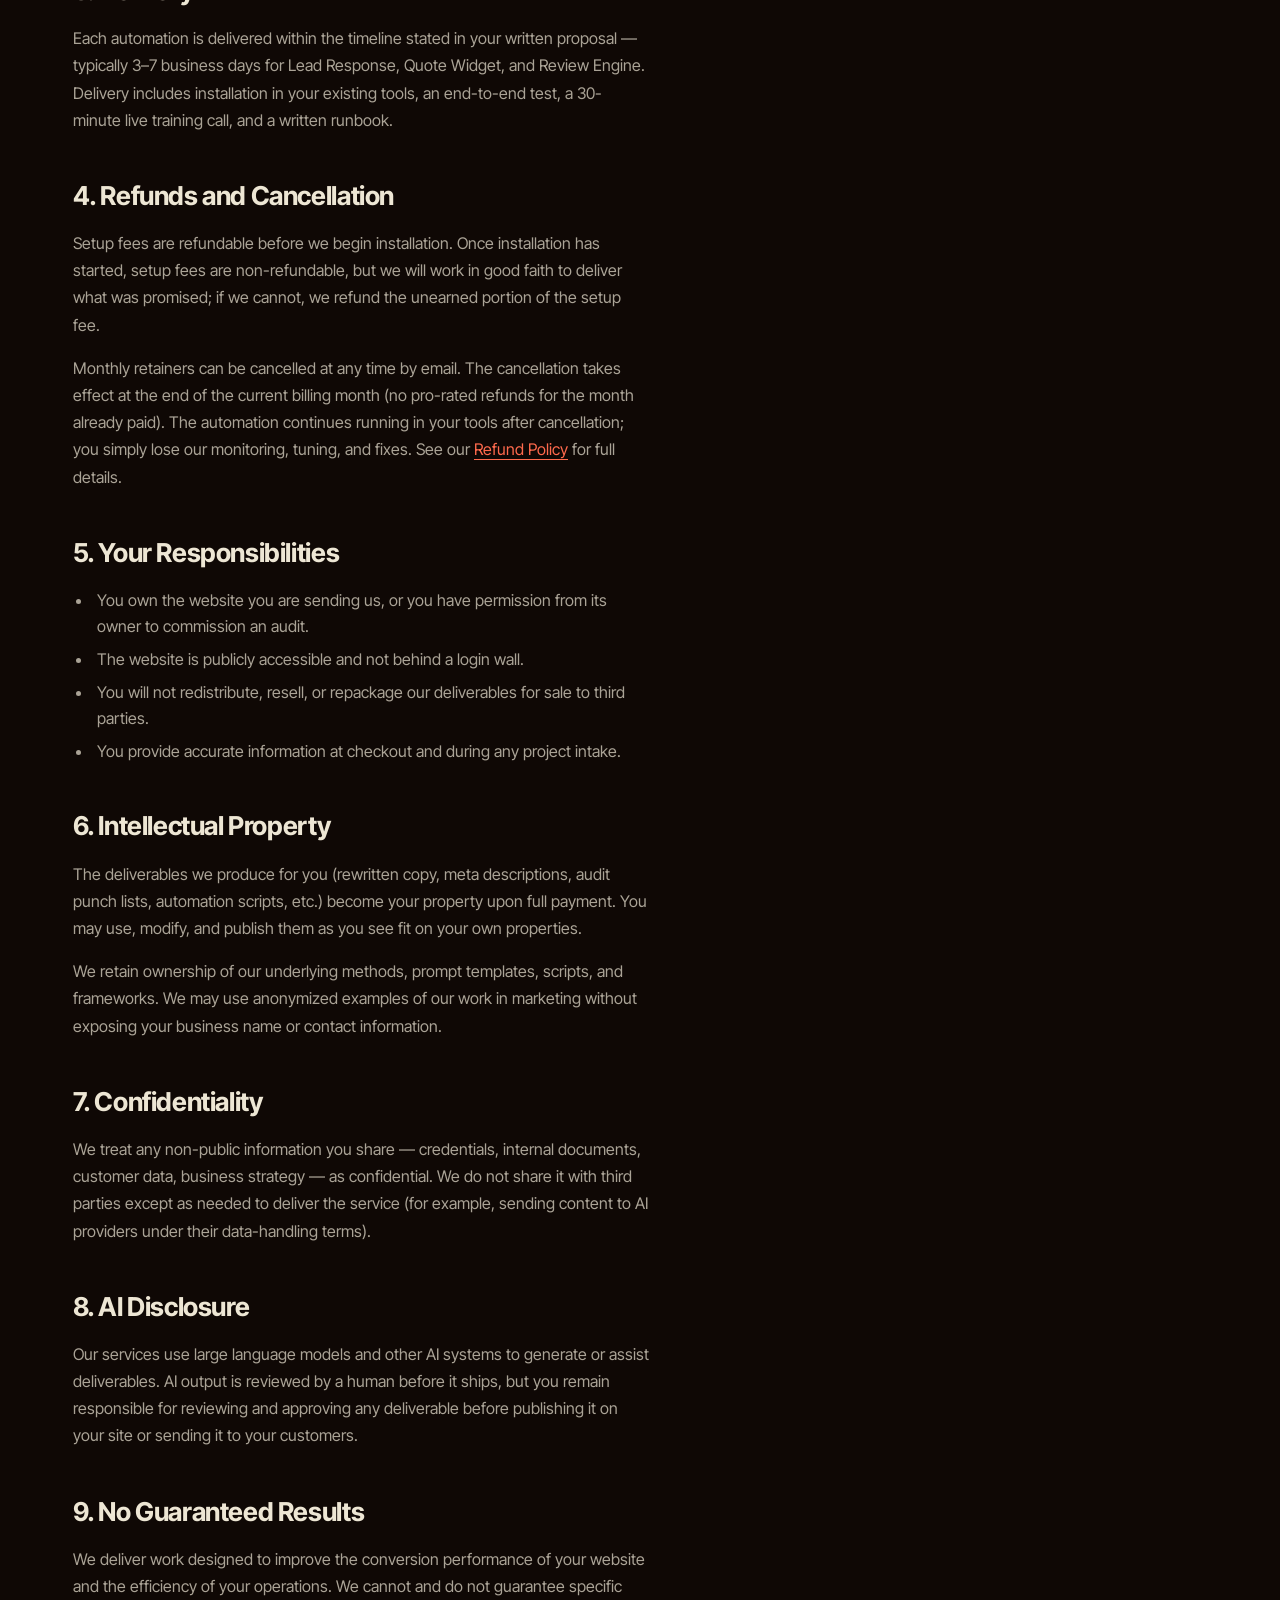
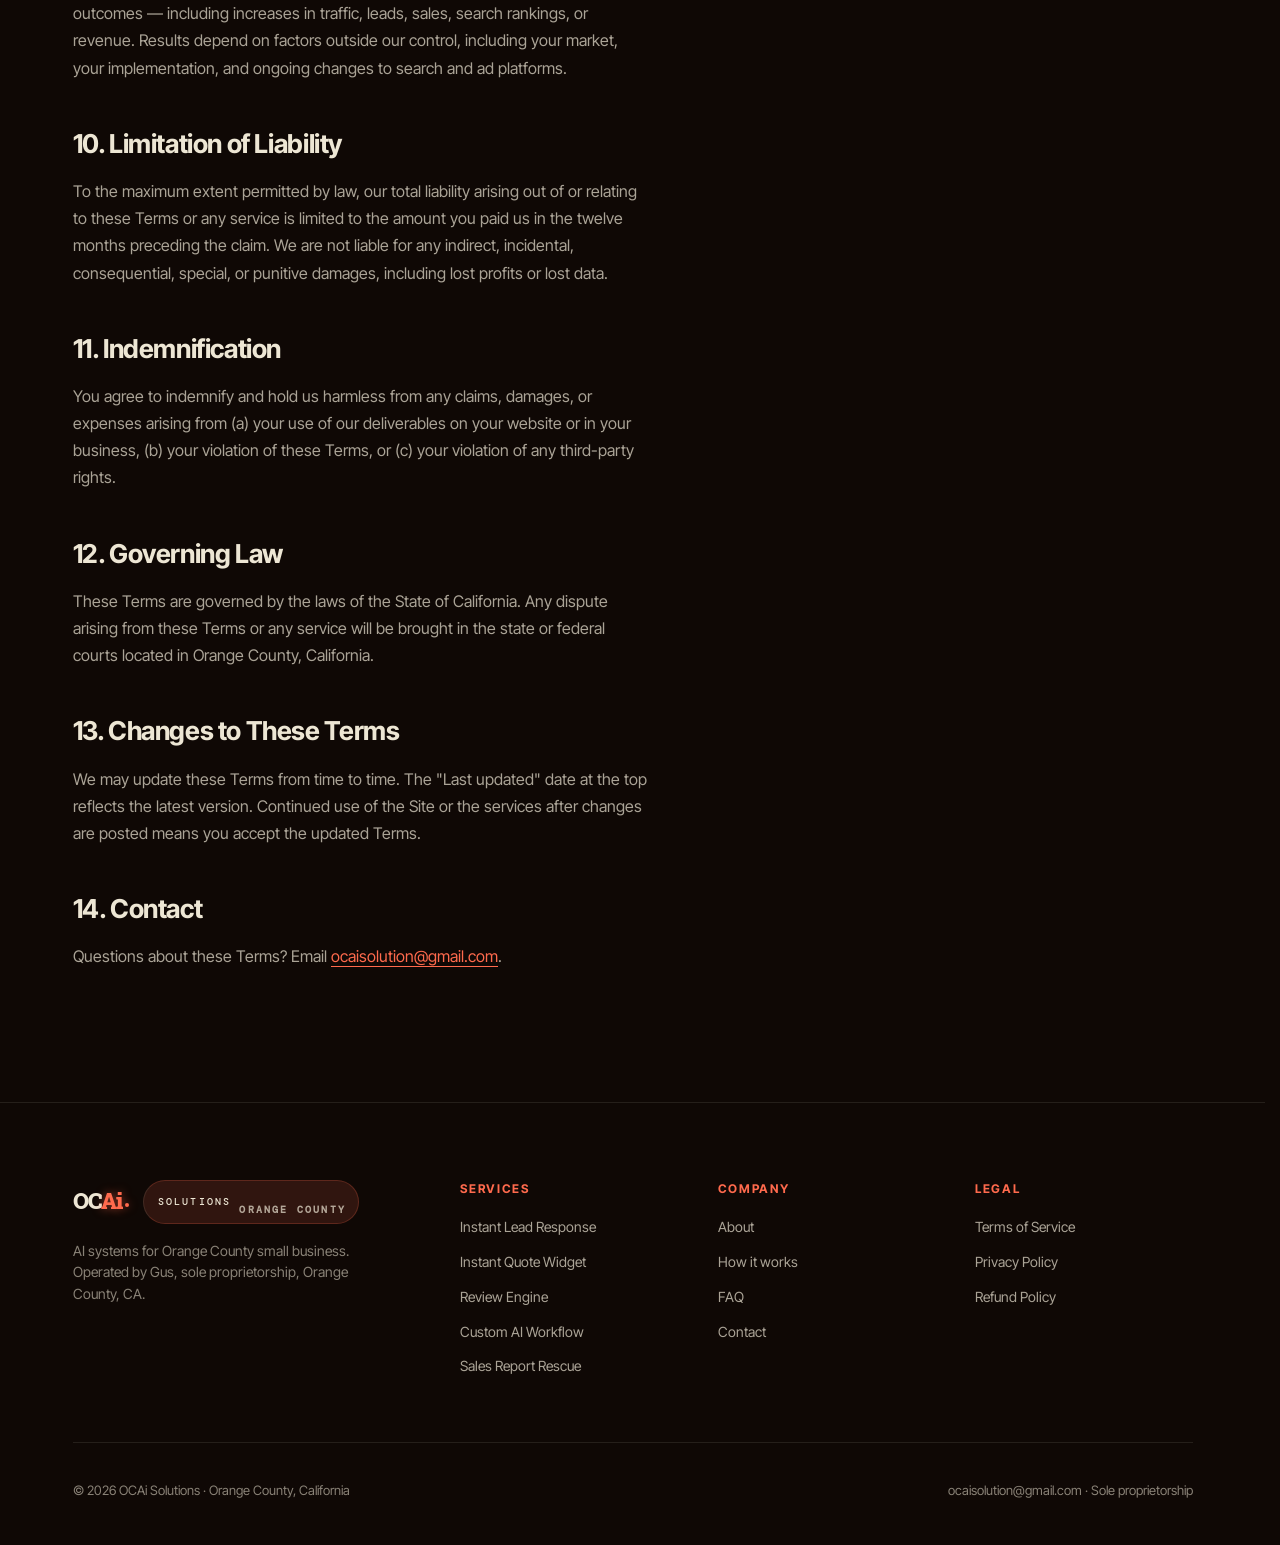
<file: terms.html>
<!doctype html>
<html lang="en">
<head>
<meta charset="utf-8">
<meta name="viewport" content="width=device-width, initial-scale=1">
<title>Terms of Service — OCAi Solutions</title>
<meta name="description" content="Terms of Service for OCAi Solutions, an Orange County, California sole proprietorship.">
<meta property="og:type" content="website">
<meta property="og:site_name" content="OCAi Solutions">
<meta property="og:title" content="Terms of Service — OCAi Solutions">
<meta property="og:description" content="Terms of Service for OCAi Solutions, an Orange County, California sole proprietorship.">
<meta property="og:url" content="https://ocaisolutions.com/terms.html">
<meta name="twitter:card" content="summary">
<meta name="twitter:title" content="Terms of Service — OCAi Solutions">
<meta name="twitter:description" content="Terms of Service for OCAi Solutions, an Orange County, California sole proprietorship.">
<link rel="icon" href="favicon.svg">
<link rel="preconnect" href="https://fonts.googleapis.com">
<link rel="preconnect" href="https://fonts.gstatic.com" crossorigin>
<link href="https://fonts.googleapis.com/css2?family=DM+Mono:wght@400;500&family=Fraunces:ital,opsz,wght@0,9..144,400;0,9..144,500;0,9..144,600;1,9..144,500&family=Inter+Tight:wght@400;500;600;700&family=Roboto+Slab:wght@500;700;900&display=swap" rel="stylesheet">
<link rel="stylesheet" href="styles.css">
</head>
<body>
<header class="site-header">
  <div class="header-row">
    <a href="index.html" class="lockup" aria-label="OCAi Solutions home">
      <span class="word"><span class="oc">OC</span><span class="ai">Ai</span><span class="dot"></span></span>
    </a>
    <nav class="nav" aria-label="Primary">
      <a href="services.html" class="nav-link">Services</a>
      <a href="about.html" class="nav-link">About</a>
      <a href="contact.html" class="nav-link">Contact</a>
      <a href="contact.html" class="btn btn-gradient btn-sm nav-cta">Get Started <span class="arrow" aria-hidden="true">→</span></a>
    </nav>
  </div>
</header>

<section class="page-hero">
  <div class="container">
    <span class="eyebrow-line">Legal</span>
    <h1>Terms of Service.</h1>
    <p class="lead meta">Last updated: <span data-now></span></p>
  </div>
</section>

<section class="section">
  <div class="container">
    <div class="prose">
      <p class="lede">These Terms of Service ("Terms") govern your use of the website at ocaisolutions.com (the "Site") and any services purchased from OCAi Solutions ("we," "us," or "our"). OCAi Solutions is a sole proprietorship based in Orange County, California. By using the Site or purchasing a service, you agree to these Terms.</p>

      <h2>1. Services</h2>
      <p>OCAi Solutions offers three productized AI automation services for small businesses. Each has a one-time setup fee and a monthly retainer:</p>
      <ul>
        <li><strong>Instant Lead Response</strong> — form-fill triggers SMS to lead and owner; logs to CRM. $750 setup + $99/mo.</li>
        <li><strong>Instant Quote Widget</strong> — site visitor picks scope, AI returns a price range, contact captured. $600 setup + $79/mo.</li>
        <li><strong>Review Engine</strong> — automated review requests and follow-ups after job completion. $600 setup + $79/mo.</li>
      </ul>
      <p>From time to time we may offer additional services or upsells beyond the trio. Any such offering will be governed by a separate written proposal between us and you, signed before any work begins.</p>
      <p>Service descriptions on the Site are summaries. The exact scope and price of every engagement is set in a written proposal you receive before you pay.</p>

      <h2>2. Orders and Payment</h2>
      <p>Pricing is shown on the Site or quoted in writing. All payments are processed through Stripe. By submitting payment, you authorize us to charge the listed amount in U.S. dollars.</p>
      <p>Each service is billed in two parts: a one-time setup fee charged before installation begins, and a monthly retainer charged on the same day each month starting from the date of handoff. Setup fees are non-refundable once installation begins (see Refund Policy). Monthly retainers are billed in advance and are non-refundable for the month already started; you may cancel future months at any time.</p>

      <h2>3. Delivery</h2>
      <p>Each automation is delivered within the timeline stated in your written proposal — typically 3–7 business days for Lead Response, Quote Widget, and Review Engine. Delivery includes installation in your existing tools, an end-to-end test, a 30-minute live training call, and a written runbook.</p>

      <h2>4. Refunds and Cancellation</h2>
      <p>Setup fees are refundable before we begin installation. Once installation has started, setup fees are non-refundable, but we will work in good faith to deliver what was promised; if we cannot, we refund the unearned portion of the setup fee.</p>
      <p>Monthly retainers can be cancelled at any time by email. The cancellation takes effect at the end of the current billing month (no pro-rated refunds for the month already paid). The automation continues running in your tools after cancellation; you simply lose our monitoring, tuning, and fixes. See our <a href="refund.html">Refund Policy</a> for full details.</p>

      <h2>5. Your Responsibilities</h2>
      <ul>
        <li>You own the website you are sending us, or you have permission from its owner to commission an audit.</li>
        <li>The website is publicly accessible and not behind a login wall.</li>
        <li>You will not redistribute, resell, or repackage our deliverables for sale to third parties.</li>
        <li>You provide accurate information at checkout and during any project intake.</li>
      </ul>

      <h2>6. Intellectual Property</h2>
      <p>The deliverables we produce for you (rewritten copy, meta descriptions, audit punch lists, automation scripts, etc.) become your property upon full payment. You may use, modify, and publish them as you see fit on your own properties.</p>
      <p>We retain ownership of our underlying methods, prompt templates, scripts, and frameworks. We may use anonymized examples of our work in marketing without exposing your business name or contact information.</p>

      <h2>7. Confidentiality</h2>
      <p>We treat any non-public information you share — credentials, internal documents, customer data, business strategy — as confidential. We do not share it with third parties except as needed to deliver the service (for example, sending content to AI providers under their data-handling terms).</p>

      <h2>8. AI Disclosure</h2>
      <p>Our services use large language models and other AI systems to generate or assist deliverables. AI output is reviewed by a human before it ships, but you remain responsible for reviewing and approving any deliverable before publishing it on your site or sending it to your customers.</p>

      <h2>9. No Guaranteed Results</h2>
      <p>We deliver work designed to improve the conversion performance of your website and the efficiency of your operations. We cannot and do not guarantee specific outcomes — including increases in traffic, leads, sales, search rankings, or revenue. Results depend on factors outside our control, including your market, your implementation, and ongoing changes to search and ad platforms.</p>

      <h2>10. Limitation of Liability</h2>
      <p>To the maximum extent permitted by law, our total liability arising out of or relating to these Terms or any service is limited to the amount you paid us in the twelve months preceding the claim. We are not liable for any indirect, incidental, consequential, special, or punitive damages, including lost profits or lost data.</p>

      <h2>11. Indemnification</h2>
      <p>You agree to indemnify and hold us harmless from any claims, damages, or expenses arising from (a) your use of our deliverables on your website or in your business, (b) your violation of these Terms, or (c) your violation of any third-party rights.</p>

      <h2>12. Governing Law</h2>
      <p>These Terms are governed by the laws of the State of California. Any dispute arising from these Terms or any service will be brought in the state or federal courts located in Orange County, California.</p>

      <h2>13. Changes to These Terms</h2>
      <p>We may update these Terms from time to time. The "Last updated" date at the top reflects the latest version. Continued use of the Site or the services after changes are posted means you accept the updated Terms.</p>

      <h2>14. Contact</h2>
      <p>Questions about these Terms? Email <a href="mailto:ocaisolution@gmail.com">ocaisolution@gmail.com</a>.</p>
    </div>
  </div>
</section>

<footer class="footer">
  <div class="container">
    <div class="footer-top">
      <div class="footer-brand">
        <a href="index.html" class="lockup">
          <span class="word"><span class="oc">OC</span><span class="ai">Ai</span><span class="dot"></span></span>
          <span class="tag"><b>Solutions</b><br>Orange County</span>
        </a>
        <p>AI systems for Orange County small business. Operated by Gus, sole proprietorship, Orange County, CA.</p>
      </div>
      <div class="footer-col"><h4>Services</h4><ul><li><a href="services.html#lead-response">Instant Lead Response</a></li><li><a href="services.html#quote-widget">Instant Quote Widget</a></li><li><a href="services.html#reviews">Review Engine</a></li><li><a href="services.html#custom-workflow">Custom AI Workflow</a></li><li><a href="services.html#sales-report-rescue">Sales Report Rescue</a></li></ul></div>
      <div class="footer-col"><h4>Company</h4><ul><li><a href="about.html">About</a></li><li><a href="index.html#how">How it works</a></li><li><a href="index.html#faq">FAQ</a></li><li><a href="contact.html">Contact</a></li></ul></div>
      <div class="footer-col"><h4>Legal</h4><ul><li><a href="terms.html">Terms of Service</a></li><li><a href="privacy.html">Privacy Policy</a></li><li><a href="refund.html">Refund Policy</a></li></ul></div>
    </div>
    <div class="footer-bottom"><p>© <span id="year"></span> OCAi Solutions · Orange County, California</p><p>ocaisolution@gmail.com · Sole proprietorship</p></div>
  </div>
</footer>
<script>document.getElementById('year').textContent = new Date().getFullYear();
document.querySelectorAll('[data-now]').forEach(e => { e.textContent = new Date().toLocaleDateString('en-US',{year:'numeric',month:'long',day:'numeric'}); });</script>
<script src="chatbot.js"></script>
</body>
</html>
</file>
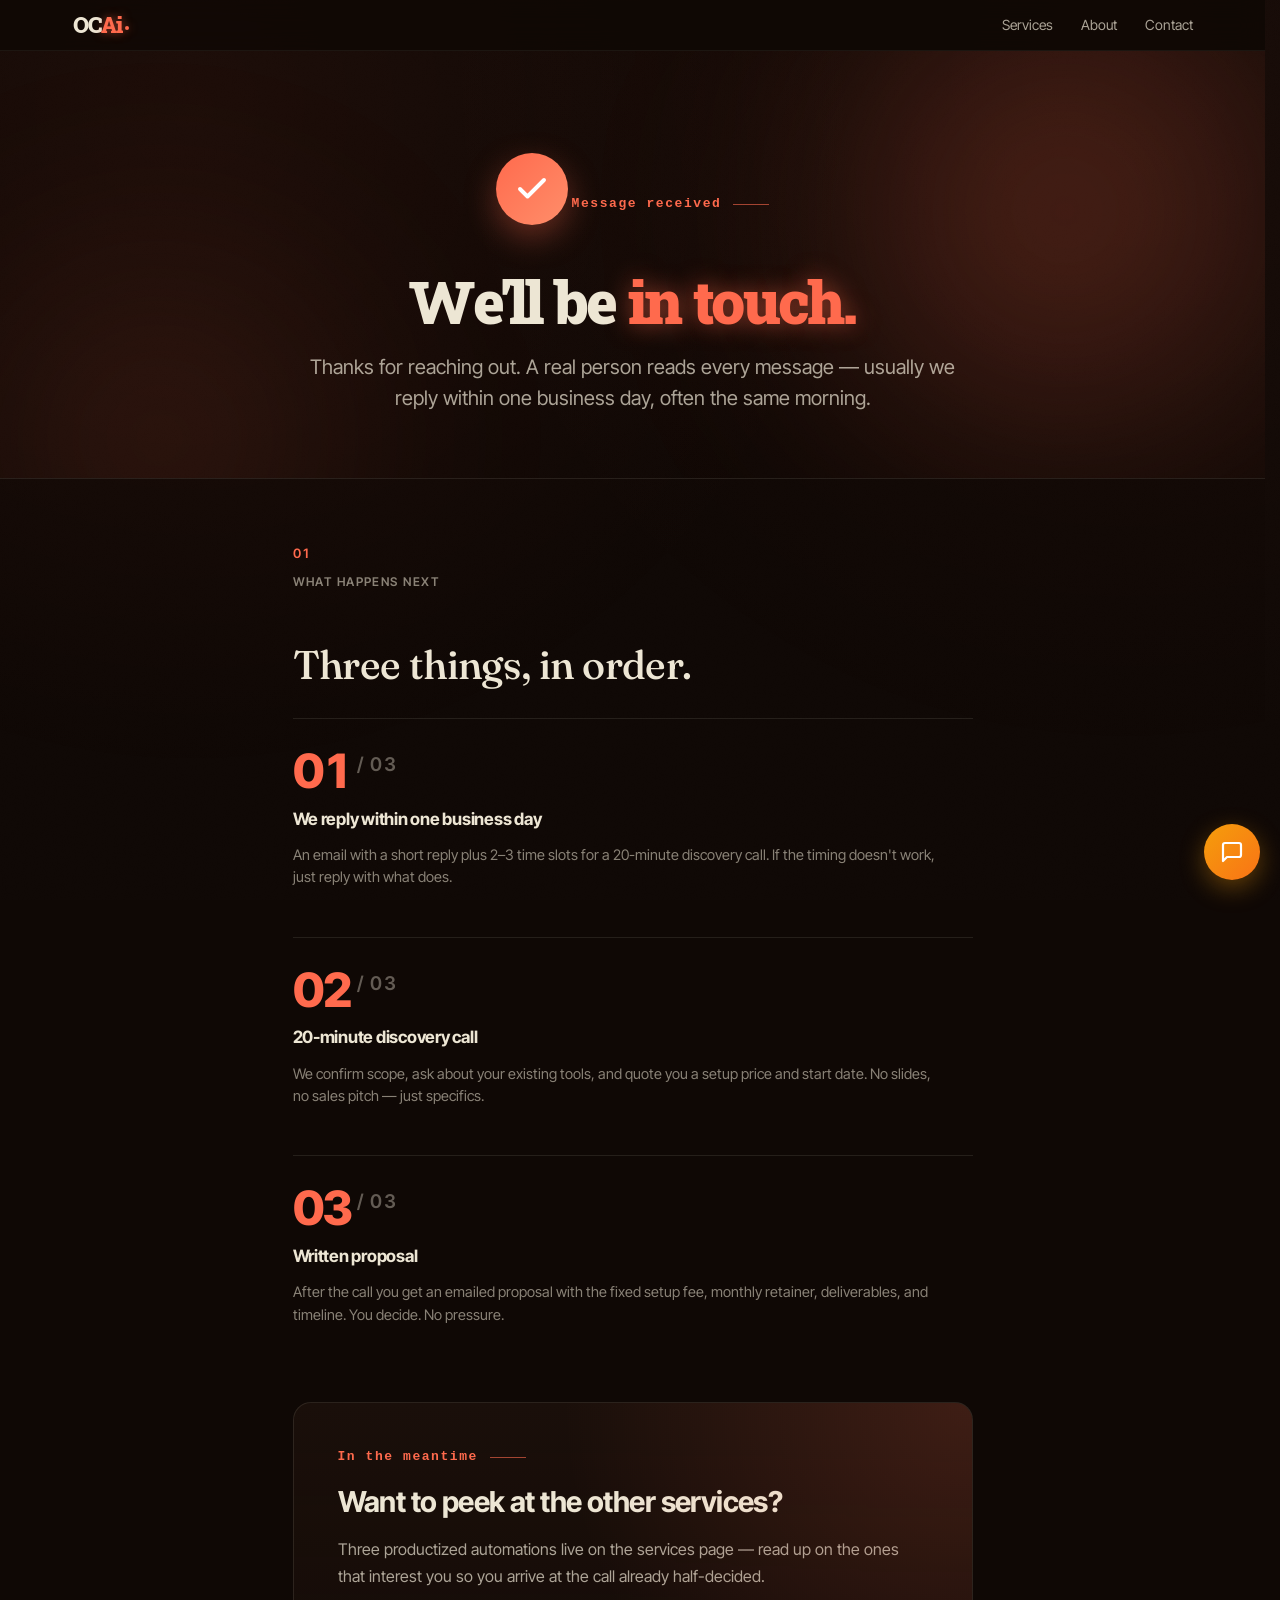
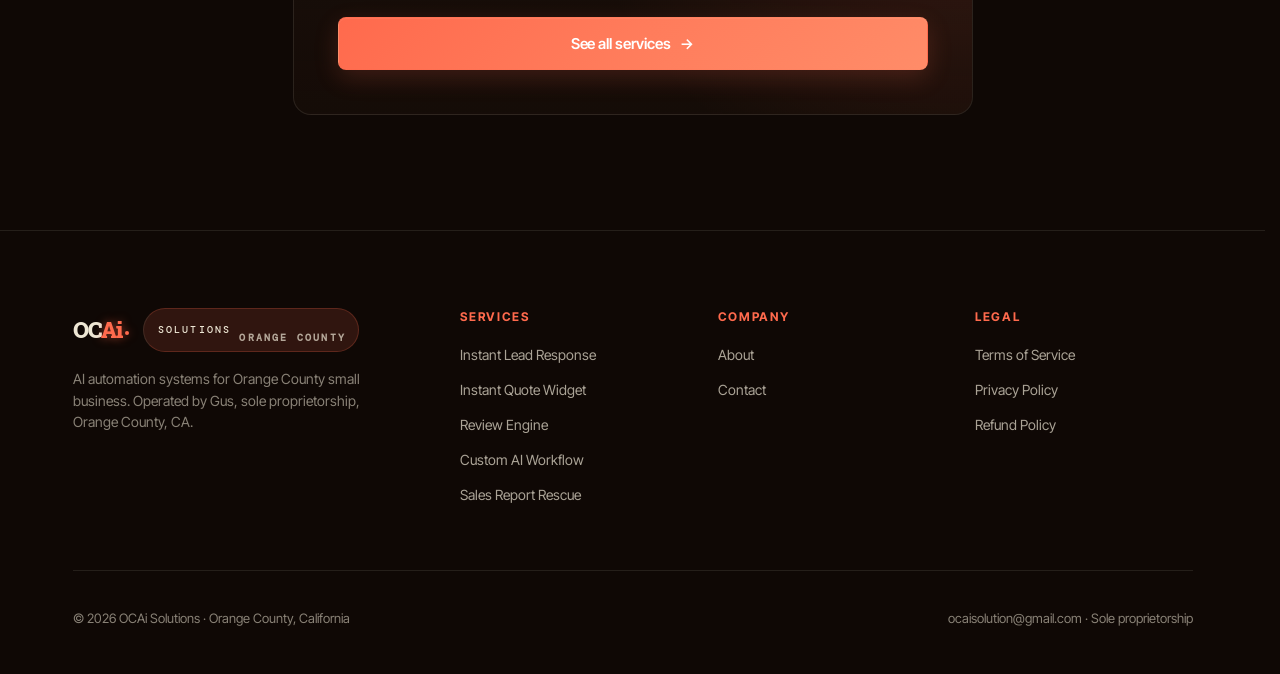
<file: thanks.html>
<!doctype html>
<html lang="en">
<head>
<meta charset="utf-8">
<meta name="viewport" content="width=device-width, initial-scale=1">
<title>Thanks — we'll be in touch · OCAi Solutions</title>
<meta name="description" content="Thanks for getting in touch. We'll schedule your 20-min discovery call within one business day.">
<meta name="robots" content="noindex">
<link rel="icon" href="favicon.svg">
<link rel="preconnect" href="https://fonts.googleapis.com">
<link rel="preconnect" href="https://fonts.gstatic.com" crossorigin>
<link href="https://fonts.googleapis.com/css2?family=DM+Mono:wght@400;500&family=Fraunces:ital,opsz,wght@0,9..144,400;0,9..144,500;0,9..144,600;1,9..144,500&family=Inter+Tight:wght@400;500;600;700&family=Roboto+Slab:wght@500;700;900&display=swap" rel="stylesheet">
<link rel="stylesheet" href="styles.css">
</head>
<body>

<header class="site-header">
  <div class="header-row">
    <a href="index.html" class="lockup" aria-label="OCAi Solutions home">
      <span class="word"><span class="oc">OC</span><span class="ai">Ai</span><span class="dot"></span></span>
    </a>
    <nav class="nav" aria-label="Primary">
      <a href="services.html" class="nav-link">Services</a>
      <a href="about.html" class="nav-link">About</a>
      <a href="contact.html" class="nav-link">Contact</a>
    </nav>
  </div>
</header>

<section class="hero variant-subtle" style="padding-top:clamp(60px,8vw,120px);padding-bottom:clamp(40px,5vw,80px)">
  <div class="hero-glow hero-glow-1"></div>
  <div class="hero-glow hero-glow-2"></div>

  <div class="container">
    <div style="max-width:680px;margin:0 auto;text-align:center;position:relative">

      <div style="display:inline-flex;align-items:center;justify-content:center;width:72px;height:72px;border-radius:50%;background:linear-gradient(135deg,var(--brand-500),var(--brand-cyan));margin-bottom:32px;box-shadow:0 12px 32px rgba(255,106,77,0.35)">
        <svg width="36" height="36" viewBox="0 0 24 24" fill="none" stroke="white" stroke-width="2.6" stroke-linecap="round" stroke-linejoin="round" aria-hidden="true">
          <path d="M20 6L9 17l-5-5"/>
        </svg>
      </div>

      <span class="num-anchor" style="margin-bottom:20px">Message received</span>

      <h1 class="display" style="font-size:clamp(2.25rem,1.4rem + 3vw,3.75rem);max-width:18ch;margin:16px auto 24px">
        We'll be <em>in touch.</em>
      </h1>

      <p class="lead" style="margin:0 auto;text-align:center">
        Thanks for reaching out. A real person reads every message — usually we reply within one business day, often the same morning.
      </p>
    </div>
  </div>
</section>

<section class="section" style="padding-top:clamp(40px,5vw,80px)">
  <div class="container" style="max-width:760px">
    <header class="section-masthead" style="grid-template-columns:1fr;margin-bottom:32px">
      <div class="meta" style="position:static">
        <span class="num">01</span>
        <span class="label">What happens next</span>
      </div>
      <h2 class="section-title" style="font-size:clamp(1.75rem,1.1rem + 1.8vw,2.5rem)">Three things, in order.</h2>
    </header>

    <ol class="how-grid" style="grid-template-columns:1fr">
      <li class="how-step">
        <span class="num">01<span class="of"> / 03</span></span>
        <h3 class="t">We reply within one business day</h3>
        <p class="b">An email with a short reply plus 2–3 time slots for a 20-minute discovery call. If the timing doesn't work, just reply with what does.</p>
      </li>
      <li class="how-step">
        <span class="num">02<span class="of"> / 03</span></span>
        <h3 class="t">20-minute discovery call</h3>
        <p class="b">We confirm scope, ask about your existing tools, and quote you a setup price and start date. No slides, no sales pitch — just specifics.</p>
      </li>
      <li class="how-step">
        <span class="num">03<span class="of"> / 03</span></span>
        <h3 class="t">Written proposal</h3>
        <p class="b">After the call you get an emailed proposal with the fixed setup fee, monthly retainer, deliverables, and timeline. You decide. No pressure.</p>
      </li>
    </ol>

    <div class="final-cta-card" style="margin-top:48px">
      <span class="num-anchor" style="color:var(--brand-400)">In the meantime</span>
      <h3 class="h-card">Want to peek at the other services?</h3>
      <p class="body" style="margin:0">Three productized automations live on the services page — read up on the ones that interest you so you arrive at the call already half-decided.</p>
      <a href="services.html" class="btn btn-gradient" style="margin-top:8px;justify-content:center">
        See all services <span class="arrow" aria-hidden="true">→</span>
      </a>
    </div>
  </div>
</section>

<footer class="footer">
  <div class="container">
    <div class="footer-top">
      <div class="footer-brand">
        <a href="index.html" class="lockup">
          <span class="word"><span class="oc">OC</span><span class="ai">Ai</span><span class="dot"></span></span>
          <span class="tag"><b>Solutions</b><br>Orange County</span>
        </a>
        <p>AI automation systems for Orange County small business. Operated by Gus, sole proprietorship, Orange County, CA.</p>
      </div>
      <div class="footer-col"><h4>Services</h4><ul><li><a href="services.html#lead-response">Instant Lead Response</a></li><li><a href="services.html#quote-widget">Instant Quote Widget</a></li><li><a href="services.html#reviews">Review Engine</a></li><li><a href="services.html#custom-workflow">Custom AI Workflow</a></li><li><a href="services.html#sales-report-rescue">Sales Report Rescue</a></li></ul></div>
      <div class="footer-col"><h4>Company</h4><ul><li><a href="about.html">About</a></li><li><a href="contact.html">Contact</a></li></ul></div>
      <div class="footer-col"><h4>Legal</h4><ul><li><a href="terms.html">Terms of Service</a></li><li><a href="privacy.html">Privacy Policy</a></li><li><a href="refund.html">Refund Policy</a></li></ul></div>
    </div>
    <div class="footer-bottom"><p>© <span id="year"></span> OCAi Solutions · Orange County, California</p><p>ocaisolution@gmail.com · Sole proprietorship</p></div>
  </div>
</footer>
<script>document.getElementById('year').textContent = new Date().getFullYear();</script>
<script src="chatbot.js"></script>
</body>
</html>
</file>
<file: styles.css>
/* OCAI Solutions — Editorial Homepage Styles
   Pushed further than the live site: bigger type, more whitespace,
   magazine-style numbered sections, asymmetric layouts.
   Built on the same brand tokens (ink, panel, line, brand 500/400/cyan, gold).
*/

/* ============================================================
   Tokens (overridable via Tweaks)
   ============================================================ */
:root {
  /* Brand: Warm Carbon × Cream × Sunset Coral (Ember Glow) */
  --carbon:     #0F0805;
  --carbon-2:   #1A0F0A;
  --cream:      #EDE6D4;
  --cream-2:    #F4EFE3;
  --coral:      #FF6A4D;
  --coral-2:    #C13E26;
  --coral-soft: rgba(255,106,77,0.18);
  --coral-glow: rgba(255,106,77,0.55);

  /* Aliases — kept so legacy rules across the stylesheet auto-rebrand */
  --ink:        #0F0805;
  --panel:      #1A0F0A;
  --panel-soft: rgba(26,15,10,0.55);
  --line:       rgba(237,230,212,0.10);
  --line-soft:  rgba(237,230,212,0.06);

  --brand-500:  #FF6A4D;
  --brand-400:  #FF6A4D;
  --brand-600:  #C13E26;
  --brand-cyan: #FF8E6A;
  --brand-gold: #FF6A4D;

  --fg-1: #EDE6D4;
  --fg-2: rgba(237,230,212,0.88);
  --fg-3: rgba(237,230,212,0.70);
  --fg-mute: rgba(237,230,212,0.55);
  --fg-faint: rgba(237,230,212,0.38);

  --brand-tint-08: rgba(255,106,77,0.08);
  --brand-tint-12: rgba(255,106,77,0.14);
  --brand-tint-18: rgba(255,106,77,0.22);

  --section-y: clamp(80px, 9vw, 144px);   /* "airy" by default */
  --container-pad: clamp(20px, 4vw, 40px);
  --max-w: 1200px;

  --radius-md: 8px;
  --radius-lg: 14px;
  --radius-xl: 18px;
  --radius-pill: 9999px;

  --transition-base: 160ms ease;
}

/* density: tight */
:root.density-tight {
  --section-y: clamp(60px, 6vw, 96px);
}

/* ============================================================
   Reset / globals
   ============================================================ */
* { box-sizing: border-box; }
html { background: var(--ink); }
body {
  margin: 0;
  font-family: "Inter Tight", "Inter", system-ui, -apple-system, "Segoe UI", Roboto, sans-serif;
  -webkit-font-smoothing: antialiased;
  background: var(--carbon);
  color: var(--fg-1);
  line-height: 1.55;
  overflow-x: hidden;
}
a { color: inherit; text-decoration: none; }
button { font-family: inherit; }
ul, ol { list-style: none; margin: 0; padding: 0; }
img, svg { display: block; max-width: 100%; }

::selection { background: var(--brand-tint-18); color: var(--fg-1); }

/* ============================================================
   Layout primitives
   ============================================================ */
.container {
  max-width: var(--max-w);
  margin: 0 auto;
  padding: 0 var(--container-pad);
  position: relative;
}
.section {
  padding: var(--section-y) 0;
  border-top: 1px solid var(--line);
  position: relative;
}
.section.no-border { border-top: 0; }
.section-soft { background: var(--panel-soft); }

/* ============================================================
   Typography — editorial scale (bigger than live site)
   ============================================================ */
.display {
  font-family: "Roboto Slab", Rockwell, "Slabo 27px", serif;
  font-size: clamp(2.75rem, 1.4rem + 6vw, 6rem);
  font-weight: 900;
  letter-spacing: -0.045em;
  line-height: 0.92;
  margin: 0;
  color: var(--cream);
}
.display .accent { color: var(--coral); text-shadow: 0 0 24px var(--coral-glow); }
.display em {
  font-style: normal;
  color: var(--coral);
  text-shadow: 0 0 24px var(--coral-glow);
}

.section-title {
  font-family: "Fraunces", Georgia, "Times New Roman", serif;
  font-size: clamp(2rem, 1.2rem + 2.4vw, 3.25rem);
  font-weight: 500;
  letter-spacing: -0.015em;
  line-height: 1.08;
  margin: 0;
  text-wrap: balance;
}

.h-card {
  font-size: clamp(1.4rem, 1rem + 1vw, 1.875rem);
  font-weight: 700;
  letter-spacing: -0.02em;
  line-height: 1.15;
  margin: 0;
  color: var(--fg-1);
}

.lead {
  font-size: clamp(1.0625rem, 0.9rem + 0.5vw, 1.25rem);
  line-height: 1.55;
  color: var(--fg-3);
  max-width: 56ch;
  margin: 0;
  text-wrap: pretty;
}

.body { color: var(--fg-3); line-height: 1.7; }
.muted { color: var(--fg-mute); }
.faint { color: var(--fg-faint); }
.small { font-size: 14px; }

.eyebrow {
  display: inline-flex;
  align-items: center;
  gap: 10px;
  font-family: "DM Mono", ui-monospace, "SF Mono", Menlo, monospace;
  font-size: 11px;
  font-weight: 500;
  letter-spacing: 0.22em;
  text-transform: uppercase;
  color: var(--coral);
}
.eyebrow .num {
  font-variant-numeric: tabular-nums;
  color: var(--fg-mute);
}
.eyebrow .rule {
  display: inline-block;
  width: 28px;
  height: 1px;
  background: currentColor;
  opacity: 0.6;
}

.pill {
  display: inline-flex;
  align-items: center;
  gap: 8px;
  padding: 6px 12px;
  border-radius: var(--radius-pill);
  background: var(--brand-tint-12);
  border: 1px solid var(--brand-tint-18);
  color: var(--brand-400);
  font-size: 12px;
  font-weight: 600;
  letter-spacing: 0.12em;
  text-transform: uppercase;
}
.pill .dot {
  width: 6px; height: 6px; border-radius: 999px;
  background: var(--brand-400);
  box-shadow: 0 0 0 3px rgba(255,106,77,0.18);
}

/* Section masthead — "01 — Services" + title side by side */
.section-masthead {
  display: grid;
  grid-template-columns: minmax(160px, 220px) 1fr;
  gap: clamp(24px, 4vw, 64px);
  margin-bottom: clamp(40px, 5vw, 72px);
  align-items: start;
}
.section-masthead .meta {
  position: sticky;
  top: 96px;
  display: flex;
  flex-direction: column;
  gap: 10px;
  font-size: 12px;
  color: var(--fg-mute);
  letter-spacing: 0.12em;
  text-transform: uppercase;
  font-weight: 600;
}
.section-masthead .meta .num {
  font-size: 13px;
  color: var(--brand-400);
  font-variant-numeric: tabular-nums;
}
.section-masthead .meta .label {
  color: var(--fg-mute);
}
.section-masthead .meta .desc {
  text-transform: none;
  letter-spacing: 0;
  color: var(--fg-faint);
  font-size: 13px;
  font-weight: 400;
  line-height: 1.5;
  max-width: 200px;
}
@media (max-width: 760px) {
  .section-masthead {
    grid-template-columns: 1fr;
    gap: 20px;
  }
  .section-masthead .meta { position: static; flex-direction: row; flex-wrap: wrap; }
  .section-masthead .meta .desc { display: none; }
}

/* ============================================================
   Buttons
   ============================================================ */
.btn {
  display: inline-flex;
  align-items: center;
  gap: 10px;
  padding: 14px 22px;
  border-radius: var(--radius-md);
  font-weight: 600;
  font-size: 15px;
  cursor: pointer;
  border: 1px solid transparent;
  transition: background-color var(--transition-base),
              color var(--transition-base),
              border-color var(--transition-base),
              box-shadow var(--transition-base);
  white-space: nowrap;
  letter-spacing: -0.005em;
}
.btn-lg { padding: 18px 28px; font-size: 16px; }
.btn-sm { padding: 9px 16px; font-size: 14px; }

.btn-primary {
  background: var(--brand-500);
  color: #fff;
}
.btn-primary:hover {
  background: var(--brand-400);
  color: #fff;
}
.btn-gradient {
  background: linear-gradient(135deg, var(--brand-500) 0%, var(--brand-cyan) 100%);
  color: #fff;
  border-color: transparent;
  box-shadow: 0 1px 0 rgba(255,255,255,0.06) inset, 0 8px 24px rgba(255,106,77,0.18);
}
.btn-gradient:hover {
  background: linear-gradient(135deg, var(--brand-400) 0%, var(--brand-cyan) 100%);
  box-shadow: 0 1px 0 rgba(255,255,255,0.08) inset, 0 12px 28px rgba(255,106,77,0.28);
}
.btn-secondary {
  background: transparent;
  color: var(--fg-2);
  border-color: var(--line);
}
.btn-secondary:hover {
  border-color: var(--brand-400);
  color: #fff;
}
.btn-ghost {
  background: transparent;
  color: var(--fg-3);
  padding-left: 0;
  padding-right: 0;
}
.btn-ghost:hover { color: #fff; }

.btn .arrow { display: inline-block; transition: transform 180ms ease; }
.btn:hover .arrow { transform: translateX(3px); }

.cta-row { display: flex; gap: 12px; flex-wrap: wrap; align-items: center; }

/* ============================================================
   Header
   ============================================================ */
.site-header {
  position: sticky; top: 0; z-index: 40;
  background: rgba(15,8,5,0.78);
  backdrop-filter: blur(12px);
  -webkit-backdrop-filter: blur(12px);
  border-bottom: 1px solid var(--line-soft);
}
.header-row {
  display: flex; align-items: center; justify-content: space-between;
  padding: 14px var(--container-pad);
  max-width: var(--max-w);
  margin: 0 auto;
}
/* Wordmark lockup: cream "OC" + coral "Ai" w/ ember glow + floating coral dot */
.lockup { display: inline-flex; align-items: center; gap: 14px; color: var(--cream); }
.lockup .word {
  font-family: "Roboto Slab", Rockwell, "Slabo 27px", serif;
  font-weight: 900;
  font-size: 22px;
  letter-spacing: -0.045em;
  line-height: 0.85;
  display: inline-flex;
  align-items: baseline;
  color: var(--cream);
}
.lockup .word .oc { color: var(--cream); }
.lockup .word .ai { color: var(--coral); text-shadow: 0 0 10px var(--coral-glow); }
.lockup .word .dot {
  display: inline-block;
  width: 4px; height: 4px;
  border-radius: 50%;
  background: var(--coral);
  box-shadow: 0 0 8px var(--coral-glow);
  margin-left: 3px;
  align-self: flex-end;
  margin-bottom: 4px;
}
.lockup .tag {
  font-family: "DM Mono", ui-monospace, "SF Mono", Menlo, monospace;
  font-size: 10px;
  letter-spacing: 0.22em;
  line-height: 1.5;
  text-transform: uppercase;
  color: var(--fg-3);
  border-left: 1px solid var(--line);
  padding-left: 14px;
}
.lockup .tag b { font-weight: 500; color: var(--cream); }
@media (max-width: 600px) {
  .lockup .tag { display: none; }
}

.nav { display: flex; align-items: center; gap: 28px; font-size: 14px; }
.nav a { color: var(--fg-3); transition: color var(--transition-base); position: relative; }
.nav a:hover { color: #fff; }
.nav a::after {
  content: ""; position: absolute; left: 0; right: 0; bottom: -22px; height: 2px;
  background: var(--brand-400); transform: scaleX(0); transform-origin: left;
  transition: transform 180ms ease;
}
.nav a:hover::after { transform: scaleX(1); }
.nav-cta { color: #fff !important; }
.nav-cta::after { display: none; }
@media (max-width: 760px) {
  .nav .nav-link { display: none; }
  .nav { gap: 12px; }
}

/* ============================================================
   Hero
   ============================================================ */
.hero {
  position: relative;
  overflow: hidden;
  padding: clamp(80px, 11vw, 160px) 0 clamp(80px, 9vw, 128px);
  border-top: 0;
}
.hero-glow {
  position: absolute; pointer-events: none; border-radius: 50%;
  filter: blur(110px);
}
.hero-glow-1 {
  top: -200px; right: -160px; width: 720px; height: 720px;
  background: radial-gradient(circle at center, rgba(255,106,77,0.32), transparent 60%);
}
.hero-glow-2 {
  bottom: -240px; left: -120px; width: 560px; height: 560px;
  background: radial-gradient(circle at center, rgba(255,106,77,0.18), transparent 60%);
}
.hero-grid {
  position: absolute; inset: 0; pointer-events: none; opacity: 0.45;
  background-image:
    linear-gradient(to right, rgba(255,106,77,0.05) 1px, transparent 1px),
    linear-gradient(to bottom, rgba(255,106,77,0.05) 1px, transparent 1px);
  background-size: 80px 80px;
  mask-image: radial-gradient(ellipse 80% 60% at 50% 30%, #000 30%, transparent 75%);
  -webkit-mask-image: radial-gradient(ellipse 80% 60% at 50% 30%, #000 30%, transparent 75%);
}

.hero-inner {
  position: relative;
  display: grid;
  grid-template-columns: 1fr;
  gap: 32px;
}

/* hero variant: subtle (default minimal) */
.hero-eyebrow-row {
  display: flex; align-items: center; gap: 12px; flex-wrap: wrap;
  margin-bottom: 28px;
}
.hero-eyebrow-row .pill-price {
  border-radius: var(--radius-pill);
  padding: 6px 14px;
  background: linear-gradient(135deg, rgba(255,106,77,0.18), rgba(255,106,77,0.10));
  border: 1px solid rgba(255,106,77,0.35);
  color: #fff;
  font-size: 12px;
  font-weight: 700;
  letter-spacing: 0.12em;
  text-transform: uppercase;
  display: inline-flex;
  align-items: center;
  gap: 8px;
}
.hero-eyebrow-row .pill-price .price-num {
  font-weight: 800;
  letter-spacing: -0.01em;
  text-transform: none;
}
.hero-eyebrow-row .loc {
  font-size: 12px;
  font-weight: 600;
  letter-spacing: 0.14em;
  text-transform: uppercase;
  color: var(--fg-mute);
  display: inline-flex;
  align-items: center;
  gap: 8px;
}
.hero-eyebrow-row .loc::before {
  content: ""; width: 6px; height: 6px; background: var(--brand-gold); border-radius: 999px;
  box-shadow: 0 0 0 3px rgba(255,106,77,0.16);
}

.hero-headline { max-width: 22ch; }
.hero-sub {
  margin-top: 28px;
  max-width: 56ch;
  font-size: clamp(1.0625rem, 0.9rem + 0.5vw, 1.25rem);
  color: var(--fg-3);
  line-height: 1.55;
  text-wrap: pretty;
}
.hero-cta-row {
  margin-top: 40px;
  display: flex; gap: 14px; flex-wrap: wrap; align-items: center;
}
.hero-microcopy {
  margin-top: 24px;
  font-size: 13px;
  color: var(--fg-mute);
  display: inline-flex;
  align-items: center;
  gap: 14px;
  flex-wrap: wrap;
}
.hero-microcopy .sep { color: var(--fg-faint); }
.hero-microcopy .check {
  display: inline-flex; align-items: center; gap: 8px;
}
.hero-microcopy .check svg { color: var(--brand-400); flex-shrink: 0; }

/* hero variant: pricetag — giant $197 to the right */
.hero.variant-pricetag .hero-inner {
  grid-template-columns: 1.4fr 1fr;
  align-items: end;
  gap: clamp(24px, 5vw, 80px);
}
@media (max-width: 900px) {
  .hero.variant-pricetag .hero-inner { grid-template-columns: 1fr; }
}
.pricetag-block {
  position: relative;
  padding: 32px;
  border: 1px solid var(--line);
  border-radius: var(--radius-xl);
  background: linear-gradient(180deg, rgba(26,15,10,0.85), rgba(26,15,10,0.4));
  display: flex;
  flex-direction: column;
  gap: 12px;
  overflow: hidden;
}
.pricetag-block::before {
  content: ""; position: absolute; inset: 0; pointer-events: none;
  background: radial-gradient(circle at 100% 0%, rgba(255,106,77,0.18), transparent 60%);
}
.pricetag-block .pt-eyebrow { font-size: 11px; letter-spacing: 0.18em; text-transform: uppercase; font-weight: 700; color: var(--brand-400); }
.pricetag-block .pt-price {
  font-size: clamp(5rem, 8vw + 1rem, 9rem);
  font-weight: 800;
  letter-spacing: -0.05em;
  line-height: 0.9;
  background: linear-gradient(135deg, var(--cream) 0%, var(--coral) 70%, var(--brand-cyan) 100%);
  -webkit-background-clip: text; background-clip: text; -webkit-text-fill-color: transparent;
  display: flex; align-items: baseline; gap: 4px;
}
.pricetag-block .pt-price .dollar {
  font-size: 0.5em;
  -webkit-text-fill-color: var(--brand-400);
  font-weight: 700;
  letter-spacing: 0;
  transform: translateY(-0.4em);
}
.pricetag-block .pt-label { font-weight: 700; font-size: 18px; letter-spacing: -0.01em; }
.pricetag-block .pt-meta {
  display: flex; flex-direction: column; gap: 6px;
  font-size: 13px;
  color: var(--fg-mute);
  margin-top: 4px;
}
.pricetag-block .pt-meta .row { display: flex; justify-content: space-between; gap: 12px; padding: 6px 0; border-top: 1px dashed var(--line); }
.pricetag-block .pt-meta .row:first-child { border-top: 0; }
.pricetag-block .pt-meta .val { color: var(--fg-1); font-weight: 600; }

/* hero variant: prominent — adds an oversized chip ABOVE headline */
.hero.variant-prominent .hero-eyebrow-row .pill-price {
  padding: 10px 18px;
  font-size: 13px;
  letter-spacing: 0.16em;
}
.hero.variant-prominent .hero-eyebrow-row .pill-price .price-num {
  font-size: 18px;
}

/* hero variant: subtle — only the location pill, price lives on the CTA */
.hero.variant-subtle .hero-eyebrow-row .pill-price { display: none; }

/* ============================================================
   Service grid — Rescue is full-width hero card; pair below
   ============================================================ */
.services {
  display: flex;
  flex-direction: column;
  gap: 28px;
}

/* Flagship card */
.flagship {
  position: relative;
  display: grid;
  grid-template-columns: 1.3fr 1fr;
  gap: clamp(24px, 4vw, 56px);
  padding: clamp(32px, 4vw, 56px);
  border-radius: var(--radius-xl);
  background: linear-gradient(180deg, var(--panel) 0%, rgba(26,15,10,0.7) 100%);
  border: 1px solid var(--line);
  overflow: hidden;
  transition: border-color var(--transition-base);
}
.flagship::before {
  content: ""; position: absolute; inset: 0; pointer-events: none;
  background:
    radial-gradient(ellipse 50% 60% at 100% 0%, rgba(255,106,77,0.18), transparent 60%),
    radial-gradient(ellipse 40% 50% at 0% 100%, rgba(255,106,77,0.10), transparent 60%);
}
.flagship::after {
  content: ""; position: absolute; left: 0; top: 0; bottom: 0; width: 3px;
  background: linear-gradient(180deg, var(--brand-500), var(--brand-cyan));
  opacity: 0.85;
}
.flagship:hover { border-color: var(--brand-400); }
.flagship-left { position: relative; display: flex; flex-direction: column; gap: 22px; }
.flagship-tags { display: flex; gap: 10px; flex-wrap: wrap; }
.tag {
  display: inline-flex; align-items: center; gap: 8px;
  padding: 6px 12px;
  border-radius: var(--radius-pill);
  background: var(--brand-tint-12);
  border: 1px solid var(--brand-tint-18);
  color: var(--brand-400);
  font-size: 11px; font-weight: 700; letter-spacing: 0.14em; text-transform: uppercase;
}
.tag.gold {
  background: rgba(255,106,77,0.10);
  border-color: rgba(255,106,77,0.28);
  color: var(--brand-gold);
}
.tag.outline {
  background: transparent;
  color: var(--fg-mute);
  border-color: var(--line);
}
.flagship-title {
  font-size: clamp(1.875rem, 1.2rem + 1.8vw, 2.75rem);
  font-weight: 800;
  letter-spacing: -0.025em;
  line-height: 1.05;
  margin: 0;
}
.flagship-body {
  color: var(--fg-3);
  font-size: clamp(1rem, 0.92rem + 0.25vw, 1.0625rem);
  line-height: 1.65;
  max-width: 50ch;
}
.flagship-deliverables { display: grid; grid-template-columns: 1fr 1fr; gap: 10px 24px; margin: 4px 0 8px; }
.flagship-deliverables li {
  display: flex; gap: 10px; align-items: baseline;
  color: var(--fg-2);
  font-size: 14px;
  line-height: 1.45;
}
.flagship-deliverables li::before {
  content: ""; width: 6px; height: 6px; flex-shrink: 0; border-radius: 1px;
  background: var(--brand-400);
  transform: translateY(2px);
}
@media (max-width: 600px) {
  .flagship-deliverables { grid-template-columns: 1fr; }
}
.flagship-cta-row { display: flex; gap: 12px; flex-wrap: wrap; align-items: center; margin-top: 6px; }
.flagship-cta-row .smallnote { font-size: 13px; color: var(--fg-mute); }

/* Right column: price & meta */
.flagship-right {
  position: relative;
  display: flex;
  flex-direction: column;
  justify-content: space-between;
  gap: 24px;
  padding: 24px;
  border-left: 1px dashed var(--line);
  padding-left: clamp(24px, 3vw, 40px);
}
@media (max-width: 880px) {
  .flagship { grid-template-columns: 1fr; }
  .flagship-right { border-left: 0; border-top: 1px dashed var(--line); padding-left: 0; padding-top: 28px; }
}
.flagship-price {
  display: flex; align-items: baseline; gap: 6px;
  font-size: clamp(4rem, 6vw + 1rem, 7rem);
  font-weight: 800;
  letter-spacing: -0.05em;
  line-height: 0.9;
  background: linear-gradient(135deg, var(--cream) 0%, var(--coral) 65%, var(--brand-cyan) 100%);
  -webkit-background-clip: text; background-clip: text; -webkit-text-fill-color: transparent;
}
.flagship-price .dollar {
  font-size: 0.42em;
  -webkit-text-fill-color: var(--brand-400);
  font-weight: 700;
  transform: translateY(-0.55em);
}
.flagship-price-label {
  font-size: 12px; letter-spacing: 0.16em; text-transform: uppercase; font-weight: 700;
  color: var(--brand-400);
  margin-bottom: -8px;
}
.flagship-meta {
  display: flex; flex-direction: column; gap: 0;
  font-size: 13px;
  color: var(--fg-mute);
  border-top: 1px solid var(--line);
}
.flagship-meta .row {
  display: flex; justify-content: space-between; gap: 12px;
  padding: 12px 0;
  border-bottom: 1px solid var(--line);
}
.flagship-meta .row .key { letter-spacing: 0.04em; }
.flagship-meta .row .val { color: var(--fg-1); font-weight: 600; text-align: right; }

/* Service pair (project services) */
.service-pair {
  display: grid;
  grid-template-columns: 1fr 1fr;
  gap: 20px;
}
@media (max-width: 760px) { .service-pair { grid-template-columns: 1fr; } }

.service-card {
  position: relative;
  display: flex;
  flex-direction: column;
  gap: 18px;
  padding: clamp(24px, 3vw, 36px);
  background: var(--panel);
  border: 1px solid var(--line);
  border-radius: var(--radius-lg);
  transition: border-color var(--transition-base), background var(--transition-base);
  cursor: pointer;
}
.service-card:hover {
  border-color: var(--brand-400);
  background: linear-gradient(180deg, var(--panel) 0%, rgba(26,15,10,0.6) 100%);
}
.service-card .num-mark {
  display: inline-flex; align-items: center; justify-content: center;
  width: 36px; height: 36px;
  border-radius: 8px;
  background: var(--brand-tint-12);
  color: var(--brand-400);
  font-weight: 800;
  font-size: 15px;
  letter-spacing: 0;
}
.service-card .head { display: flex; align-items: center; gap: 14px; justify-content: space-between; }
.service-card h3 {
  font-size: clamp(1.25rem, 1rem + 0.4vw, 1.5rem);
  font-weight: 700;
  letter-spacing: -0.02em;
  margin: 0;
  transition: color var(--transition-base);
}
.service-card:hover h3 { color: var(--brand-400); }
.service-card .body { color: var(--fg-3); font-size: 15px; line-height: 1.6; }
.service-card .footer-row {
  margin-top: auto;
  display: flex; justify-content: space-between; align-items: center;
  padding-top: 16px;
  border-top: 1px solid var(--line);
  color: var(--brand-400);
  font-size: 14px; font-weight: 600;
}
.service-card .footer-row .price-line { color: var(--fg-mute); font-weight: 500; }

/* Service grid layout: 3-equal */
.services.layout-3col .flagship {
  grid-template-columns: 1fr;
  padding: clamp(28px, 3vw, 40px);
}
.services.layout-3col {
  display: grid;
  grid-template-columns: repeat(3, 1fr);
  gap: 20px;
  flex-direction: row;
}
.services.layout-3col .flagship-right { display: none; }
.services.layout-3col .service-pair { display: contents; }
@media (max-width: 980px) {
  .services.layout-3col { grid-template-columns: 1fr; }
}

/* Service grid layout: 2col (Rescue wide left, pair stacks right) */
.services.layout-2col {
  display: grid;
  grid-template-columns: 1.4fr 1fr;
  gap: 20px;
  flex-direction: row;
}
.services.layout-2col .flagship { grid-template-columns: 1fr; }
.services.layout-2col .flagship-right { border-left: 0; border-top: 1px dashed var(--line); padding-left: 0; padding-top: 24px; flex-direction: row; align-items: center; justify-content: space-between; }
.services.layout-2col .flagship-meta { display: none; }
.services.layout-2col .service-pair { grid-template-columns: 1fr; gap: 20px; }
@media (max-width: 980px) {
  .services.layout-2col { grid-template-columns: 1fr; }
}

/* ============================================================
   Trust section
   ============================================================ */
.trust-grid {
  display: grid;
  grid-template-columns: 1fr 1fr;
  gap: clamp(40px, 5vw, 80px);
  align-items: start;
}
@media (max-width: 880px) { .trust-grid { grid-template-columns: 1fr; gap: 40px; } }

.trust-list { display: flex; flex-direction: column; gap: 4px; }
.trust-list li {
  display: grid;
  grid-template-columns: 32px 1fr;
  gap: 16px;
  padding: 20px 0;
  border-bottom: 1px solid var(--line);
}
.trust-list li:last-child { border-bottom: 0; }
.trust-list .ix {
  font-size: 11px; font-weight: 700; letter-spacing: 0.12em; color: var(--brand-400);
  font-variant-numeric: tabular-nums;
  padding-top: 4px;
}
.trust-list .t { font-weight: 700; font-size: 17px; letter-spacing: -0.01em; color: var(--fg-1); margin: 0 0 6px; }
.trust-list .b { color: var(--fg-mute); font-size: 14.5px; line-height: 1.55; margin: 0; }

.trust-blurb {
  display: flex; flex-direction: column; gap: 18px;
  padding-right: clamp(0px, 4vw, 40px);
}
.trust-blurb .quote {
  font-size: clamp(1.0625rem, 0.95rem + 0.4vw, 1.1875rem);
  line-height: 1.55;
  color: var(--fg-2);
}
.trust-blurb .quote em {
  font-style: normal;
  color: var(--brand-400);
}

/* ============================================================
   How it works
   ============================================================ */
.how-grid {
  display: grid;
  grid-template-columns: repeat(4, 1fr);
  gap: 20px;
  position: relative;
}
@media (max-width: 980px) { .how-grid { grid-template-columns: 1fr 1fr; } }
@media (max-width: 600px) { .how-grid { grid-template-columns: 1fr; } }

.how-step {
  position: relative;
  padding: 28px 24px 28px 0;
  display: flex;
  flex-direction: column;
  gap: 14px;
  border-top: 1px solid var(--line);
}
.how-step .num {
  font-size: clamp(2.5rem, 2rem + 1.2vw, 3.5rem);
  font-weight: 800;
  letter-spacing: -0.04em;
  line-height: 1;
  color: var(--brand-400);
  font-variant-numeric: tabular-nums;
}
.how-step .num .of { color: var(--fg-faint); font-size: 0.4em; font-weight: 600; letter-spacing: 0.1em; vertical-align: super; }
.how-step .t { font-size: 17px; font-weight: 700; letter-spacing: -0.015em; line-height: 1.25; margin: 0; }
.how-step .b { color: var(--fg-mute); font-size: 14.5px; line-height: 1.55; margin: 0; }

.how-cta { margin-top: clamp(40px, 5vw, 64px); display: flex; gap: 16px; align-items: center; flex-wrap: wrap; }

/* ============================================================
   FAQ
   ============================================================ */
.faq-list {
  display: flex; flex-direction: column;
  border-top: 1px solid var(--line);
}
.faq-item { border-bottom: 1px solid var(--line); }
.faq-summary {
  list-style: none;
  display: grid;
  grid-template-columns: 36px 1fr auto;
  gap: 20px;
  padding: 28px 4px;
  cursor: pointer;
  align-items: baseline;
  transition: background-color var(--transition-base);
}
.faq-summary::-webkit-details-marker { display: none; }
.faq-item[open] .faq-summary { background-color: rgba(255,106,77,0.04); }
.faq-summary .ix {
  font-size: 12px; font-weight: 700; letter-spacing: 0.14em;
  color: var(--fg-mute);
  font-variant-numeric: tabular-nums;
  padding-top: 4px;
}
.faq-item[open] .faq-summary .ix { color: var(--brand-400); }
.faq-summary .q {
  font-size: clamp(1.0625rem, 0.95rem + 0.3vw, 1.25rem);
  font-weight: 600;
  letter-spacing: -0.015em;
  color: var(--fg-1);
  line-height: 1.35;
  text-wrap: pretty;
}
.faq-summary .chev {
  width: 28px; height: 28px;
  display: inline-flex; align-items: center; justify-content: center;
  border-radius: 999px;
  border: 1px solid var(--line);
  color: var(--fg-mute);
  transition: transform 200ms ease, color var(--transition-base), border-color var(--transition-base), background-color var(--transition-base);
  flex-shrink: 0;
  align-self: center;
}
.faq-item:hover .chev { color: var(--brand-400); border-color: var(--brand-400); }
.faq-item[open] .chev {
  transform: rotate(45deg);
  background: var(--brand-500);
  color: #fff;
  border-color: transparent;
}

.faq-body {
  display: grid;
  grid-template-columns: 36px 1fr auto;
  gap: 20px;
  padding: 0 4px 28px;
}
.faq-body .ix-pad { /* aligns with summary ix */ }
.faq-body .a {
  color: var(--fg-3);
  font-size: 16px;
  line-height: 1.65;
  max-width: 64ch;
  text-wrap: pretty;
}
.faq-body .a a { color: var(--brand-400); border-bottom: 1px solid currentColor; }
.faq-body .a a:hover { color: #fff; }
.faq-body .pad-end {}

@media (max-width: 600px) {
  .faq-summary, .faq-body { grid-template-columns: 28px 1fr auto; gap: 12px; }
}

/* ============================================================
   Final CTA
   ============================================================ */
.final-cta {
  position: relative;
  overflow: hidden;
}
.final-cta::before {
  content: ""; position: absolute; inset: 0; pointer-events: none;
  background:
    radial-gradient(circle at 80% 0%, rgba(255,106,77,0.18), transparent 55%),
    radial-gradient(circle at 0% 100%, rgba(255,106,77,0.10), transparent 55%);
}
.final-cta-grid {
  position: relative;
  display: grid;
  grid-template-columns: 1.3fr 1fr;
  gap: clamp(40px, 5vw, 80px);
  align-items: center;
}
@media (max-width: 880px) { .final-cta-grid { grid-template-columns: 1fr; } }
.final-cta-card {
  padding: clamp(28px, 3.5vw, 44px);
  border: 1px solid var(--line);
  border-radius: var(--radius-xl);
  background: linear-gradient(180deg, var(--panel) 0%, rgba(26,15,10,0.6) 100%);
  display: flex;
  flex-direction: column;
  gap: 18px;
  position: relative;
  overflow: hidden;
}
.final-cta-card::before {
  content: ""; position: absolute; inset: 0; pointer-events: none;
  background: radial-gradient(circle at 100% 0%, rgba(255,106,77,0.16), transparent 55%);
}
.final-cta-card .row {
  display: flex; justify-content: space-between; gap: 12px; align-items: baseline;
  font-size: 14px; color: var(--fg-mute);
  padding: 12px 0;
  border-top: 1px solid var(--line);
}
.final-cta-card .row:nth-of-type(1) { border-top: 0; padding-top: 0; }
.final-cta-card .row .val { color: var(--fg-1); font-weight: 600; }
.final-cta-card .price-row {
  display: flex; align-items: baseline; gap: 8px;
  font-size: 56px; font-weight: 800; letter-spacing: -0.04em; line-height: 1;
  background: linear-gradient(135deg, var(--cream), var(--coral) 70%, var(--brand-cyan));
  -webkit-background-clip: text; background-clip: text; -webkit-text-fill-color: transparent;
}
.final-cta-card .price-row .dollar { font-size: 0.5em; -webkit-text-fill-color: var(--brand-400); transform: translateY(-0.5em); font-weight: 700; }

/* ============================================================
   Footer
   ============================================================ */
.footer {
  border-top: 1px solid var(--line);
  padding: clamp(48px, 6vw, 80px) 0 32px;
}
.footer-top {
  display: grid;
  grid-template-columns: 1.6fr repeat(3, 1fr);
  gap: 40px;
}
@media (max-width: 760px) { .footer-top { grid-template-columns: 1fr 1fr; } }
@media (max-width: 480px) { .footer-top { grid-template-columns: 1fr; } }
.footer-brand p { color: var(--fg-mute); font-size: 14px; max-width: 38ch; margin: 16px 0 0; line-height: 1.55; }
.footer-col h4 {
  font-size: 12px; font-weight: 700; letter-spacing: 0.14em; text-transform: uppercase;
  color: var(--brand-400); margin: 0 0 16px;
}
.footer-col ul { display: flex; flex-direction: column; gap: 10px; }
.footer-col a {
  color: var(--fg-3); font-size: 14px;
  transition: color var(--transition-base);
}
.footer-col a:hover { color: #fff; }
.footer-bottom {
  margin-top: clamp(40px, 5vw, 64px);
  padding-top: 24px;
  border-top: 1px solid var(--line);
  display: flex; justify-content: space-between; gap: 12px;
  font-size: 13px; color: var(--fg-mute);
  flex-wrap: wrap;
}

/* ============================================================
   Misc
   ============================================================ */
.divider {
  height: 1px;
  background: linear-gradient(to right, transparent, var(--line) 20%, var(--line) 80%, transparent);
  margin: 0;
}

/* Number rule used as section anchor */
.num-anchor {
  display: inline-flex; align-items: center; gap: 12px;
  font-family: "Inter", monospace;
  font-variant-numeric: tabular-nums;
  font-weight: 700;
  font-size: 13px;
  letter-spacing: 0.12em;
  color: var(--brand-400);
}
.num-anchor::after {
  content: "";
  width: 36px;
  height: 1px;
  background: currentColor;
  opacity: 0.6;
}

/* Focus ring */
:focus-visible {
  outline: 2px solid var(--brand-400);
  outline-offset: 3px;
  border-radius: 4px;
}

/* Hide scrollbar overflow safety */
html, body { scrollbar-gutter: stable; }


/* ============================================================
   Prose (legal pages: terms, privacy, refund, sample audit)
   ============================================================ */
.prose {
  max-width: 64ch;
  font-size: 16px;
  line-height: 1.7;
  color: var(--fg-3);
}
.prose h1 { font-size: clamp(2rem, 1.5rem + 1.5vw, 2.75rem); font-weight: 800; letter-spacing: -0.025em; line-height: 1.1; margin: 0 0 8px; color: var(--fg-1); }
.prose h2 { font-size: clamp(1.375rem, 1.1rem + 0.7vw, 1.625rem); font-weight: 700; letter-spacing: -0.015em; margin: 2.5rem 0 0.75rem; color: var(--fg-1); }
.prose h3 { font-size: 1.125rem; font-weight: 700; margin: 1.75rem 0 0.5rem; color: var(--fg-2); }
.prose p { margin: 0 0 1rem; }
.prose ul, .prose ol { margin: 0 0 1rem 1.25rem; padding: 0; list-style: disc; color: var(--fg-3); }
.prose ol { list-style: decimal; }
.prose li { margin-bottom: 0.4rem; line-height: 1.65; padding-left: 0.25rem; }
.prose a { color: var(--brand-400); border-bottom: 1px solid currentColor; transition: color var(--transition-base); }
.prose a:hover { color: #fff; }
.prose strong, .prose b { color: var(--fg-1); }
.prose .lede { font-size: 18px; color: var(--fg-2); margin-bottom: 2.5rem; }
.prose hr { border: 0; border-top: 1px solid var(--line); margin: 2.5rem 0; }
.prose .meta { color: var(--fg-mute); font-size: 13px; letter-spacing: 0.04em; }

.prose-legal { /* alias kept for backwards compat */ }

/* ============================================================
   Page hero (small page intros for non-homepage pages)
   ============================================================ */
.page-hero {
  padding: clamp(80px, 10vw, 144px) 0 clamp(40px, 5vw, 72px);
  border-bottom: 1px solid var(--line);
  position: relative;
  overflow: hidden;
}
.page-hero::before {
  content: ""; position: absolute; inset: 0; pointer-events: none;
  background: radial-gradient(circle at 80% 0%, rgba(255,106,77,0.10), transparent 55%);
}
.page-hero .container { position: relative; }
.page-hero .eyebrow-line { display: inline-flex; align-items: center; gap: 12px; font-size: 12px; font-weight: 700; letter-spacing: 0.16em; text-transform: uppercase; color: var(--brand-400); margin-bottom: 24px; }
.page-hero .eyebrow-line::before { content: ""; width: 28px; height: 1px; background: currentColor; opacity: 0.6; }
.page-hero h1 { font-size: clamp(2.25rem, 1.4rem + 3vw, 3.75rem); font-weight: 800; letter-spacing: -0.025em; line-height: 1.05; margin: 0 0 16px; max-width: 22ch; }
.page-hero .lead { margin-top: 8px; max-width: 56ch; }

/* ============================================================
   Form styling (contact)
   ============================================================ */
.form-card {
  padding: clamp(28px, 3.5vw, 44px);
  background: var(--panel);
  border: 1px solid var(--line);
  border-radius: var(--radius-xl);
}
.form-card h2 { font-size: 22px; font-weight: 700; letter-spacing: -0.015em; margin: 0 0 4px; color: var(--fg-1); }
.form-card .form-sub { color: var(--fg-mute); font-size: 14px; margin: 0 0 24px; }
.form-grid { display: grid; grid-template-columns: 1fr 1fr; gap: 16px; margin-bottom: 16px; }
@media (max-width: 600px) { .form-grid { grid-template-columns: 1fr; } }
.field { display: block; }
.field span { display: block; color: var(--fg-mute); font-size: 13px; margin-bottom: 6px; }
.field input, .field textarea, .field select {
  width: 100%; padding: 11px 14px; font-family: inherit; font-size: 14px;
  background: var(--ink); color: var(--fg-1);
  border: 1px solid var(--line); border-radius: var(--radius-md);
  transition: border-color var(--transition-base);
}
.field input:focus, .field textarea:focus, .field select:focus {
  outline: none; border-color: var(--brand-400);
}
.field textarea { resize: vertical; min-height: 100px; }
.field-fine { font-size: 12px; color: var(--fg-mute); margin-top: 12px; }
.field-fine a { color: var(--brand-400); border-bottom: 1px solid currentColor; }


/* ============================================================
   Pricing tiers (Outreach Engine)
   ============================================================ */
.tier-grid {
  display: grid;
  grid-template-columns: repeat(3, 1fr);
  gap: 20px;
  margin: clamp(32px, 4vw, 56px) 0;
  align-items: stretch;
}
@media (max-width: 980px) { .tier-grid { grid-template-columns: 1fr; gap: 16px; } }

.tier-card {
  position: relative;
  display: flex;
  flex-direction: column;
  gap: 18px;
  padding: clamp(24px, 3vw, 36px);
  background: var(--panel);
  border: 1px solid var(--line);
  border-radius: var(--radius-xl);
  transition: border-color var(--transition-base), transform var(--transition-base);
}
.tier-card:hover { border-color: var(--brand-400); }

.tier-card.featured {
  border-color: var(--brand-400);
  background: linear-gradient(180deg, var(--panel) 0%, rgba(255,106,77,0.06) 100%);
  box-shadow: 0 20px 48px rgba(255,106,77,0.10);
  transform: translateY(-12px);
}
@media (max-width: 980px) { .tier-card.featured { transform: none; } }

.tier-card .tier-head {
  display: flex; justify-content: space-between; align-items: flex-start; gap: 12px;
}
.tier-card .tier-name {
  font-size: 12px;
  font-weight: 700;
  letter-spacing: 0.16em;
  text-transform: uppercase;
  color: var(--brand-400);
}
.tier-card.featured .tier-name { color: var(--brand-gold); }
.tier-card .featured-badge {
  display: inline-flex; align-items: center; gap: 4px;
  font-size: 10px; font-weight: 700; letter-spacing: 0.16em; text-transform: uppercase;
  padding: 4px 10px;
  border-radius: var(--radius-pill);
  background: rgba(255,106,77,0.12);
  border: 1px solid rgba(255,106,77,0.32);
  color: var(--brand-gold);
}
.tier-card .tier-price {
  display: flex; align-items: baseline; gap: 7px;
  font-size: clamp(2.25rem, 1.4rem + 1.8vw, 3rem);
  font-weight: 800;
  letter-spacing: -0.04em;
  line-height: 1;
  color: var(--fg-1);
  margin: 4px 0 0;
}
.tier-card .tier-price .dollar {
  font-size: 0.5em;
  font-weight: 700;
  color: var(--brand-400);
  transform: translateY(-0.5em);
  margin-right: 1px;
}
.tier-card.featured .tier-price .dollar { color: var(--brand-gold); }
.tier-card .tier-price-sub {
  font-size: 11.5px;
  color: var(--fg-mute);
  letter-spacing: 0.1em;
  text-transform: uppercase;
  font-weight: 600;
  margin-top: 14px;
}
.tier-card .tier-tagline {
  color: var(--fg-3);
  font-size: 14.5px;
  line-height: 1.55;
  text-wrap: pretty;
}
.tier-card .tier-features {
  display: flex; flex-direction: column;
  gap: 10px;
  border-top: 1px solid var(--line);
  padding-top: 18px;
  margin: 0;
}
.tier-card .tier-features li {
  display: grid;
  grid-template-columns: 16px 1fr;
  gap: 10px;
  align-items: baseline;
  color: var(--fg-2);
  font-size: 14px;
  line-height: 1.5;
}
.tier-card .tier-features li::before {
  content: "→";
  color: var(--brand-400);
  font-weight: 700;
  flex-shrink: 0;
  font-size: 13px;
}
.tier-card.featured .tier-features li::before { color: var(--brand-gold); }
.tier-card .tier-cta { margin-top: auto; padding-top: 4px; }
.tier-card .tier-cta .btn { width: 100%; justify-content: center; }

/* ============================================================
   Process steps (Outreach: 5-step horizontal timeline)
   ============================================================ */
.process-list {
  display: grid;
  grid-template-columns: repeat(5, 1fr);
  gap: 18px;
  margin-top: clamp(32px, 4vw, 48px);
}
@media (max-width: 980px) { .process-list { grid-template-columns: 1fr 1fr; } }
@media (max-width: 600px) { .process-list { grid-template-columns: 1fr; } }
.process-step {
  display: flex; flex-direction: column;
  gap: 10px;
  padding: 22px 16px 24px 0;
  border-top: 1px solid var(--line);
}
.process-step .num {
  font-size: clamp(1.875rem, 1.5rem + 0.6vw, 2.25rem);
  font-weight: 800;
  letter-spacing: -0.04em;
  line-height: 1;
  color: var(--brand-400);
  font-variant-numeric: tabular-nums;
}
.process-step .t {
  font-size: 14.5px;
  font-weight: 700;
  letter-spacing: -0.01em;
  line-height: 1.25;
  margin: 0;
  color: var(--fg-1);
}
.process-step .b {
  color: var(--fg-mute);
  font-size: 13.5px;
  line-height: 1.5;
  margin: 0;
}

/* Eligibility split (Best for / Not a fit) */
.eligibility-grid {
  display: grid;
  grid-template-columns: 1fr 1fr;
  gap: clamp(32px, 4vw, 64px);
  margin-top: clamp(48px, 6vw, 80px);
}
@media (max-width: 760px) { .eligibility-grid { grid-template-columns: 1fr; gap: 32px; } }
.eligibility-grid h3 {
  font-size: 14px;
  font-weight: 700;
  letter-spacing: 0.14em;
  text-transform: uppercase;
  color: var(--brand-400);
  margin: 0 0 16px;
}
.eligibility-grid h3.negative { color: var(--fg-mute); }
.eligibility-grid ul { display: flex; flex-direction: column; gap: 10px; }
.eligibility-grid li { color: var(--fg-2); font-size: 14.5px; line-height: 1.55; padding-left: 16px; position: relative; }
.eligibility-grid li::before { content: ""; position: absolute; left: 0; top: 0.65em; width: 6px; height: 1px; background: var(--brand-400); }
.eligibility-grid li.neg::before { background: var(--fg-faint); }


/* ============================================================
   Audit preview block (Website Rescue: tease the deliverable)
   ============================================================ */
.audit-preview {
  display: grid;
  grid-template-columns: 1fr 1fr;
  gap: 0;
  border: 1px solid var(--line);
  border-radius: var(--radius-xl);
  background: linear-gradient(180deg, var(--panel) 0%, rgba(26,15,10,0.6) 100%);
  overflow: hidden;
  margin-top: clamp(48px, 6vw, 80px);
}
@media (max-width: 760px) { .audit-preview { grid-template-columns: 1fr; } }
.audit-preview .ap-left {
  padding: clamp(28px, 4vw, 48px);
  display: flex; flex-direction: column; gap: 16px;
  justify-content: center;
}
.audit-preview .ap-left .eyebrow {
  font-size: 11px;
  letter-spacing: 0.18em;
  text-transform: uppercase;
  color: var(--brand-400);
  font-weight: 700;
}
.audit-preview .ap-left h3 {
  font-size: clamp(1.5rem, 1.1rem + 1vw, 2rem);
  font-weight: 800;
  letter-spacing: -0.025em;
  line-height: 1.1;
  margin: 0;
  color: var(--fg-1);
}
.audit-preview .ap-left p {
  color: var(--fg-3);
  font-size: 15px;
  line-height: 1.6;
  margin: 0;
}
.audit-preview .ap-right {
  position: relative;
  padding: clamp(24px, 3vw, 36px);
  background: rgba(0,0,0,0.18);
  border-left: 1px solid var(--line);
  font-family: 'Inter', system-ui, sans-serif;
  font-size: 13.5px;
  line-height: 1.55;
  color: var(--fg-3);
  overflow: hidden;
  min-height: 280px;
}
@media (max-width: 760px) {
  .audit-preview .ap-right { border-left: 0; border-top: 1px solid var(--line); }
}
.audit-preview .ap-right::before {
  content: ""; position: absolute; bottom: 0; left: 0; right: 0; height: 50%;
  background: linear-gradient(180deg, transparent, rgba(15,8,5,0.95) 90%);
  pointer-events: none;
}
.audit-preview .ap-right .ap-doc-label {
  font-size: 10px; letter-spacing: 0.18em; text-transform: uppercase;
  color: var(--brand-400); font-weight: 700;
  margin-bottom: 14px; display: block;
}
.audit-preview .ap-right h4 {
  font-size: 13px; font-weight: 700; color: var(--fg-1);
  margin: 12px 0 4px;
  letter-spacing: 0;
}
.audit-preview .ap-right .ap-line {
  display: block;
  margin-bottom: 4px;
}
.audit-preview .ap-right .ap-key {
  color: var(--fg-mute); font-weight: 600;
}

/* ============================================================
   Comparison grid (vs alternatives)
   ============================================================ */
.compare-grid {
  display: grid;
  grid-template-columns: repeat(3, 1fr);
  gap: 16px;
  margin: clamp(40px, 5vw, 56px) 0;
}
@media (max-width: 880px) { .compare-grid { grid-template-columns: 1fr; } }
.compare-col {
  padding: clamp(24px, 3vw, 32px);
  background: var(--panel);
  border: 1px solid var(--line);
  border-radius: var(--radius-lg);
  display: flex; flex-direction: column; gap: 14px;
  position: relative;
}
.compare-col.highlighted {
  border-color: var(--brand-400);
  background: linear-gradient(180deg, var(--panel) 0%, rgba(255,106,77,0.06) 100%);
  box-shadow: 0 12px 32px rgba(255,106,77,0.10);
}
.compare-col .compare-name {
  font-size: 12px;
  font-weight: 700;
  letter-spacing: 0.16em;
  text-transform: uppercase;
  color: var(--fg-mute);
}
.compare-col.highlighted .compare-name { color: var(--brand-gold); }
.compare-col .compare-price {
  font-size: clamp(1.5rem, 1.1rem + 1vw, 1.875rem);
  font-weight: 800;
  letter-spacing: -0.025em;
  line-height: 1.1;
  color: var(--fg-1);
  margin: 4px 0 -4px;
}
.compare-col .compare-meta {
  font-size: 13px;
  color: var(--fg-mute);
  letter-spacing: 0;
  text-transform: none;
  font-weight: 500;
}
.compare-col ul {
  margin: 0; padding: 14px 0 0;
  display: flex; flex-direction: column; gap: 8px;
  border-top: 1px solid var(--line);
}
.compare-col li {
  display: grid; grid-template-columns: 14px 1fr; gap: 8px;
  font-size: 13.5px;
  line-height: 1.55;
  color: var(--fg-3);
  align-items: baseline;
}
.compare-col li::before {
  content: "·";
  color: var(--fg-faint);
  font-weight: 700;
  font-size: 14px;
}
.compare-col.highlighted li::before {
  content: "→";
  color: var(--brand-400);
  font-size: 12px;
}

/* ============================================================
   Included / Not included split
   ============================================================ */
.included-grid {
  display: grid;
  grid-template-columns: 1fr 1fr;
  gap: clamp(32px, 4vw, 64px);
  margin-top: clamp(32px, 4vw, 56px);
}
@media (max-width: 760px) { .included-grid { grid-template-columns: 1fr; gap: 32px; } }
.included-col h4 {
  font-size: 14px;
  font-weight: 700;
  letter-spacing: 0.14em;
  text-transform: uppercase;
  color: var(--brand-400);
  margin: 0 0 18px;
}
.included-col h4.negative { color: var(--fg-mute); }
.included-col ul {
  display: flex; flex-direction: column; gap: 12px;
}
.included-col li {
  display: grid;
  grid-template-columns: 18px 1fr;
  gap: 10px;
  font-size: 14.5px;
  line-height: 1.55;
  color: var(--fg-2);
}
.included-col li::before {
  content: "✓";
  color: var(--brand-400);
  font-weight: 800;
  font-size: 14px;
}
.included-col.negative li { color: var(--fg-3); }
.included-col.negative li::before {
  content: "—";
  color: var(--fg-faint);
  font-weight: 700;
}


/* ============================================================
   Trio product card (homepage — 3 equal-weight cards)
   ============================================================ */
.trio-product-card {
  position: relative;
  display: flex;
  flex-direction: column;
  gap: 14px;
  padding: clamp(28px, 3vw, 36px);
  background: var(--panel);
  border: 1px solid var(--line);
  border-radius: var(--radius-xl);
  transition: border-color var(--transition-base), transform var(--transition-base), box-shadow var(--transition-base);
  cursor: pointer;
  text-decoration: none;
  color: inherit;
}
.trio-product-card:hover {
  border-color: var(--brand-400);
  transform: translateY(-4px);
  box-shadow: 0 16px 40px rgba(255,106,77,0.10);
}
.trio-product-card .trio-eyebrow {
  font-size: 11px;
  font-weight: 700;
  letter-spacing: 0.16em;
  text-transform: uppercase;
  color: var(--brand-gold);
  padding: 4px 0;
}
.trio-product-card h3 {
  font-size: clamp(1.375rem, 1rem + 0.7vw, 1.625rem);
  font-weight: 800;
  letter-spacing: -0.02em;
  line-height: 1.15;
  margin: 0;
  color: var(--fg-1);
}
.trio-product-card .trio-tagline {
  font-size: 14.5px;
  line-height: 1.55;
  color: var(--fg-3);
  margin: 0;
}
.trio-product-card .trio-price-block {
  border-top: 1px solid var(--line);
  border-bottom: 1px solid var(--line);
  padding: 16px 0;
  margin: 4px 0;
}
.trio-product-card .trio-price {
  display: flex;
  align-items: baseline;
  gap: 6px;
  font-size: clamp(2rem, 1.4rem + 1.4vw, 2.5rem);
  font-weight: 800;
  letter-spacing: -0.04em;
  line-height: 1;
  color: var(--fg-1);
}
.trio-product-card .trio-price .dollar {
  font-size: 0.55em;
  font-weight: 700;
  color: var(--brand-400);
  transform: translateY(-0.45em);
}
.trio-product-card .trio-price-sub {
  font-size: 12px;
  color: var(--fg-mute);
  letter-spacing: 0.08em;
  text-transform: uppercase;
  font-weight: 600;
  margin-top: 8px;
}
.trio-product-card .trio-features {
  display: flex;
  flex-direction: column;
  gap: 8px;
  margin: 0;
}
.trio-product-card .trio-features li {
  display: grid;
  grid-template-columns: 14px 1fr;
  gap: 8px;
  align-items: baseline;
  font-size: 13.5px;
  line-height: 1.5;
  color: var(--fg-2);
}
.trio-product-card .trio-features li::before {
  content: "→";
  color: var(--brand-400);
  font-weight: 700;
  font-size: 12px;
}
.trio-product-card .trio-cta {
  margin-top: auto;
  padding-top: 8px;
  font-size: 14px;
  font-weight: 600;
  color: var(--brand-400);
}
.trio-product-card:hover .trio-cta {
  color: var(--brand-gold);
}

/* Stack to single column on narrow screens */
@media (max-width: 960px) {
  .services[style*="grid-template-columns:repeat(3"] {
    grid-template-columns: 1fr !important;
  }
}

/* ============================================================
   ★ PREMIUM v2 — motion, aurora, kinetic primitives
   ============================================================ */

/* Finalist palette — Sunset Coral × Warm Carbon × Cream (Ember Glow) */
:root {
  --accent-ink:    #0F0805;   /* Warm Carbon */
  --accent-cream:  #EDE6D4;   /* Cream */
  --accent-coral:  #FF6A4D;   /* Sunset Coral */
  --accent-rose:   #FF8E6A;   /* coral-tinted, used as soft secondary */
  --accent-gold:   #FF6A4D;   /* legacy alias — collapses to coral */
  --grad-warm:  linear-gradient(135deg, #C13E26 0%, #FF6A4D 50%, #FF8E6A 100%);
  --grad-sunset:linear-gradient(135deg, #C13E26 0%, #FF6A4D 50%, #FF8E6A 100%);
  --grad-mix:   linear-gradient(135deg, #C13E26 0%, #FF6A4D 100%);
  --grad-cool:  linear-gradient(135deg, #FF6A4D 0%, #FF8E6A 100%);
  --noise-opacity: 0.035;
}

/* Override the original tokens so the whole stylesheet auto-rebrands */
:root {
  --ink:        #0F0805;
  --panel:      #1A0F0A;
  --panel-soft: rgba(26,15,10,0.55);
  --line:       rgba(237,230,212,0.10);
  --line-soft:  rgba(237,230,212,0.06);

  --brand-cyan: #FF8E6A;
  --fg-1: #EDE6D4;
  --fg-2: rgba(237,230,212,0.88);
  --fg-3: rgba(237,230,212,0.70);
  --fg-mute: rgba(237,230,212,0.55);
  --fg-faint: rgba(237,230,212,0.38);
}

html { background: var(--carbon); }
body { background: var(--carbon); }

/* Body-wide subtle warm-on-warm radial overlay (no cold accents) */
body::before {
  content: "";
  position: fixed; inset: 0; pointer-events: none; z-index: 0;
  background-image:
    radial-gradient(circle at 15% 12%, rgba(255,106,77,0.06), transparent 50%),
    radial-gradient(circle at 88% 8%, rgba(255,106,77,0.04), transparent 50%);
  z-index: 1;
}
body::after {
  content: "";
  position: fixed; inset: 0; pointer-events: none; z-index: 1;
  background-image: url("data:image/svg+xml;utf8,<svg xmlns='http://www.w3.org/2000/svg' width='160' height='160'><filter id='n'><feTurbulence type='fractalNoise' baseFrequency='0.9' numOctaves='2' stitchTiles='stitch'/><feColorMatrix values='0 0 0 0 1 0 0 0 0 1 0 0 0 0 1 0 0 0 0.32 0'/></filter><rect width='100%' height='100%' filter='url(%23n)'/></svg>");
  opacity: var(--noise-opacity);
  mix-blend-mode: overlay;
}
body > * { position: relative; z-index: 2; }

/* ---------- Reveal animations ---------- */
[data-reveal] {
  opacity: 0;
  transform: translate3d(0, 28px, 0);
  transition:
    opacity 720ms cubic-bezier(.22,.61,.36,1),
    transform 720ms cubic-bezier(.22,.61,.36,1),
    filter 720ms cubic-bezier(.22,.61,.36,1);
  filter: blur(6px);
  will-change: opacity, transform, filter;
}
[data-reveal="left"]  { transform: translate3d(-32px, 0, 0); }
[data-reveal="right"] { transform: translate3d(32px, 0, 0); }
[data-reveal="scale"] { transform: scale(0.94); }
[data-reveal="fade"]  { transform: none; }
[data-reveal].is-revealed {
  opacity: 1;
  transform: translate3d(0, 0, 0) scale(1);
  filter: blur(0);
}
@media (prefers-reduced-motion: reduce) {
  [data-reveal] { opacity: 1; transform: none; filter: none; transition: none; }
}

/* ---------- Split-word headline intro ---------- */
[data-split] { display: block; }
.split-word {
  display: inline-block;
  opacity: 0;
  transform: translate3d(0, 0.5em, 0);
  transition: opacity 700ms cubic-bezier(.22,.61,.36,1), transform 700ms cubic-bezier(.22,.61,.36,1);
  will-change: opacity, transform;
}
[data-split].split-in .split-word {
  opacity: 1;
  transform: translate3d(0, 0, 0);
}
@media (prefers-reduced-motion: reduce) {
  .split-word { opacity: 1; transform: none; transition: none; }
}

/* ---------- Magnetic ---------- */
[data-magnetic] { transition: transform 300ms cubic-bezier(.22,.61,.36,1); will-change: transform; }

/* ---------- Aurora hero canvas ---------- */
.aurora-wrap {
  position: absolute; inset: 0;
  pointer-events: none;
  overflow: hidden;
}
.aurora-wrap canvas {
  position: absolute; inset: 0;
  width: 100%; height: 100%;
  filter: blur(60px) saturate(140%);
  opacity: 0.85;
}
.aurora-wrap .aurora-mask {
  position: absolute; inset: 0;
  background:
    radial-gradient(ellipse 60% 50% at 50% 0%, transparent 0%, var(--accent-ink) 78%),
    linear-gradient(to bottom, transparent 50%, var(--accent-ink) 100%);
  pointer-events: none;
}
.aurora-wrap .aurora-grid {
  position: absolute; inset: 0;
  background-image:
    linear-gradient(to right, rgba(255,106,77,0.06) 1px, transparent 1px),
    linear-gradient(to bottom, rgba(255,106,77,0.06) 1px, transparent 1px);
  background-size: 64px 64px;
  mask-image: radial-gradient(ellipse 60% 50% at 50% 30%, #000 35%, transparent 75%);
  -webkit-mask-image: radial-gradient(ellipse 60% 50% at 50% 30%, #000 35%, transparent 75%);
  opacity: 0.55;
}

/* ---------- Hero v2 ---------- */
.hero.v2 {
  position: relative;
  isolation: isolate;
  padding: clamp(110px, 14vw, 200px) 0 clamp(80px, 10vw, 140px);
  overflow: hidden;
  background: radial-gradient(ellipse 80% 60% at 50% 10%, rgba(255,106,77,0.08), transparent 60%), var(--accent-ink);
}
.hero.v2 .container { position: relative; z-index: 2; }
.hero-kicker {
  display: inline-flex;
  align-items: center;
  gap: 12px;
  padding: 8px 14px 8px 10px;
  border-radius: 999px;
  background: linear-gradient(135deg, rgba(255,106,77,0.12), rgba(237,230,212,0.06));
  border: 1px solid rgba(255,106,77,0.32);
  font-size: 12px;
  font-weight: 600;
  letter-spacing: 0.10em;
  text-transform: uppercase;
  color: var(--fg-2);
  backdrop-filter: blur(8px);
}
.hero-kicker .live-dot {
  width: 8px; height: 8px; border-radius: 999px;
  background: #3ed598;
  box-shadow: 0 0 0 0 rgba(62,213,152,0.6);
  animation: pulse 1.8s ease-out infinite;
}
@keyframes pulse {
  0%   { box-shadow: 0 0 0 0 rgba(62,213,152,0.55); }
  70%  { box-shadow: 0 0 0 10px rgba(62,213,152,0); }
  100% { box-shadow: 0 0 0 0 rgba(62,213,152,0); }
}
.hero-kicker .arrow { color: var(--brand-400); font-weight: 700; }

.hero-display-v2 {
  font-family: "Roboto Slab", Rockwell, "Slabo 27px", serif;
  font-size: clamp(2.75rem, 1.2rem + 7vw, 7rem);
  font-weight: 900;
  letter-spacing: -0.045em;
  line-height: 0.9;
  margin: 28px 0 0;
  text-wrap: balance;
  max-width: 18ch;
  color: var(--cream);
}
.hero-display-v2 .gradient-text {
  color: var(--coral);
  text-shadow: 0 0 28px var(--coral-glow);
}
@keyframes shimmer {
  0%   { background-position: 0% 50%; }
  100% { background-position: 220% 50%; }
}
.hero-display-v2 .stroke {
  -webkit-text-stroke: 1px var(--brand-400);
  -webkit-text-fill-color: transparent;
  color: transparent;
}

.hero-sub-v2 {
  margin: 32px 0 0;
  max-width: 58ch;
  font-size: clamp(1.1rem, 0.95rem + 0.6vw, 1.35rem);
  line-height: 1.55;
  color: var(--fg-3);
  text-wrap: pretty;
}

.hero-cta-row-v2 {
  margin-top: 44px;
  display: flex; gap: 16px; flex-wrap: wrap; align-items: center;
}
.hero-stats {
  margin-top: 64px;
  display: grid;
  grid-template-columns: repeat(4, 1fr);
  gap: clamp(20px, 3vw, 48px);
  border-top: 1px solid var(--line);
  padding-top: 32px;
  max-width: 880px;
}
.hero-stats .stat .num {
  font-size: clamp(2rem, 1.4rem + 1.6vw, 3rem);
  font-weight: 800;
  letter-spacing: -0.03em;
  line-height: 1;
  background: var(--grad-warm);
  -webkit-background-clip: text;
  background-clip: text;
  -webkit-text-fill-color: transparent;
  font-variant-numeric: tabular-nums;
}
.hero-stats .stat .lbl {
  margin-top: 8px;
  font-size: 12.5px;
  color: var(--fg-mute);
  letter-spacing: 0.08em;
  text-transform: uppercase;
  font-weight: 600;
  line-height: 1.4;
}
@media (max-width: 760px) {
  .hero-stats { grid-template-columns: repeat(2, 1fr); gap: 24px; }
}

/* CTA premium */
.btn.btn-premium {
  position: relative;
  background: var(--grad-warm);
  background-size: 200% 100%;
  color: var(--carbon);
  border: 0;
  padding: 18px 30px;
  font-weight: 700;
  font-size: 16px;
  border-radius: 12px;
  box-shadow:
    0 1px 0 rgba(255,255,255,0.18) inset,
    0 0 0 1px rgba(255,106,77,0.4),
    0 18px 40px rgba(255,106,77,0.28);
  letter-spacing: -0.005em;
  transition: background-position 600ms ease, box-shadow 300ms ease, transform 300ms cubic-bezier(.22,.61,.36,1);
}
.btn.btn-premium:hover {
  background-position: 100% 0%;
  box-shadow:
    0 1px 0 rgba(255,255,255,0.24) inset,
    0 0 0 1px rgba(255,106,77,0.55),
    0 24px 56px rgba(255,106,77,0.42);
}
.btn.btn-premium .arrow { color: var(--carbon); }
.btn.btn-ghost-premium {
  background: rgba(255,255,255,0.02);
  border: 1px solid rgba(255,255,255,0.10);
  color: var(--fg-1);
  padding: 18px 28px;
  border-radius: 12px;
  backdrop-filter: blur(8px);
  font-weight: 600;
  font-size: 16px;
  transition: background 240ms ease, border-color 240ms ease, transform 300ms cubic-bezier(.22,.61,.36,1);
}
.btn.btn-ghost-premium:hover {
  background: rgba(255,255,255,0.05);
  border-color: rgba(255,106,77,0.5);
}

/* ---------- Logo / industry marquee ---------- */
.marquee {
  position: relative;
  overflow: hidden;
  border-top: 1px solid var(--line);
  border-bottom: 1px solid var(--line);
  padding: 22px 0;
  background: rgba(26,15,10,0.35);
}
.marquee::before, .marquee::after {
  content: ""; position: absolute; top: 0; bottom: 0; width: 120px; z-index: 2; pointer-events: none;
}
.marquee::before { left: 0; background: linear-gradient(to right, var(--accent-ink), transparent); }
.marquee::after  { right: 0; background: linear-gradient(to left,  var(--accent-ink), transparent); }
.marquee-track {
  display: flex; gap: 56px; align-items: center;
  width: max-content;
  animation: marquee 38s linear infinite;
  will-change: transform;
}
.marquee:hover .marquee-track { animation-play-state: paused; }
.marquee-item {
  display: inline-flex; align-items: center; gap: 10px;
  font-size: 14px; font-weight: 600; letter-spacing: 0.08em;
  text-transform: uppercase;
  color: var(--fg-mute);
  white-space: nowrap;
}
.marquee-item::after {
  content: ""; width: 5px; height: 5px; border-radius: 99px;
  background: var(--brand-400); opacity: 0.7;
}
@keyframes marquee {
  from { transform: translateX(0); }
  to   { transform: translateX(-50%); }
}

/* ---------- Section eyebrow v2 ---------- */
.section-kicker {
  display: inline-flex; align-items: center; gap: 12px;
  font-size: 12px; font-weight: 700; letter-spacing: 0.16em;
  text-transform: uppercase; color: var(--brand-400);
  margin-bottom: 20px;
}
.section-kicker::before {
  content: ""; width: 28px; height: 1px;
  background: linear-gradient(to right, transparent, var(--brand-400));
}

/* ---------- Premium product grid (5 cards bento) ---------- */
.product-grid {
  display: grid;
  grid-template-columns: repeat(6, 1fr);
  gap: 18px;
}
.product-card {
  position: relative;
  display: flex;
  flex-direction: column;
  gap: 16px;
  padding: clamp(24px, 2.4vw, 32px);
  border-radius: 20px;
  border: 1px solid rgba(255,255,255,0.06);
  background:
    linear-gradient(180deg, rgba(255,255,255,0.025), rgba(255,255,255,0)) ,
    var(--panel);
  text-decoration: none;
  color: inherit;
  isolation: isolate;
  overflow: hidden;
  transition: transform 360ms cubic-bezier(.22,.61,.36,1), border-color 240ms ease, background 240ms ease;
}
.product-card::before {
  /* spotlight glow follows cursor */
  content: "";
  position: absolute; inset: 0; z-index: 0; pointer-events: none;
  background: radial-gradient(380px circle at var(--sx,50%) var(--sy,0%), rgba(255,106,77,0.16), transparent 55%);
  opacity: 0; transition: opacity 240ms ease;
}
.product-card:hover { transform: translateY(-4px); border-color: rgba(255,106,77,0.4); }
.product-card:hover::before { opacity: 1; }
.product-card > * { position: relative; z-index: 1; }
.product-card .pc-head { display: flex; justify-content: space-between; align-items: flex-start; gap: 12px; }
.product-card .pc-tag {
  display: inline-flex; align-items: center; gap: 6px;
  padding: 4px 10px;
  border-radius: 999px;
  background: rgba(255,106,77,0.10);
  border: 1px solid rgba(255,106,77,0.25);
  font-size: 10.5px; font-weight: 700; letter-spacing: 0.14em; text-transform: uppercase;
  color: var(--brand-gold);
}
.product-card .pc-tag.cool {
  background: rgba(168,85,247,0.10);
  border-color: rgba(168,85,247,0.30);
  color: #C4A0FB;
}
.product-card .pc-tag.cyan {
  background: rgba(6,182,212,0.10);
  border-color: rgba(6,182,212,0.30);
  color: #67E8F9;
}
.product-card .pc-icon {
  width: 44px; height: 44px;
  border-radius: 12px;
  display: inline-flex; align-items: center; justify-content: center;
  background: linear-gradient(135deg, rgba(255,106,77,0.22), rgba(237,230,212,0.10));
  border: 1px solid rgba(255,106,77,0.30);
  color: var(--brand-gold);
}
.product-card h3 {
  font-size: clamp(1.25rem, 1rem + 0.6vw, 1.5rem);
  font-weight: 800;
  letter-spacing: -0.02em;
  line-height: 1.15;
  margin: 0;
  text-wrap: balance;
}
.product-card .pc-line {
  color: var(--fg-3);
  font-size: 14.5px;
  line-height: 1.6;
  margin: 0;
}
.product-card .pc-features {
  display: flex; flex-direction: column; gap: 6px;
  margin: 4px 0 0;
}
.product-card .pc-features li {
  font-size: 13px; color: var(--fg-2);
  display: grid; grid-template-columns: 12px 1fr; gap: 8px;
  align-items: baseline;
  line-height: 1.5;
}
.product-card .pc-features li::before {
  content: ""; width: 4px; height: 4px; border-radius: 99px;
  background: var(--brand-400);
  transform: translateY(2px);
}
.product-card .pc-foot {
  margin-top: auto;
  display: flex; justify-content: space-between; align-items: baseline; gap: 12px;
  padding-top: 16px;
  border-top: 1px solid rgba(255,255,255,0.06);
}
.product-card .pc-price {
  font-weight: 800;
  font-size: 18px;
  letter-spacing: -0.01em;
  color: var(--fg-1);
}
.product-card .pc-price .mo {
  color: var(--fg-mute); font-weight: 500; font-size: 12px; margin-left: 4px;
}
.product-card .pc-cta {
  color: var(--brand-400);
  font-weight: 700;
  font-size: 14px;
  display: inline-flex; align-items: center; gap: 6px;
}

/* Bento spans */
.product-card.span-3 { grid-column: span 3; }
.product-card.span-2 { grid-column: span 2; }
.product-card.span-6 { grid-column: span 6; }
.product-card.span-4 { grid-column: span 4; }
.product-card.span-3-tall { grid-column: span 3; min-height: 360px; }

.product-card.feature {
  background:
    linear-gradient(180deg, rgba(255,106,77,0.10), rgba(255,106,77,0.02)),
    var(--panel);
  border-color: rgba(255,106,77,0.35);
}
.product-card.feature h3 {
  font-size: clamp(1.5rem, 1.1rem + 1vw, 2rem);
}

@media (max-width: 980px) {
  .product-grid { grid-template-columns: repeat(2, 1fr); }
  .product-card.span-3, .product-card.span-2, .product-card.span-4, .product-card.span-6, .product-card.span-3-tall {
    grid-column: span 2;
  }
}
@media (max-width: 600px) {
  .product-grid { grid-template-columns: 1fr; }
  .product-card.span-3, .product-card.span-2, .product-card.span-4, .product-card.span-6, .product-card.span-3-tall {
    grid-column: span 1;
  }
}

/* ---------- How-we-build (bento process) ---------- */
.process-bento {
  display: grid;
  grid-template-columns: repeat(12, 1fr);
  gap: 18px;
}
.process-bento .pb-cell {
  position: relative;
  padding: clamp(24px, 3vw, 36px);
  border-radius: 18px;
  border: 1px solid rgba(255,255,255,0.07);
  background: linear-gradient(180deg, rgba(26,15,10,0.7), rgba(26,15,10,0.4));
  overflow: hidden;
  isolation: isolate;
}
.process-bento .pb-cell.span-7 { grid-column: span 7; }
.process-bento .pb-cell.span-5 { grid-column: span 5; }
.process-bento .pb-cell.span-4 { grid-column: span 4; }
.process-bento .pb-cell.span-8 { grid-column: span 8; }
.process-bento .pb-cell.span-12 { grid-column: span 12; }
.process-bento .pb-num {
  font-size: 12px; font-weight: 700; letter-spacing: 0.16em; text-transform: uppercase;
  color: var(--brand-400);
}
.process-bento h3 {
  margin: 12px 0 8px;
  font-size: clamp(1.25rem, 1rem + 0.6vw, 1.5rem);
  font-weight: 800;
  letter-spacing: -0.02em;
  line-height: 1.2;
}
.process-bento p {
  color: var(--fg-3);
  font-size: 14.5px;
  line-height: 1.6;
  margin: 0;
}
.process-bento .pb-glow {
  position: absolute; inset: 0; z-index: -1; pointer-events: none;
  background: radial-gradient(circle at 100% 0%, rgba(255,106,77,0.16), transparent 55%);
  opacity: 0.8;
}
.process-bento .pb-glow.cool {
  background: radial-gradient(circle at 0% 100%, rgba(255,106,77,0.18), transparent 55%);
}
.process-bento .pb-glow.cyan {
  background: radial-gradient(circle at 100% 100%, rgba(237,230,212,0.16), transparent 55%);
}
.process-bento .pb-mock {
  margin-top: 18px;
  padding: 16px;
  border-radius: 12px;
  border: 1px solid var(--line);
  background: rgba(0,0,0,0.25);
  font-family: ui-monospace, SF Mono, Menlo, monospace;
  font-size: 12px;
  color: var(--fg-2);
  line-height: 1.5;
  overflow: hidden;
}
.process-bento .pb-mock .row {
  display: flex; justify-content: space-between; align-items: center;
  gap: 12px;
  padding: 6px 0;
  border-bottom: 1px dashed rgba(255,255,255,0.06);
}
.process-bento .pb-mock .row:last-child { border-bottom: 0; }
.process-bento .pb-mock .dot { width: 6px; height: 6px; border-radius: 99px; background: var(--brand-400); display: inline-block; margin-right: 6px; }
.process-bento .pb-mock .dot.ok  { background: #3ed598; }
.process-bento .pb-mock .dot.warn { background: #fbbf24; }
.process-bento .pb-mock .muted { color: var(--fg-mute); }

@media (max-width: 980px) {
  .process-bento .pb-cell.span-7,
  .process-bento .pb-cell.span-5,
  .process-bento .pb-cell.span-4,
  .process-bento .pb-cell.span-8,
  .process-bento .pb-cell.span-12 { grid-column: span 12; }
}

/* ---------- Animated chip / live demo card ---------- */
.live-card {
  position: relative;
  border-radius: 18px;
  border: 1px solid rgba(255,255,255,0.08);
  background:
    linear-gradient(180deg, rgba(26,15,10,0.92), rgba(26,15,10,0.6));
  padding: 22px;
  overflow: hidden;
  isolation: isolate;
  font-family: ui-monospace, SF Mono, Menlo, monospace;
  font-size: 12.5px;
  color: var(--fg-2);
}
.live-card::after {
  content: ""; position: absolute; inset: 0; pointer-events: none;
  background: radial-gradient(circle at 100% 0%, rgba(255,106,77,0.12), transparent 60%);
}
.live-card .chat-line {
  opacity: 0;
  transform: translateY(8px);
  animation: chatIn 0.5s forwards;
  display: grid; grid-template-columns: 14px 1fr; gap: 10px; padding: 4px 0;
}
.live-card .chat-line .ic { color: var(--brand-400); font-weight: 700; }
.live-card .chat-line .muted { color: var(--fg-mute); }
.live-card .chat-line:nth-child(1) { animation-delay: 0.2s; }
.live-card .chat-line:nth-child(2) { animation-delay: 0.9s; }
.live-card .chat-line:nth-child(3) { animation-delay: 1.6s; }
.live-card .chat-line:nth-child(4) { animation-delay: 2.3s; }
.live-card .chat-line:nth-child(5) { animation-delay: 3.0s; }
.live-card .chat-line:nth-child(6) { animation-delay: 3.7s; }
@keyframes chatIn {
  to { opacity: 1; transform: translateY(0); }
}

/* ---------- Section: comparison strip ---------- */
.compare-strip {
  display: grid;
  grid-template-columns: repeat(3, 1fr);
  gap: 18px;
  margin-top: clamp(32px, 4vw, 48px);
}
@media (max-width: 880px) { .compare-strip { grid-template-columns: 1fr; } }
.compare-cell {
  padding: clamp(24px, 3vw, 32px);
  border-radius: 16px;
  border: 1px solid rgba(255,255,255,0.06);
  background: linear-gradient(180deg, rgba(26,15,10,0.7), rgba(26,15,10,0.4));
}
.compare-cell.win {
  border-color: rgba(255,106,77,0.4);
  background:
    linear-gradient(180deg, rgba(255,106,77,0.08), rgba(255,106,77,0.02)),
    var(--panel);
  box-shadow: 0 24px 60px rgba(255,106,77,0.10);
}
.compare-cell h4 {
  margin: 0 0 6px; font-size: 12px; letter-spacing: 0.16em; text-transform: uppercase;
  color: var(--fg-mute); font-weight: 700;
}
.compare-cell.win h4 { color: var(--brand-gold); }
.compare-cell .ptitle {
  font-size: 22px; font-weight: 800; letter-spacing: -0.02em; color: var(--fg-1);
}
.compare-cell .pprice {
  margin: 14px 0 18px; font-size: 26px; font-weight: 800; color: var(--fg-1);
}
.compare-cell ul { display: flex; flex-direction: column; gap: 8px; padding-top: 14px; border-top: 1px solid var(--line); }
.compare-cell li { font-size: 13.5px; color: var(--fg-3); display: grid; grid-template-columns: 14px 1fr; gap: 8px; align-items: baseline; }
.compare-cell li::before { content: "·"; color: var(--fg-faint); font-weight: 700; }
.compare-cell.win li::before { content: "✓"; color: var(--brand-400); font-weight: 800; font-size: 12px; }

/* ---------- Quote / testimonial section ---------- */
.quote-grid {
  display: grid;
  grid-template-columns: 1fr 1fr;
  gap: 18px;
}
@media (max-width: 880px) { .quote-grid { grid-template-columns: 1fr; } }
.quote-card {
  position: relative;
  padding: clamp(28px, 3vw, 36px);
  border-radius: 18px;
  background: linear-gradient(180deg, rgba(26,15,10,0.85), rgba(26,15,10,0.4));
  border: 1px solid rgba(255,255,255,0.07);
  overflow: hidden;
}
.quote-card::before {
  content: "\201C";
  position: absolute; top: -24px; right: 24px;
  font-size: 160px; font-weight: 800;
  color: var(--brand-400); opacity: 0.08; line-height: 1;
  pointer-events: none;
}
.quote-card p {
  font-size: 17px; line-height: 1.55; color: var(--fg-2); margin: 0;
  text-wrap: pretty;
}
.quote-card .author {
  margin-top: 20px; display: flex; align-items: center; gap: 12px;
  border-top: 1px solid var(--line); padding-top: 16px;
}
.quote-card .author .avatar {
  width: 38px; height: 38px; border-radius: 999px;
  background: linear-gradient(135deg, var(--coral-2), var(--coral) 60%, var(--brand-cyan));
  display: inline-flex; align-items: center; justify-content: center;
  font-weight: 800; color: var(--carbon); font-size: 14px;
}
.quote-card .author .name { font-weight: 700; font-size: 14px; }
.quote-card .author .role { color: var(--fg-mute); font-size: 13px; }

/* ---------- Final CTA premium ---------- */
.final-cta.v2 {
  position: relative;
  overflow: hidden;
}
.final-cta.v2 .glow {
  position: absolute; inset: 0; pointer-events: none;
  background:
    radial-gradient(ellipse 60% 80% at 50% 100%, rgba(255,106,77,0.28), transparent 60%),
    radial-gradient(ellipse 60% 60% at 90% 0%, rgba(255,106,77,0.18), transparent 60%);
}
.final-cta.v2 .container { position: relative; z-index: 1; }
.cta-card-v2 {
  padding: clamp(40px, 5vw, 72px);
  border-radius: 24px;
  border: 1px solid rgba(255,106,77,0.25);
  background:
    linear-gradient(180deg, rgba(26,15,10,0.85), rgba(26,15,10,0.55)),
    radial-gradient(circle at 100% 0%, rgba(255,106,77,0.18), transparent 60%);
  text-align: center;
  position: relative;
  overflow: hidden;
}
.cta-card-v2 h2 {
  font-size: clamp(2rem, 1.4rem + 2.4vw, 3.75rem);
  font-weight: 800;
  letter-spacing: -0.03em;
  line-height: 1.0;
  margin: 0;
  text-wrap: balance;
}
.cta-card-v2 h2 em {
  font-style: normal;
  background: var(--grad-warm);
  -webkit-background-clip: text;
  background-clip: text;
  -webkit-text-fill-color: transparent;
}
.cta-card-v2 p { margin: 20px auto 0; max-width: 56ch; color: var(--fg-3); font-size: 17px; line-height: 1.55; }
.cta-card-v2 .cta-row-v2 { margin-top: 36px; display: inline-flex; gap: 14px; flex-wrap: wrap; justify-content: center; }

/* ---------- Mobile nav toggle ---------- */
.nav-toggle {
  display: none;
  width: 40px; height: 40px;
  border-radius: 10px;
  border: 1px solid var(--line);
  background: rgba(255,255,255,0.02);
  color: var(--fg-1);
  align-items: center; justify-content: center;
  cursor: pointer;
}
.nav-toggle svg { width: 18px; height: 18px; }
@media (max-width: 760px) {
  .nav .nav-link { display: none; }
  .nav-cta { display: none; }
  .nav-toggle { display: inline-flex; }
  .nav.is-open .nav-link { display: block; }
  .nav.is-open .nav-cta { display: inline-flex; }
  .nav.is-open {
    position: fixed; top: 64px; left: 16px; right: 16px;
    padding: 18px; border-radius: 16px;
    background: rgba(15,8,5,0.95);
    border: 1px solid var(--line);
    backdrop-filter: blur(16px);
    flex-direction: column; align-items: stretch; gap: 16px;
    z-index: 30;
  }
}

/* ---------- Scroll progress bar ---------- */
.scroll-progress {
  position: fixed; top: 0; left: 0; height: 2px;
  background: var(--grad-warm);
  width: 0%;
  z-index: 100;
  transition: width 80ms linear;
  box-shadow: 0 0 12px rgba(255,106,77,0.6);
}

/* ---------- Spotlight for any card ---------- */
[data-spotlight] {
  position: relative;
  overflow: hidden;
}
[data-spotlight]::after {
  content: ""; position: absolute; inset: 0; z-index: 0;
  background: radial-gradient(360px circle at var(--sx,50%) var(--sy,50%), rgba(255,106,77,0.18), transparent 50%);
  opacity: 0; pointer-events: none;
  transition: opacity 240ms ease;
}
[data-spotlight]:hover::after { opacity: 1; }
[data-spotlight] > * { position: relative; z-index: 1; }

/* ---------- Animated underline link ---------- */
.link-fancy {
  position: relative;
  color: var(--brand-400);
  font-weight: 600;
  transition: color 200ms ease;
}
.link-fancy::after {
  content: ""; position: absolute; left: 0; right: 0; bottom: -2px; height: 1px;
  background: currentColor; transform: scaleX(0); transform-origin: left;
  transition: transform 240ms cubic-bezier(.22,.61,.36,1);
}
.link-fancy:hover::after { transform: scaleX(1); }

/* ---------- Section dividers premium ---------- */
.section.v2 { border-top: 0; padding: clamp(80px, 9vw, 140px) 0; position: relative; }
.section.v2::before {
  content: ""; position: absolute; left: 0; right: 0; top: 0; height: 1px;
  background: linear-gradient(to right, transparent, var(--line) 30%, var(--line) 70%, transparent);
}

/* ---------- Tilt cards ---------- */
[data-tilt] {
  transition: transform 360ms cubic-bezier(.22,.61,.36,1);
  transform-style: preserve-3d;
  will-change: transform;
}

/* ---------- Animate elements only on the new homepage if needed ---------- */
.no-scroll { overflow: hidden; }
</file>
